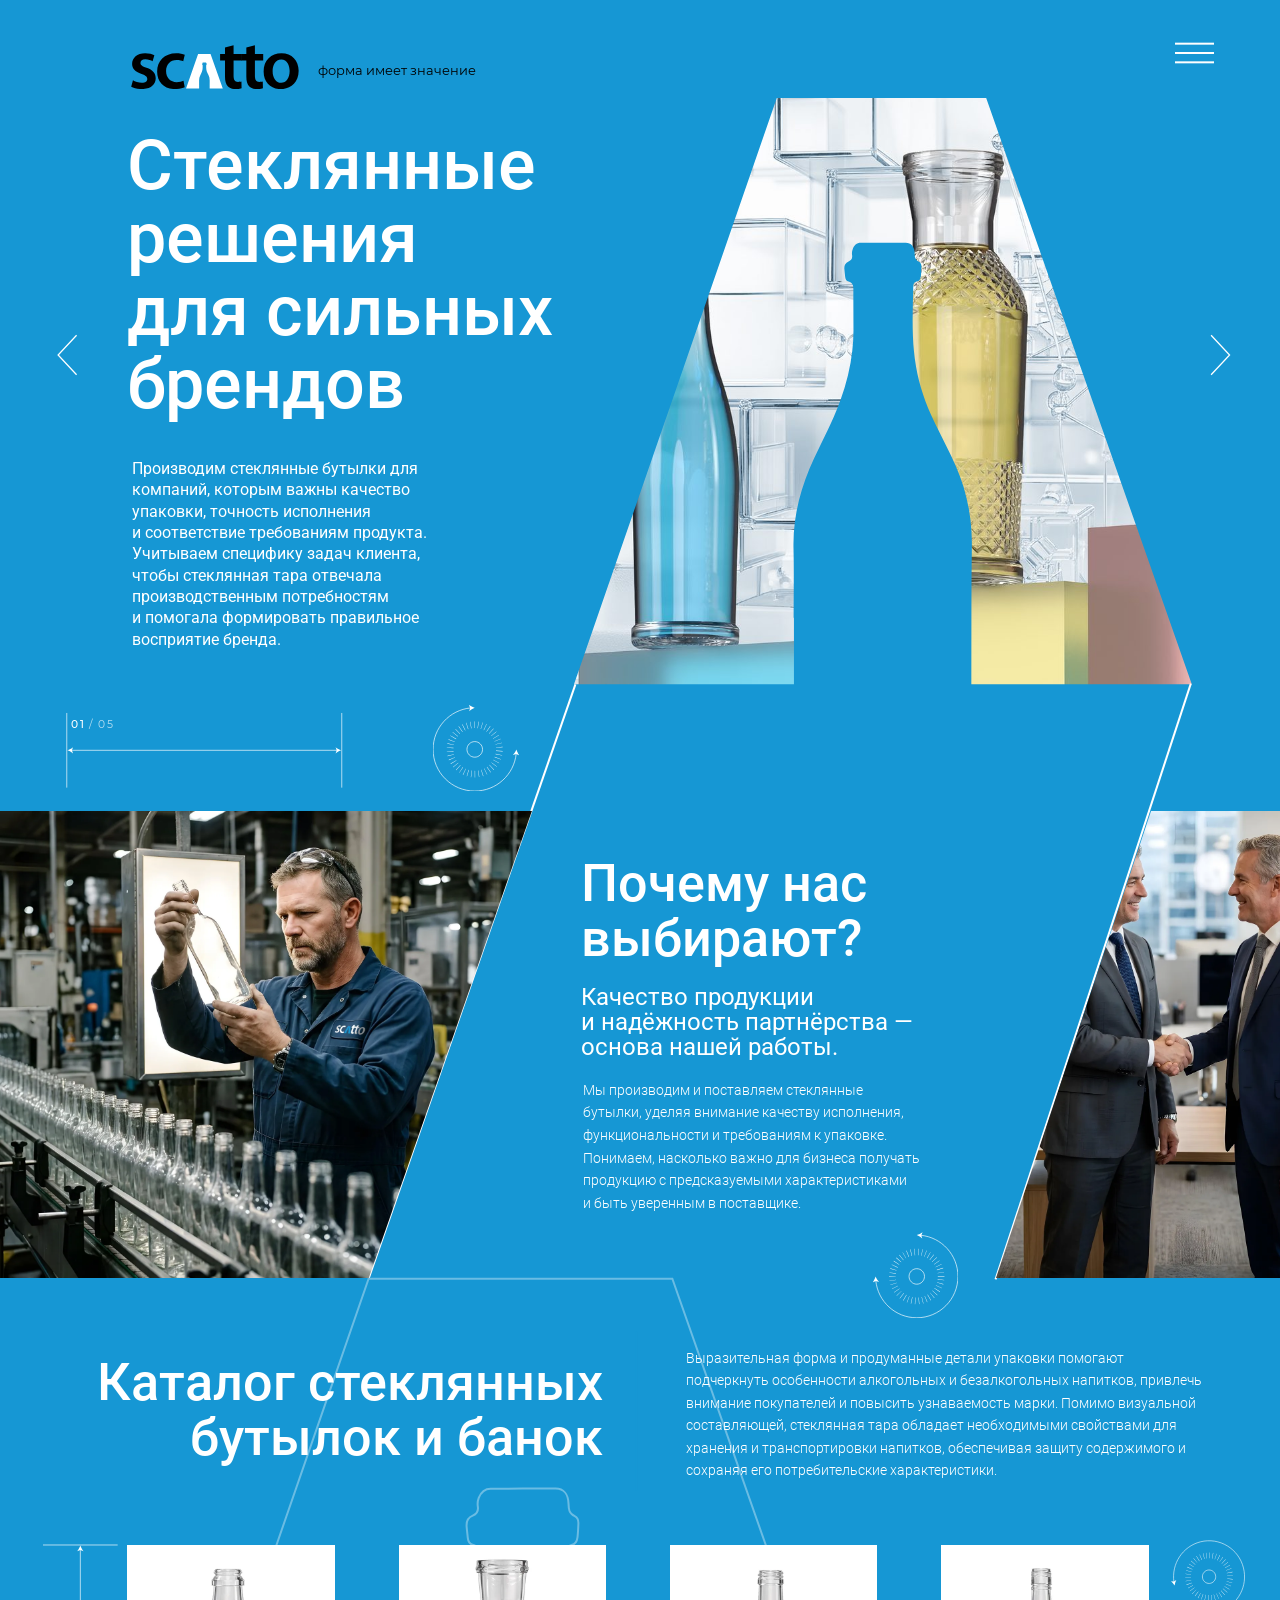
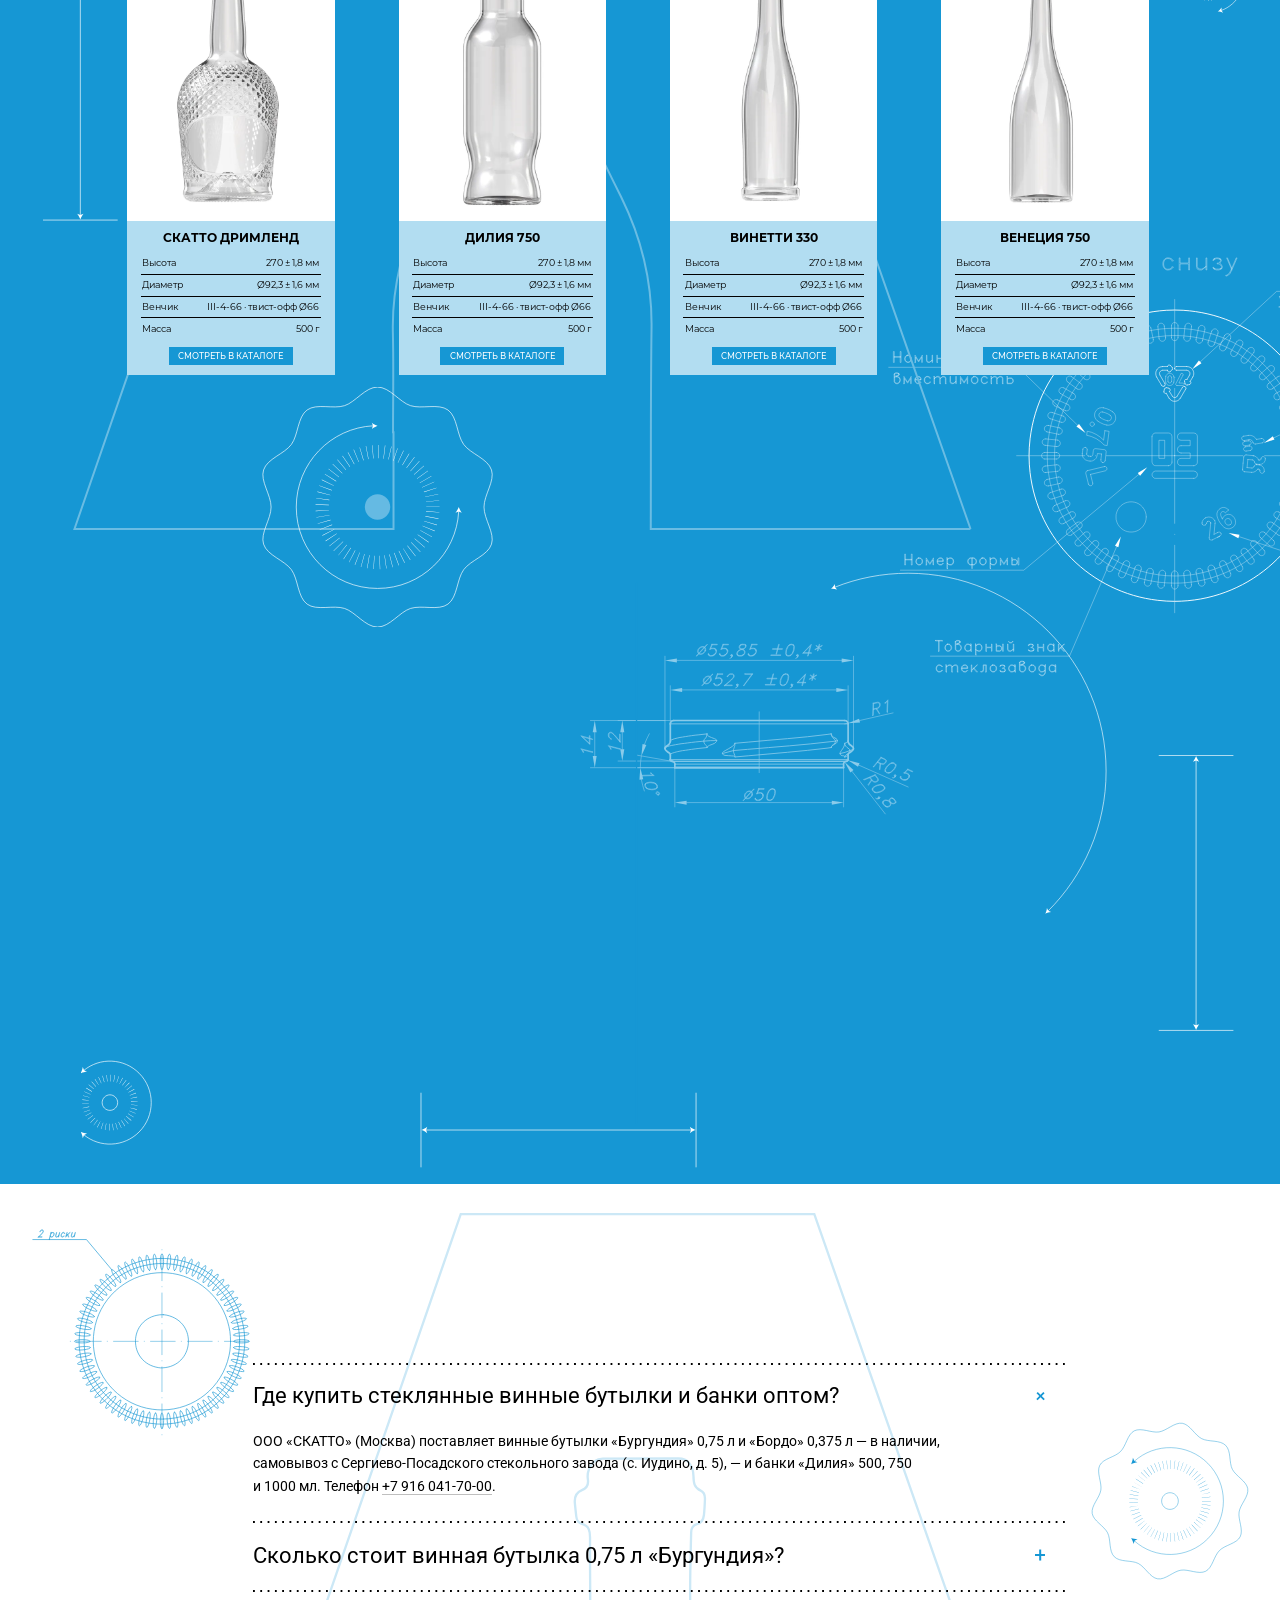
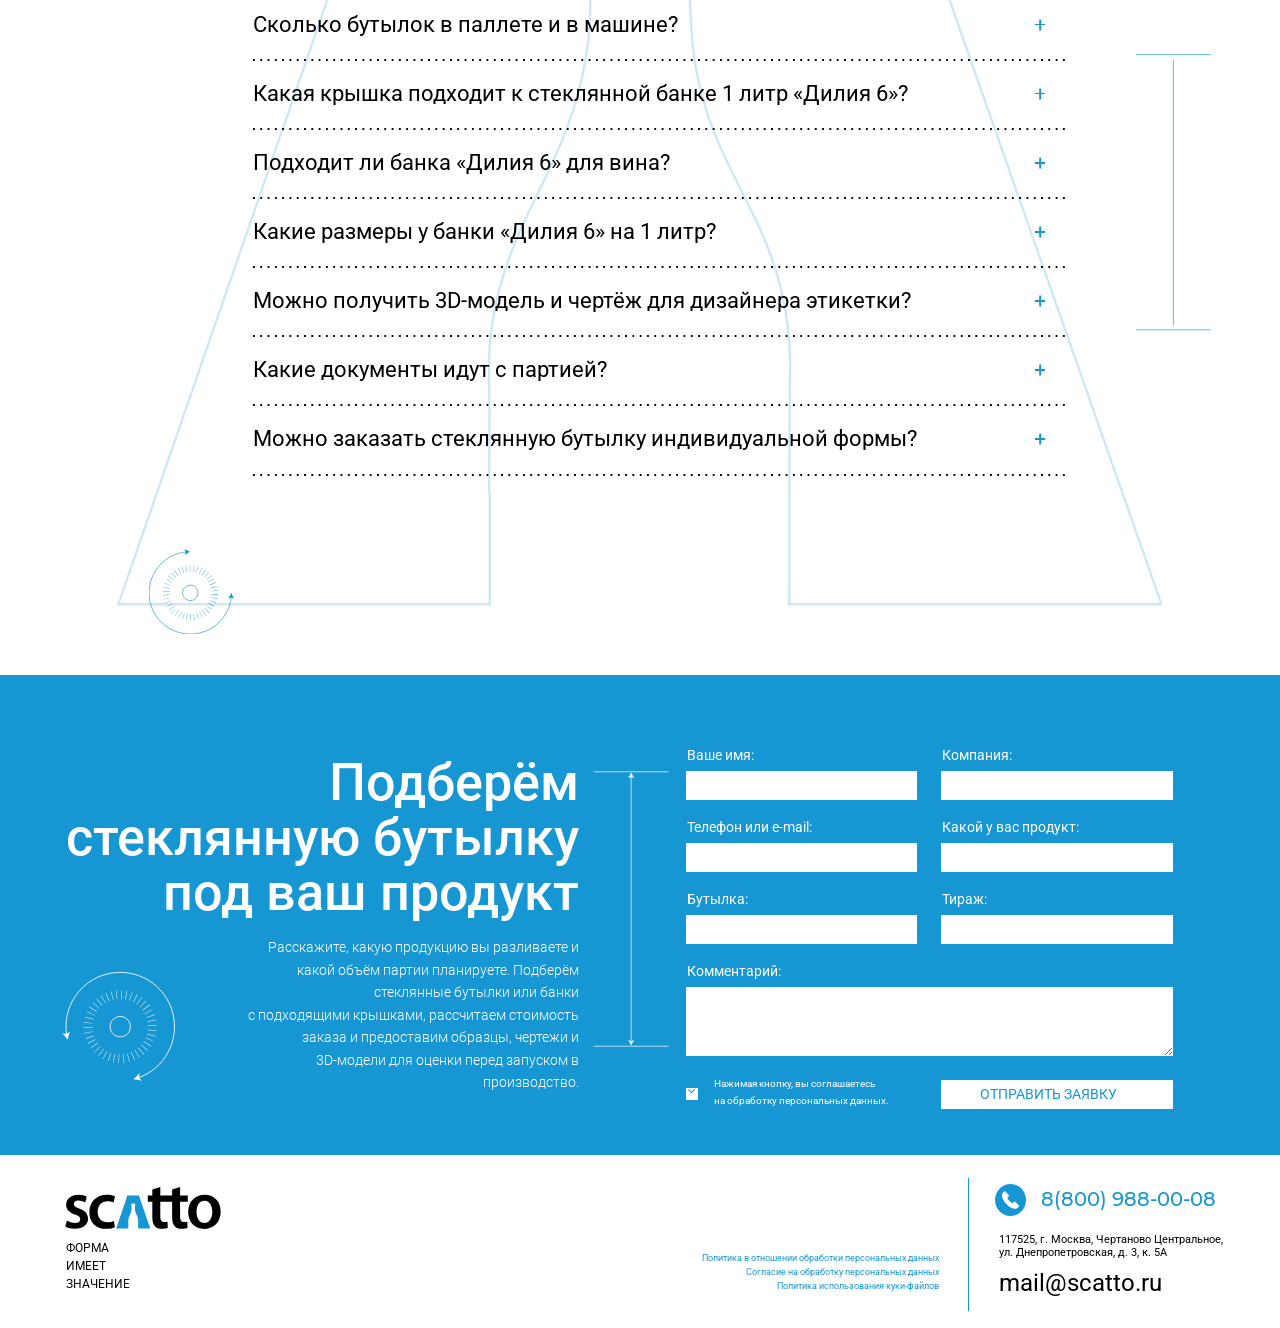
<file: index.html>
<!doctype html>
<html lang="ru">
<head>
<meta charset="utf-8">
<meta name="viewport" content="width=device-width, initial-scale=1, viewport-fit=cover">
<title>SCATTO — стеклянные бутылки для сильных брендов</title>
<meta name="description" content="Производим и поставляем стеклянные бутылки и банки для алкогольных и безалкогольных напитков. Разрабатываем форму, даём 3D-модели и чертежи, бережно доставляем во все регионы России.">
<meta name="theme-color" content="#1697d4">
<meta property="og:type" content="website">
<meta property="og:locale" content="ru_RU">
<meta property="og:site_name" content="SCATTO">
<meta property="og:title" content="SCATTO — стеклянные решения для сильных брендов">
<meta property="og:description" content="Форма имеет значение. Подберём стеклянную бутылку под ваш продукт.">
<meta property="og:image" content="assets/video/slide-1.jpg">
<link rel="icon" href="assets/img/favicon.svg" type="image/svg+xml">
<script>document.documentElement.classList.add("js");try{history.scrollRestoration="manual"}catch(e){}</script>
<link rel="stylesheet" href="styles.css?v=7">
<script type="application/ld+json">{"@context": "https://schema.org", "@type": "FAQPage", "mainEntity": [{"@type": "Question", "name": "Где купить стеклянные винные бутылки и банки оптом?", "acceptedAnswer": {"@type": "Answer", "text": "ООО «СКАТТО» (Москва) поставляет винные бутылки «Бургундия» 0,75 л и «Бордо» 0,375 л — в наличии, самовывоз с Сергиево-Посадского стекольного завода (с. Иудино, д. 5), — и банки «Дилия» 500, 750 и 1000 мл. Телефон +7 916 041-70-00."}}, {"@type": "Question", "name": "Сколько стоит винная бутылка 0,75 л «Бургундия»?", "acceptedAnswer": {"@type": "Answer", "text": "Цена зависит от объёма партии, укупорки и условий доставки и рассчитывается для каждого клиента. Оставьте заявку — менеджер пришлёт предложение в течение рабочего дня."}}, {"@type": "Question", "name": "Сколько бутылок в паллете и в машине?", "acceptedAnswer": {"@type": "Answer", "text": "«Бургундия» 0,75 л под пробку — 1183 шт. в паллете, 26 паллет = 30 758 шт. в машине. «Бургундия» под винт 30×60 — 1014 шт., 26 364 шт. в машине. «Бордо» 0,375 л — 2968 шт., 77 168 шт. в машине. Паллеты с межрядными прокладками в термоусадочной плёнке."}}, {"@type": "Question", "name": "Какая крышка подходит к стеклянной банке 1 литр «Дилия 6»?", "acceptedAnswer": {"@type": "Answer", "text": "Банка «Дилия 6» 1000 мл (артикул B394) имеет венчик III-4-66 под крышку твист-офф диаметром 66 мм. Банка «Дилия 6» 750 мл — венчик III-3-58 под крышку твист-офф 58 мм."}}, {"@type": "Question", "name": "Подходит ли банка «Дилия 6» для вина?", "acceptedAnswer": {"@type": "Answer", "text": "Да. Винзавод «Долина» (Краснодарский край) разливает в литровую «Дилию 6» полусладкое красное и белое вино «Винная долина» под серебристую крышку твист-офф Ø66."}}, {"@type": "Question", "name": "Какие размеры у банки «Дилия 6» на 1 литр?", "acceptedAnswer": {"@type": "Answer", "text": "Высота 270 ± 1,8 мм, наибольший диаметр 92,3 ± 1,6 мм, номинальная вместимость 1000 ± 20 мл, полная — 1102 мл, уровень налива 52 мм от торца, масса 500 г, 504 грани рифления."}}, {"@type": "Question", "name": "Можно получить 3D-модель и чертёж для дизайнера этикетки?", "acceptedAnswer": {"@type": "Answer", "text": "Да. По банкам «Дилия» есть 3D-модель (GLB, STL), чертёж с допусками и рендеры 1600 × 2000. Для винных бутылок 3D-модели готовятся. Оставьте заявку — пришлём файлы."}}, {"@type": "Question", "name": "Какие документы идут с партией?", "acceptedAnswer": {"@type": "Answer", "text": "Декларация соответствия и паспорт качества предоставляются с каждой партией."}}, {"@type": "Question", "name": "Можно заказать стеклянную бутылку индивидуальной формы?", "acceptedAnswer": {"@type": "Answer", "text": "Да. СКАТТО ведёт проект от брифа и эскизов до чертежа, 3D-модели, рендеров и согласования с заводом-изготовителем, затем организует поставку партии."}}]}</script>
</head>
<body>
<div class="pagewrap">
<!--decor-->
<img class="decor decor--1" src="assets/img/decor-1.svg" width="1920" height="901" alt="" aria-hidden="true" data-top="1021.7">
<img class="decor decor--3" src="assets/img/decor-3.svg" width="1920" height="1392" alt="" aria-hidden="true" data-top="1914.1">
<img class="decor decor--4" src="assets/img/decor-4.svg" width="1920" height="965" alt="" aria-hidden="true" data-top="3190.6">
<img class="decor decor--5" src="assets/img/decor-5-faq.svg" width="1920" height="1645" alt="" aria-hidden="true" data-top="4173.3">
<img class="decor decor--6" src="assets/img/decor-6.svg" width="1920" height="421" alt="" aria-hidden="true" data-top="5952.9">
<!--/decor-->
<img class="gauge gauge--1" src="assets/img/gauge-1.svg" width="128" height="128" alt="" aria-hidden="true">
<img class="gauge gauge--2" src="assets/img/gauge-2.svg" width="128" height="129" alt="" aria-hidden="true">
<img class="gauge gauge--3" src="assets/img/gauge-3.svg" width="116" height="113" alt="" aria-hidden="true">
<img class="gauge gauge--4" src="assets/img/gauge-4.svg" width="352" height="359" alt="" aria-hidden="true">
<img class="gauge gauge--5" src="assets/img/gauge-5.svg" width="111" height="136" alt="" aria-hidden="true">
<img class="gauge gauge--6" src="assets/img/gauge-6.svg?v=3" width="237" height="237" alt="" aria-hidden="true">
<img class="gauge gauge--7" src="assets/img/gauge-7.svg?v=3" width="128" height="128" alt="" aria-hidden="true">
<img class="gauge gauge--8" src="assets/img/gauge-8.svg" width="177" height="171" alt="" aria-hidden="true">

<header class="hdr" id="top">
  <a class="logo" href="#top" aria-label="SCATTO, на главную"><img src="assets/img/logo-hero.svg" width="251" height="66" alt="SCATTO"></a>
  <p class="hdr__tag">форма имеет значение</p>
  <button class="burger" type="button" aria-controls="menu" aria-expanded="false" aria-label="Открыть меню"><span></span><span></span><span></span></button>
</header>

<nav class="menu" id="menu" aria-label="Главное меню" hidden>
  <ul class="menu__list">
    <li><a href="#about">О нас</a></li>
    <li><a href="catalog.html">Каталог</a></li>
    <li><a href="stati.html">Статьи</a></li>
    <li><a href="#delivery">Доставка</a></li>
    <li><a href="#faq">Вопросы</a></li>
    <li><a href="#lead">Подобрать бутылку</a></li>
  </ul>
  <a class="menu__phone" href="tel:88009880008">8(800)&nbsp;988-00-08</a>
  <a class="menu__mail" href="mailto:mail@scatto.ru">mail@scatto.ru</a>
</nav>

<main>

<section class="hero" aria-roledescription="карусель" aria-label="Что мы делаем">

  <svg class="svg-defs" width="0" height="0" aria-hidden="true" focusable="false"><defs>
<clipPath id="a-clip" clipPathUnits="objectBoundingBox"><path d="M 1 1 L 0.6672 0 L 0.32825 0 L 0 1 L 0.19301 1 L 0.35604 1 C 0.35602 0.96212 0.35602 0.92423 0.35602 0.88634 L 0.3555 0.88634 C 0.3555 0.84724 0.35624 0.8081 0.35532 0.76901 C 0.35406 0.71459 0.36688 0.66382 0.38849 0.61504 C 0.40311 0.58206 0.41952 0.54992 0.43127 0.51556 C 0.44444 0.47704 0.45235 0.4375 0.45239 0.39642 C 0.4524 0.37325 0.45205 0.35009 0.45221 0.32694 C 0.45226 0.32025 0.45147 0.315 0.44434 0.31297 C 0.44088 0.312 0.43933 0.30889 0.43897 0.30517 C 0.43854 0.30064 0.43798 0.29612 0.43762 0.29159 C 0.43718 0.28575 0.43889 0.28111 0.44443 0.27875 C 0.44908 0.27677 0.45093 0.2733 0.45012 0.26794 C 0.44962 0.26459 0.44994 0.26117 0.45113 0.25786 C 0.45352 0.2513 0.4571 0.24699 0.46456 0.24702 C 0.4887 0.24711 0.51284 0.24667 0.53697 0.24685 C 0.54576 0.24691 0.5511 0.25335 0.55135 0.26457 C 0.55149 0.27106 0.5518 0.27625 0.5583 0.27927 C 0.56139 0.28071 0.5625 0.28441 0.56237 0.28803 C 0.56218 0.29332 0.56198 0.29865 0.56141 0.30391 C 0.56093 0.30826 0.55919 0.312 0.55465 0.31319 C 0.5504 0.31429 0.54923 0.31727 0.54914 0.32162 C 0.54817 0.36716 0.54611 0.41275 0.55359 0.45798 C 0.559 0.49072 0.56916 0.52187 0.58295 0.55171 C 0.59194 0.57115 0.60112 0.5905 0.61021 0.6099 C 0.63294 0.65835 0.64472 0.70923 0.64399 0.76363 C 0.64297 0.83881 0.64336 0.91401 0.64316 0.98919 C 0.64315 0.99279 0.64315 0.9964 0.64315 1 L 0.69903 1 L 1 1"/></clipPath>
  </defs></svg>
  <div class="hero__win" aria-hidden="true">
  <div class="hero__media">
      <video class="hero__video is-on" data-s="1" muted playsinline preload="auto" poster="assets/video/slide-1.jpg"></video>
      <video class="hero__video" muted playsinline preload="none"></video>
    </div>
    <div class="hero__cover"></div>
  </div>

  <div class="hero__slides">
    <article class="slide is-on" data-video="assets/video/slide-1.mp4" data-video-m="assets/video/slide-1-m.mp4" data-poster="assets/video/slide-1.jpg" aria-roledescription="слайд" aria-label="1 из 5">
      <h1 class="slide__title"><span class="ln"><span>Стеклянные</span></span> <span class="ln"><span>решения</span></span> <span class="ln"><span>для сильных</span></span> <span class="ln"><span>брендов</span></span></h1>
      <p class="slide__text">Производим стеклянные бутылки для <br class="d">компаний, которым важны качество <br class="d">упаковки, точность исполнения <br class="d">и&nbsp;соответствие требованиям продукта. <br class="d">Учитываем специфику задач клиента, <br class="d">чтобы стеклянная тара отвечала <br class="d">производственным потребностям <br class="d">и&nbsp;помогала формировать правильное <br class="d">восприятие бренда.</p>
    </article>
    <article class="slide slide--r" data-video="assets/video/slide-2.mp4" data-video-m="assets/video/slide-2-m.mp4" data-poster="assets/video/slide-2.jpg" aria-roledescription="слайд" aria-label="2 из 5" aria-hidden="true">
      <p class="slide__title"><span class="ln"><span>Знаем стекло.</span></span> <span class="ln"><span>Понимаем</span></span> <span class="ln"><span>ваш бизнес.</span></span></p>
      <p class="slide__text">Мы&nbsp;объединяем глубокое понимание <br class="d">свойств стекла и&nbsp;технологий производства <br class="d">с&nbsp;пониманием задач производителей <br class="d">и&nbsp;владельцев брендов. Помогаем подобрать <br class="d">упаковочное решение, которое отвечает <br class="d">требованиям продукта, поддерживает <br class="d">позиционирование бренда и&nbsp;соответствует <br class="d">ожиданиям рынка.</p>
    </article>
    <article class="slide" data-video="assets/video/slide-3.mp4" data-video-m="assets/video/slide-3-m.mp4" data-poster="assets/video/slide-3.jpg" aria-roledescription="слайд" aria-label="3 из 5" aria-hidden="true">
      <p class="slide__title"><span class="ln"><span>Бутылки,</span></span> <span class="ln"><span>в&nbsp;которых</span></span> <span class="ln"><span>качество&nbsp;—</span></span> <span class="ln"><span>стандарт.</span></span></p>
      <p class="slide__text">Мы&nbsp;выстраиваем производство стеклянных <br class="d">бутылок с&nbsp;акцентом на&nbsp;стабильность <br class="d">характеристик, точность исполнения <br class="d">и&nbsp;соблюдение требований к&nbsp;упаковке. <br class="d">Такой подход помогает нашим партнёрам <br class="d">планировать выпуск продукции <br class="d">и&nbsp;поддерживать единый уровень <br class="d">качества бренда.</p>
    </article>
    <article class="slide slide--r" data-video="assets/video/slide-4.mp4" data-video-m="assets/video/slide-4-m.mp4" data-poster="assets/video/slide-4.jpg" aria-roledescription="слайд" aria-label="4 из 5" aria-hidden="true">
      <p class="slide__title"><span class="ln"><span>Бережная</span></span> <span class="ln"><span>доставка</span></span> <span class="ln"><span>по&nbsp;всей</span></span> <span class="ln"><span>России.</span></span></p>
      <p class="slide__text">Организуем логистику с&nbsp;учётом <br class="d">особенностей стеклянной тары <br class="d">и&nbsp;требований к&nbsp;её&nbsp;транспортировке. <br class="d">Наша задача&nbsp;— обеспечить сохранность <br class="d">заказа в&nbsp;пути и&nbsp;удобство поставок <br class="d">для вашего бизнеса.</p>
    </article>
    <article class="slide" data-video="assets/video/slide-5.mp4" data-video-m="assets/video/slide-5-m.mp4" data-poster="assets/video/slide-5.jpg" aria-roledescription="слайд" aria-label="5 из 5" aria-hidden="true">
      <p class="slide__title"><span class="ln"><span>Уникальная</span></span> <span class="ln"><span>форма&nbsp;—</span></span> <span class="ln"><span>узнаваемый</span></span> <span class="ln"><span>бренд.</span></span></p>
      <p class="slide__text">Разрабатываем дизайн стеклянных бутылок <br class="d">с&nbsp;учётом особенностей продукта, <br class="d">позиционирования бренда и&nbsp;требований <br class="d">производства. Создаём выразительную <br class="d">форму, которая подчёркивает <br class="d">индивидуальность продукта, помогает <br class="d">выделиться на&nbsp;полке и&nbsp;формирует <br class="d">узнаваемый образ бренда.</p>
    </article>
  </div>

  <div class="hero__progress" aria-hidden="true"><i></i></div>
  <p class="hero__count" aria-hidden="true"><b>01</b><span>/ 05</span></p>
  <div class="hero__nav">
    <button class="hero__arr hero__arr--prev" type="button" aria-label="Предыдущий слайд"><svg viewBox="0 0 33 66" width="33" height="66" aria-hidden="true"><path d="M31 2L2 33l29 31" fill="none" stroke="currentColor" stroke-width="2"/></svg></button>
    <button class="hero__arr hero__arr--next" type="button" aria-label="Следующий слайд"><svg viewBox="0 0 33 66" width="33" height="66" aria-hidden="true"><path d="M2 2l29 31L2 64" fill="none" stroke="currentColor" stroke-width="2"/></svg></button>
  </div>
</section>

<section class="why" id="about" aria-labelledby="why-title">
  <div class="why__photo why__photo--l" data-anim="left"><img src="assets/img/worker.webp" width="1730" height="1730" alt="Мастер SCATTO проверяет стеклянную бутылку на просвет в цехе" loading="lazy"></div>
  <div class="why__photo why__photo--r" data-anim="right"><img src="assets/img/hands.webp" width="1270" height="1700" alt="Партнёры пожимают руки после подписания договора" loading="lazy"></div>
  <div class="why__in">
    <h2 class="h2 why__title" id="why-title" data-anim="up">Почему нас <br class="d">выбирают?</h2>
    <p class="why__lead" data-anim="up" data-d="150">Качество продукции <br class="d">и&nbsp;надёжность партнёрства&nbsp;— <br class="d">основа нашей работы.</p>
    <p class="txt why__txt" data-anim="up" data-d="300">Мы&nbsp;производим и&nbsp;поставляем стеклянные <br class="d">бутылки, уделяя внимание качеству исполнения, <br class="d">функциональности и&nbsp;требованиям к&nbsp;упаковке. <br class="d">Понимаем, насколько важно для бизнеса получать <br class="d">продукцию с&nbsp;предсказуемыми характеристиками <br class="d">и&nbsp;быть уверенным в&nbsp;поставщике.</p>
  </div>
</section>

<section class="cat" id="catalog" aria-labelledby="cat-title">
  <div class="cat__head">
    <h2 class="h2 cat__title" id="cat-title" data-anim="left">Каталог стеклянных <br class="d">бутылок и&nbsp;банок</h2>
    <p class="txt cat__txt" data-anim="right" data-d="150">Выразительная форма и&nbsp;продуманные детали упаковки помогают <br class="d">подчеркнуть особенности алкогольных и&nbsp;безалкогольных напитков, привлечь <br class="d">внимание покупателей и&nbsp;повысить узнаваемость марки. Помимо визуальной <br class="d">составляющей, стеклянная тара обладает необходимыми свойствами для <br class="d">хранения и&nbsp;транспортировки напитков, обеспечивая защиту содержимого и <br class="d">сохраняя его потребительские характеристики.</p>
  </div>
  <ul class="cards">
    <li class="card" data-anim="up">
      <img class="card__img" src="assets/img/dreamland.webp" width="620" height="827" alt="Стеклянная бутылка СКАТТО Дримленд с рельефным ромбовидным узором" loading="lazy">
      <div class="card__body">
        <h3 class="card__title">СКАТТО ДРИМЛЕНД</h3>
        <dl class="card__spec"><div><dt>Высота</dt><dd>270&nbsp;±&nbsp;1,8&nbsp;мм</dd></div><div><dt>Диаметр</dt><dd>Ø92,3&nbsp;±&nbsp;1,6&nbsp;мм</dd></div><div><dt>Венчик</dt><dd>III-4-66 · твист-офф&nbsp;Ø66</dd></div><div><dt>Масса</dt><dd>500&nbsp;г</dd></div></dl>
        <a class="btn btn--sm" href="catalog.html">Смотреть в&nbsp;каталоге</a>
      </div>
    </li>
    <li class="card" data-anim="up" data-d="120">
      <img class="card__img" src="assets/img/diliya-750.webp" width="620" height="827" alt="Стеклянная банка-бутылка Дилия 750 мл" loading="lazy">
      <div class="card__body">
        <h3 class="card__title">ДИЛИЯ 750</h3>
        <dl class="card__spec"><div><dt>Высота</dt><dd>270&nbsp;±&nbsp;1,8&nbsp;мм</dd></div><div><dt>Диаметр</dt><dd>Ø92,3&nbsp;±&nbsp;1,6&nbsp;мм</dd></div><div><dt>Венчик</dt><dd>III-4-66 · твист-офф&nbsp;Ø66</dd></div><div><dt>Масса</dt><dd>500&nbsp;г</dd></div></dl>
        <a class="btn btn--sm" href="catalog.html">Смотреть в&nbsp;каталоге</a>
      </div>
    </li>
    <li class="card" data-anim="up" data-d="240">
      <img class="card__img" src="assets/img/vinetti-330.webp" width="620" height="827" alt="Стеклянная бутылка Винетти 330 мл" loading="lazy">
      <div class="card__body">
        <h3 class="card__title">ВИНЕТТИ 330</h3>
        <dl class="card__spec"><div><dt>Высота</dt><dd>270&nbsp;±&nbsp;1,8&nbsp;мм</dd></div><div><dt>Диаметр</dt><dd>Ø92,3&nbsp;±&nbsp;1,6&nbsp;мм</dd></div><div><dt>Венчик</dt><dd>III-4-66 · твист-офф&nbsp;Ø66</dd></div><div><dt>Масса</dt><dd>500&nbsp;г</dd></div></dl>
        <a class="btn btn--sm" href="catalog.html">Смотреть в&nbsp;каталоге</a>
      </div>
    </li>
    <li class="card" data-anim="up" data-d="360">
      <img class="card__img" src="assets/img/venecia-750.webp" width="620" height="827" alt="Стеклянная бутылка Венеция 750 мл" loading="lazy">
      <div class="card__body">
        <h3 class="card__title">ВЕНЕЦИЯ 750</h3>
        <dl class="card__spec"><div><dt>Высота</dt><dd>270&nbsp;±&nbsp;1,8&nbsp;мм</dd></div><div><dt>Диаметр</dt><dd>Ø92,3&nbsp;±&nbsp;1,6&nbsp;мм</dd></div><div><dt>Венчик</dt><dd>III-4-66 · твист-офф&nbsp;Ø66</dd></div><div><dt>Масса</dt><dd>500&nbsp;г</dd></div></dl>
        <a class="btn btn--sm" href="catalog.html">Смотреть в&nbsp;каталоге</a>
      </div>
    </li>
  </ul>
  <div class="cards__nav">
    <button class="cards__arr cards__arr--prev" type="button" data-cards="-1" aria-label="Предыдущая бутылка" disabled><svg viewBox="0 0 33 66" width="33" height="66" aria-hidden="true"><path d="M31 2L2 33l29 31" fill="none" stroke="currentColor" stroke-width="2"/></svg></button>
    <button class="cards__arr cards__arr--next" type="button" data-cards="1" aria-label="Следующая бутылка"><svg viewBox="0 0 33 66" width="33" height="66" aria-hidden="true"><path d="M2 2l29 31L2 64" fill="none" stroke="currentColor" stroke-width="2"/></svg></button>
  </div>
  <a class="btn btn--lg cat__more" href="catalog.html" data-anim="up">Перейти в&nbsp;каталог</a>
</section>

<section class="logi" id="delivery" aria-labelledby="logi-title">
  <div class="logi__l">
    <h2 class="h2 logi__title" id="logi-title" data-anim="left">Надёжные поставки. <br class="d">Уверенность <br class="d">в&nbsp;каждой бутылке.</h2>
    <p class="txt logi__txt" data-anim="left" data-d="150">Мы&nbsp;понимаем, насколько важна сохранность стеклянной <br class="d">упаковки для бесперебойной работы производства и <br class="d">стабильности поставок. Поэтому уделяем особое внимание <br class="d">организации логистики, учитывая хрупкость стеклянных бутылок <br class="d">и&nbsp;необходимость их&nbsp;надёжной защиты при транспортировке. <br class="d">Организуем бережную доставку заказов во&nbsp;все регионы России, <br class="d">чтобы клиенты могли получать продукцию в&nbsp;надлежащем <br class="d">состоянии, планировать закупки и&nbsp;поддерживать необходимые <br class="d">запасы упаковки. Мы&nbsp;стремимся сделать поставки стеклянной <br class="d">тары предсказуемым и&nbsp;удобным процессом, чтобы наши <br class="d">партнёры могли сосредоточиться на&nbsp;производстве и&nbsp;развитии <br class="d">своего бизнеса.</p>
  </div>
  <div class="logi__globe" data-anim="zoom">
    <video class="logi__video" muted loop playsinline preload="none" poster="assets/video/globe-start.jpg" data-src="assets/video/globe-loop.mp4" disablepictureinpicture disableremoteplayback controlslist="nodownload noplaybackrate nofullscreen" x-webkit-airplay="deny" aria-label="Глобус с маршрутами поставок из Москвы по России"></video>
  </div>
  <p class="h2 logi__title2" data-anim="right" data-d="200">Каждая бутылка <br class="d">заслуживает <br class="d">бережной доставки.</p>
</section>

<section class="faq" id="faq" aria-labelledby="faq-title">
  <div class="faq__in">
    <h2 class="h2 faq__title" id="faq-title" data-anim="up">Часто задаваемые вопросы <br class="d">о&nbsp;стеклянных бутылках:</h2>
    <div class="faq__list">
      <div class="qa is-open">
        <h3 class="qa__h"><button class="qa__q" type="button" aria-expanded="true" aria-controls="qa1" id="qa1-q">Где купить стеклянные винные бутылки и&nbsp;банки оптом?<i class="qa__ico" aria-hidden="true"></i></button></h3>
        <div class="qa__a" id="qa1" role="region" aria-labelledby="qa1-q"><div><p>ООО «СКАТТО» (Москва) поставляет винные бутылки «Бургундия» 0,75&nbsp;л и&nbsp;«Бордо» 0,375&nbsp;л&nbsp;— в наличии, <br class="d"> самовывоз с&nbsp;Сергиево-Посадского стекольного завода (с.&nbsp;Иудино, д.&nbsp;5),&nbsp;— и&nbsp;банки «Дилия» 500, 750 <br class="d">и&nbsp;1000&nbsp;мл. Телефон <a href="tel:+79160417000">+7&nbsp;916&nbsp;041-70-00</a>.</p></div></div>
      </div>
      <div class="qa">
        <h3 class="qa__h"><button class="qa__q" type="button" aria-expanded="false" aria-controls="qa2" id="qa2-q">Сколько стоит винная бутылка 0,75&nbsp;л «Бургундия»?<i class="qa__ico" aria-hidden="true"></i></button></h3>
        <div class="qa__a" id="qa2" role="region" aria-labelledby="qa2-q"><div><p>Цена зависит от&nbsp;объёма партии, укупорки и&nbsp;условий доставки и&nbsp;рассчитывается для&nbsp;каждого клиента. Оставьте заявку&nbsp;— менеджер пришлёт предложение в&nbsp;течение рабочего дня.</p></div></div>
      </div>
      <div class="qa">
        <h3 class="qa__h"><button class="qa__q" type="button" aria-expanded="false" aria-controls="qa3" id="qa3-q">Сколько бутылок в&nbsp;паллете и&nbsp;в&nbsp;машине?<i class="qa__ico" aria-hidden="true"></i></button></h3>
        <div class="qa__a" id="qa3" role="region" aria-labelledby="qa3-q"><div><p>«Бургундия» 0,75&nbsp;л под&nbsp;пробку&nbsp;— 1183&nbsp;шт. в&nbsp;паллете, 26&nbsp;паллет&nbsp;= 30&nbsp;758&nbsp;шт. в&nbsp;машине. «Бургундия» под&nbsp;винт 30×60&nbsp;— 1014&nbsp;шт., 26&nbsp;364&nbsp;шт. в&nbsp;машине. «Бордо» 0,375&nbsp;л&nbsp;— 2968&nbsp;шт., 77&nbsp;168&nbsp;шт. в&nbsp;машине. Паллеты с&nbsp;межрядными прокладками в&nbsp;термоусадочной плёнке.</p></div></div>
      </div>
      <div class="qa">
        <h3 class="qa__h"><button class="qa__q" type="button" aria-expanded="false" aria-controls="qa4" id="qa4-q">Какая крышка подходит к&nbsp;стеклянной банке 1&nbsp;литр «Дилия&nbsp;6»?<i class="qa__ico" aria-hidden="true"></i></button></h3>
        <div class="qa__a" id="qa4" role="region" aria-labelledby="qa4-q"><div><p>Банка «Дилия&nbsp;6» 1000&nbsp;мл (артикул B394) имеет венчик III-4-66 под&nbsp;крышку твист-офф диаметром 66&nbsp;мм. Банка «Дилия&nbsp;6» 750&nbsp;мл&nbsp;— венчик III-3-58 под&nbsp;крышку твист-офф 58&nbsp;мм.</p></div></div>
      </div>
      <div class="qa">
        <h3 class="qa__h"><button class="qa__q" type="button" aria-expanded="false" aria-controls="qa5" id="qa5-q">Подходит ли банка «Дилия&nbsp;6» для&nbsp;вина?<i class="qa__ico" aria-hidden="true"></i></button></h3>
        <div class="qa__a" id="qa5" role="region" aria-labelledby="qa5-q"><div><p>Да. Винзавод «Долина» (Краснодарский край) разливает в&nbsp;литровую «Дилию&nbsp;6» полусладкое красное и&nbsp;белое вино «Винная долина» под&nbsp;серебристую крышку твист-офф Ø66.</p></div></div>
      </div>
      <div class="qa">
        <h3 class="qa__h"><button class="qa__q" type="button" aria-expanded="false" aria-controls="qa6" id="qa6-q">Какие размеры у&nbsp;банки «Дилия&nbsp;6» на&nbsp;1&nbsp;литр?<i class="qa__ico" aria-hidden="true"></i></button></h3>
        <div class="qa__a" id="qa6" role="region" aria-labelledby="qa6-q"><div><p>Высота 270&nbsp;± 1,8&nbsp;мм, наибольший диаметр 92,3&nbsp;± 1,6&nbsp;мм, номинальная вместимость 1000&nbsp;± 20&nbsp;мл, полная&nbsp;— 1102&nbsp;мл, уровень налива 52&nbsp;мм от&nbsp;торца, масса 500&nbsp;г, 504&nbsp;грани рифления.</p></div></div>
      </div>
      <div class="qa">
        <h3 class="qa__h"><button class="qa__q" type="button" aria-expanded="false" aria-controls="qa7" id="qa7-q">Можно получить 3D-модель и&nbsp;чертёж для&nbsp;дизайнера этикетки?<i class="qa__ico" aria-hidden="true"></i></button></h3>
        <div class="qa__a" id="qa7" role="region" aria-labelledby="qa7-q"><div><p>Да. По&nbsp;банкам «Дилия» есть 3D-модель (GLB, STL), чертёж с&nbsp;допусками и&nbsp;рендеры 1600&nbsp;× 2000. Для&nbsp;винных бутылок 3D-модели готовятся. Оставьте заявку&nbsp;— пришлём файлы.</p></div></div>
      </div>
      <div class="qa">
        <h3 class="qa__h"><button class="qa__q" type="button" aria-expanded="false" aria-controls="qa8" id="qa8-q">Какие документы идут с&nbsp;партией?<i class="qa__ico" aria-hidden="true"></i></button></h3>
        <div class="qa__a" id="qa8" role="region" aria-labelledby="qa8-q"><div><p>Декларация соответствия и&nbsp;паспорт качества предоставляются с&nbsp;каждой партией.</p></div></div>
      </div>
      <div class="qa">
        <h3 class="qa__h"><button class="qa__q" type="button" aria-expanded="false" aria-controls="qa9" id="qa9-q">Можно заказать стеклянную бутылку индивидуальной формы?<i class="qa__ico" aria-hidden="true"></i></button></h3>
        <div class="qa__a" id="qa9" role="region" aria-labelledby="qa9-q"><div><p>Да. СКАТТО ведёт проект от&nbsp;брифа и&nbsp;эскизов до&nbsp;чертежа, 3D-модели, рендеров и&nbsp;согласования с&nbsp;заводом-изготовителем, затем организует поставку партии.</p></div></div>
      </div>
    </div>
  </div>
</section>

<section class="lead" id="lead" aria-labelledby="lead-title">
  <div class="lead__l">
    <h2 class="h2 lead__title" id="lead-title" data-anim="left">Подберём <br class="d">стеклянную бутылку <br class="d">под ваш продукт</h2>
    <p class="txt lead__txt" data-anim="left" data-d="150">Расскажите, какую продукцию вы&nbsp;разливаете и <br class="d">какой объём партии планируете. Подберём <br class="d">стеклянные бутылки или банки <br class="d">с&nbsp;подходящими крышками, рассчитаем стоимость <br class="d">заказа и&nbsp;предоставим образцы, чертежи и <br class="d">3D-модели для оценки перед запуском в <br class="d">производство.</p>
  </div>
  <form class="form" action="#" method="post" novalidate data-anim="right" data-d="200">
    <label class="fld"><span class="fld__l">Ваше имя:</span><input class="fld__i" type="text" name="name" autocomplete="name" required></label>
    <label class="fld"><span class="fld__l">Компания:</span><input class="fld__i" type="text" name="company" autocomplete="organization"></label>
    <label class="fld"><span class="fld__l">Телефон или e-mail:</span><input class="fld__i" type="text" name="contact" autocomplete="tel" inputmode="email" required></label>
    <label class="fld"><span class="fld__l">Какой у&nbsp;вас продукт:</span><input class="fld__i" type="text" name="product"></label>
    <label class="fld"><span class="fld__l">Бутылка:</span><input class="fld__i" type="text" name="bottle"></label>
    <label class="fld"><span class="fld__l">Тираж:</span><input class="fld__i" type="text" name="volume" inputmode="numeric"></label>
    <label class="fld fld--wide"><span class="fld__l">Комментарий:</span><textarea class="fld__i fld__t" name="comment" rows="3"></textarea></label>
    <label class="agree"><input class="agree__i" type="checkbox" name="agree" checked required><span class="agree__box" aria-hidden="true"></span><span class="agree__t">Нажимая кнопку, вы&nbsp;соглашаетесь <br>на&nbsp;обработку персональных данных.</span></label>
    <button class="btn form__send" type="submit">Отправить заявку</button>
    <p class="form__msg" role="status" aria-live="polite"></p>
  </form>
</section>

</main>

<footer class="ftr" id="contacts">
  <div class="ftr__brand">
    <a class="ftr__logo" href="#top" aria-label="SCATTO, наверх"><img src="assets/img/logo-foot.svg" width="235" height="62" alt="SCATTO" loading="lazy"></a>
    <p class="ftr__tag">Форма <br>имеет <br>значение</p>
  </div>
  <ul class="ftr__docs">
    <li><a href="#">Политика в&nbsp;отношении обработки персональных данных</a></li>
    <li><a href="#">Согласие на&nbsp;обработку персональных данных</a></li>
    <li><a href="#">Политика использования куки-файлов</a></li>
  </ul>
  <address class="ftr__contacts">
    <a class="phone" href="tel:88009880008"><img class="phone__ico" src="assets/img/phone.svg" width="47" height="47" alt="" loading="lazy"><span class="phone__num">8(800)&nbsp;988-00-08</span></a>
    <p class="ftr__addr">117525, г.&nbsp;Москва, Чертаново Центральное, <br>ул.&nbsp;Днепропетровская, д.&nbsp;3, к.&nbsp;5А</p>
    <a class="ftr__mail" href="mailto:mail@scatto.ru">mail@scatto.ru</a>
  </address>
</footer>
</div>

<script src="script.js?v=9" defer></script>
</body>
</html>
</file>
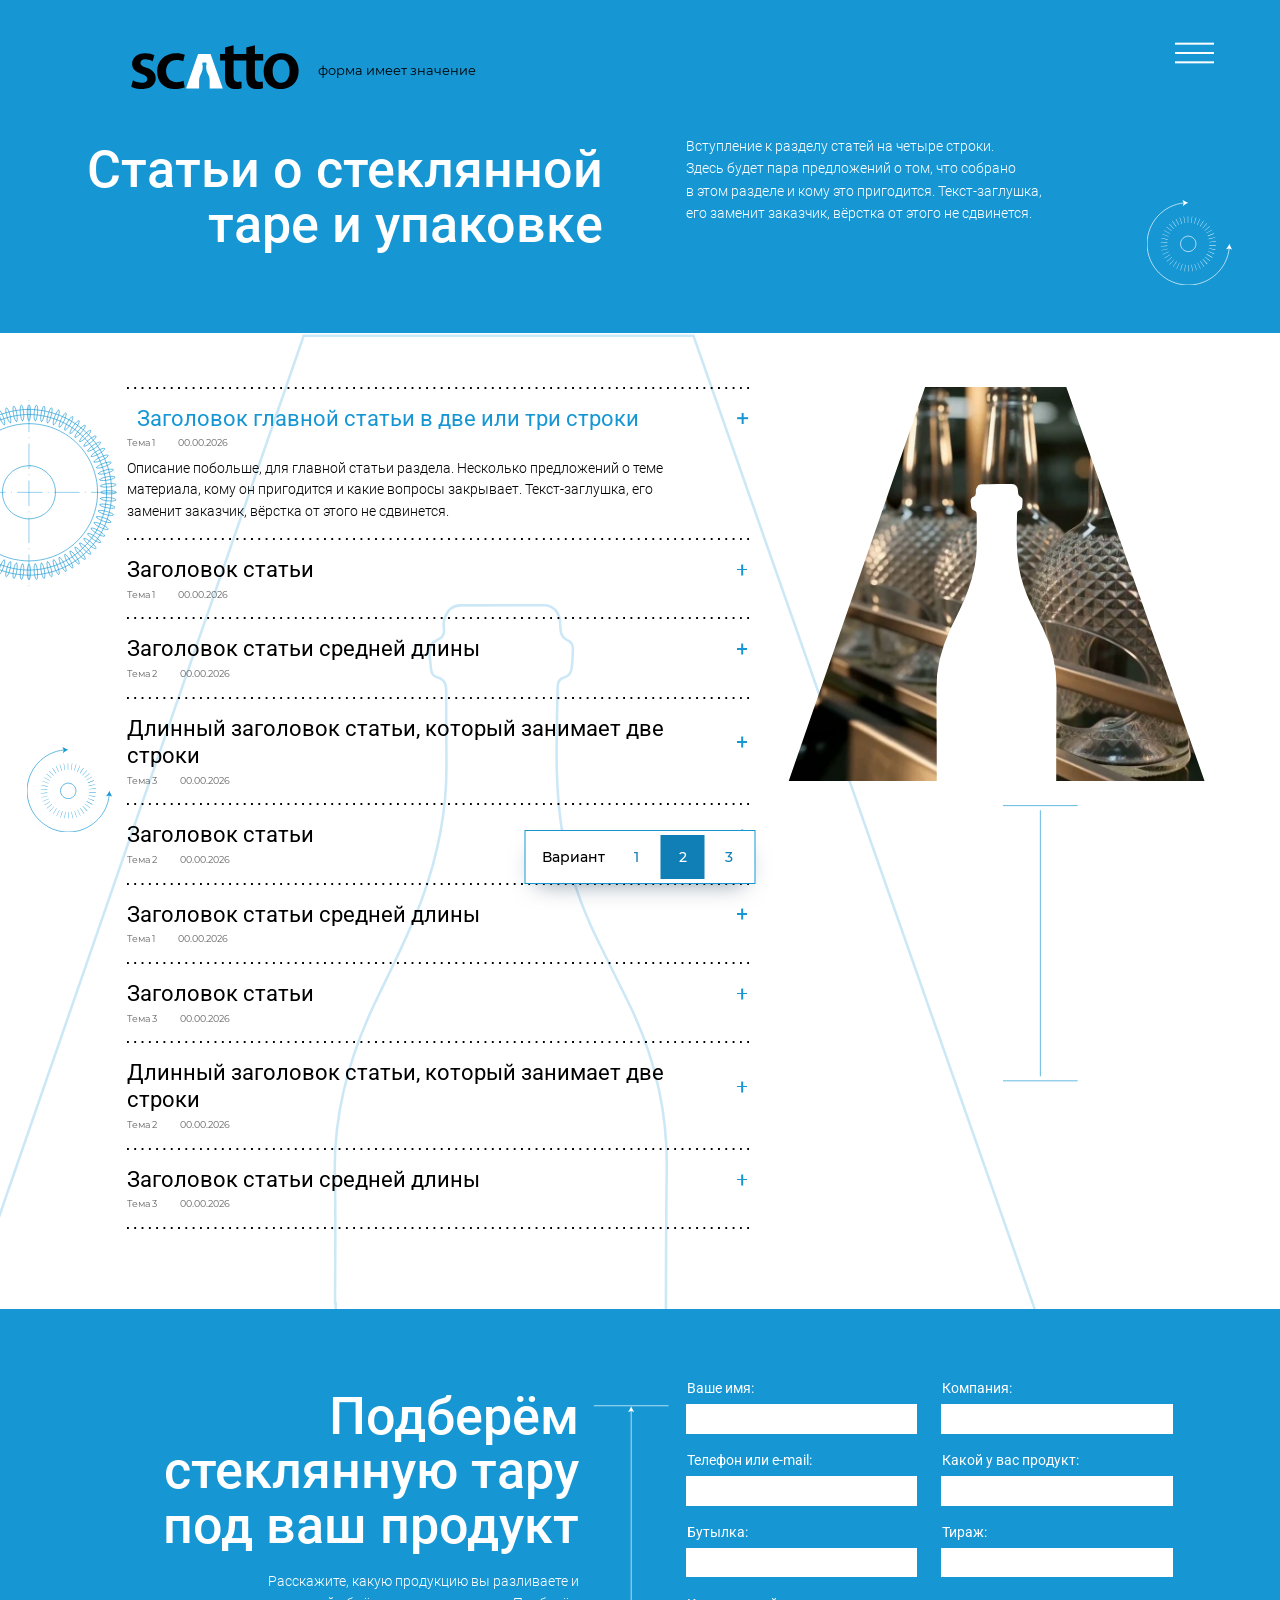
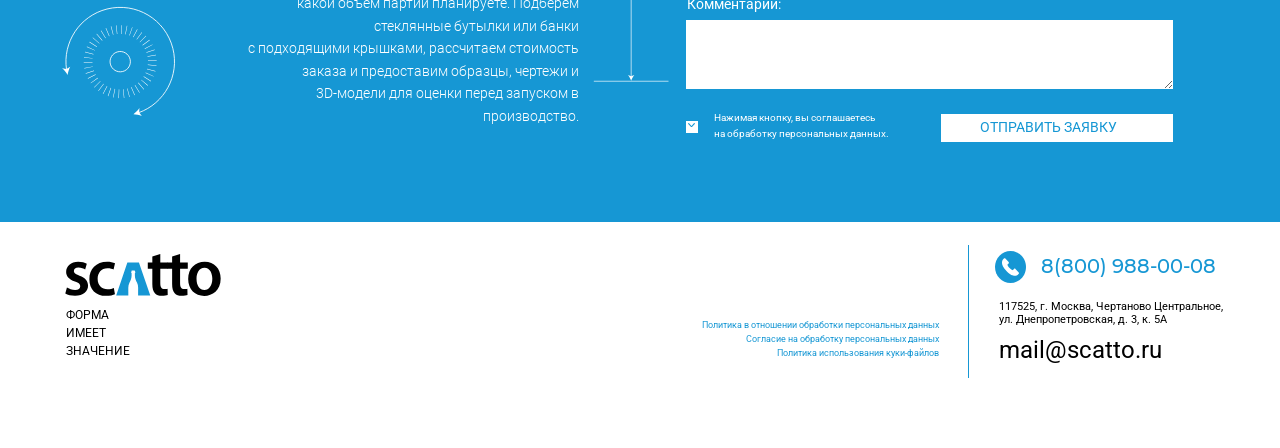
<file: stati-2.html>
<!doctype html>
<html lang="ru">
<head>
<meta charset="utf-8">
<meta name="viewport" content="width=device-width, initial-scale=1, viewport-fit=cover">
<title>Статьи о стеклянной таре, вариант 2 | SCATTO</title>
<meta name="description" content="Статьи о стеклянных бутылках, банках и упаковке для производителей напитков.">
<meta name="robots" content="noindex">
<meta name="theme-color" content="#1697d4">
<meta property="og:type" content="website">
<meta property="og:locale" content="ru_RU">
<meta property="og:site_name" content="SCATTO">
<meta property="og:title" content="Статьи о стеклянной таре, вариант 2 | SCATTO">
<meta property="og:description" content="Статьи о стеклянных бутылках, банках и упаковке для производителей напитков.">
<meta property="og:image" content="assets/img/art-prod.jpg">
<link rel="icon" href="assets/img/favicon.svg" type="image/svg+xml">
<script>document.documentElement.className+=" js";try{history.scrollRestoration="manual"}catch(e){}</script>
<link rel="stylesheet" href="styles.css?v=7">
<link rel="stylesheet" href="stati.css">
</head>
<body class="is-stati has-vsw">
<div class="pagewrap pagewrap--free">
<header class="hdr" id="top">
  <a class="logo" href="index.html" aria-label="SCATTO, на главную"><img src="assets/img/logo-hero.svg" width="251" height="66" alt="SCATTO"></a>
  <p class="hdr__tag">форма имеет значение</p>
  <button class="burger" type="button" aria-controls="menu" aria-expanded="false" aria-label="Открыть меню"><span></span><span></span><span></span></button>
</header>

<nav class="menu" id="menu" aria-label="Главное меню" hidden>
  <ul class="menu__list">
    <li><a href="index.html#about">О нас</a></li>
    <li><a href="catalog.html">Каталог</a></li>
    <li><a href="stati.html">Статьи</a></li>
    <li><a href="index.html#delivery">Доставка</a></li>
    <li><a href="index.html#faq">Вопросы</a></li>
    <li><a href="#lead">Подобрать бутылку</a></li>
  </ul>
  <a class="menu__phone" href="tel:88009880008">8(800)&nbsp;988-00-08</a>
  <a class="menu__mail" href="mailto:mail@scatto.ru">mail@scatto.ru</a>
</nav>

<main>
<section class="ah a2" id="articles" aria-labelledby="ah-title">
  <img class="gauge gauge--1" src="assets/img/gauge-1.svg" width="128" height="128" alt="" aria-hidden="true">
  <h1 class="h2 ah__title" id="ah-title" data-anim="left">Статьи о&nbsp;стеклянной <br class="d">таре и&nbsp;упаковке</h1>
  <p class="txt ah__txt" data-anim="right" data-d="150">Вступление к разделу статей на четыре строки. <br class="d">Здесь будет пара предложений о том, что собрано <br class="d">в&nbsp;этом разделе и&nbsp;кому это пригодится. Текст-заглушка, <br class="d">его заменит заказчик, вёрстка от этого не сдвинется.</p>
</section>

<section class="ax" aria-label="Список статей">
  <img class="decor decor--5" src="assets/img/decor-5.svg" width="1920" height="1645" alt="" aria-hidden="true">
  <img class="gauge gauge--7" src="assets/img/gauge-7.svg" width="128" height="128" alt="" aria-hidden="true">
  <ul class="ax__l">
      <li class="ar is-act" data-pic="assets/img/art-prod.jpg" data-b="0" data-anim="up" data-d="0">
        <a class="ar__a" href="statya.html?v=2">
          <span class="ar__th"><img src="assets/img/art-prod.jpg" width="1500" height="844" alt="Стеклянные бутылки на линии производства" loading="lazy"></span>
          <span class="ar__c">
            <span class="ar__top"><span class="ar__t">Заголовок главной статьи в две или три строки</span><span class="ar__ico" aria-hidden="true"></span></span>
            <span class="ar__m"><span>Тема&nbsp;1</span><span>00.00.2026</span></span>
            <span class="ar__xw"><span class="ar__xi"><span class="ar__x">Описание побольше, для главной статьи раздела. Несколько предложений о теме материала, кому он пригодится и какие вопросы закрывает. Текст-заглушка, его заменит заказчик, вёрстка от этого не сдвинется.</span></span></span>
          </span>
        </a>
      </li>
      <li class="ar" data-pic="assets/img/art-venecia.jpg" data-b="1" data-anim="up" data-d="80">
        <a class="ar__a" href="statya.html?v=2">
          <span class="ar__th ar__th--b"><img src="assets/img/art-venecia.jpg" width="700" height="933" alt="Стеклянная бутылка Венеция 750 мл" loading="lazy"></span>
          <span class="ar__c">
            <span class="ar__top"><span class="ar__t">Заголовок статьи</span><span class="ar__ico" aria-hidden="true"></span></span>
            <span class="ar__m"><span>Тема&nbsp;1</span><span>00.00.2026</span></span>
            <span class="ar__xw"><span class="ar__xi"><span class="ar__x">Описание статьи на три строки. О чём материал и что читатель из него узнает. Текст-заглушка, его заменит заказчик.</span></span></span>
          </span>
        </a>
      </li>
      <li class="ar" data-pic="assets/img/art-truck.jpg" data-b="0" data-anim="up" data-d="160">
        <a class="ar__a" href="statya.html?v=2">
          <span class="ar__th"><img src="assets/img/art-truck.jpg" width="1500" height="844" alt="Фура SCATTO выезжает со склада" loading="lazy"></span>
          <span class="ar__c">
            <span class="ar__top"><span class="ar__t">Заголовок статьи средней длины</span><span class="ar__ico" aria-hidden="true"></span></span>
            <span class="ar__m"><span>Тема&nbsp;2</span><span>00.00.2026</span></span>
            <span class="ar__xw"><span class="ar__xi"><span class="ar__x">Короткое описание статьи на две строки. Здесь будет текст заказчика.</span></span></span>
          </span>
        </a>
      </li>
      <li class="ar" data-pic="assets/img/art-3d.jpg" data-b="0" data-anim="up" data-d="240">
        <a class="ar__a" href="statya.html?v=2">
          <span class="ar__th"><img src="assets/img/art-3d.jpg" width="1500" height="844" alt="Чертёж бутылки на экране компьютера" loading="lazy"></span>
          <span class="ar__c">
            <span class="ar__top"><span class="ar__t">Длинный заголовок статьи, который занимает две строки</span><span class="ar__ico" aria-hidden="true"></span></span>
            <span class="ar__m"><span>Тема&nbsp;3</span><span>00.00.2026</span></span>
            <span class="ar__xw"><span class="ar__xi"><span class="ar__x">Описание статьи на три строки. О чём материал и что читатель из него узнает. Текст-заглушка, его заменит заказчик.</span></span></span>
          </span>
        </a>
      </li>
      <li class="ar" data-pic="assets/img/art-worker.jpg" data-b="0" data-anim="up" data-d="320">
        <a class="ar__a" href="statya.html?v=2">
          <span class="ar__th"><img src="assets/img/art-worker.jpg" width="1300" height="1300" alt="Мастер проверяет бутылку на просвет в цехе" loading="lazy"></span>
          <span class="ar__c">
            <span class="ar__top"><span class="ar__t">Заголовок статьи</span><span class="ar__ico" aria-hidden="true"></span></span>
            <span class="ar__m"><span>Тема&nbsp;2</span><span>00.00.2026</span></span>
            <span class="ar__xw"><span class="ar__xi"><span class="ar__x">Короткое описание статьи на две строки. Здесь будет текст заказчика.</span></span></span>
          </span>
        </a>
      </li>
      <li class="ar" data-pic="assets/img/art-colors.jpg" data-b="0" data-anim="up" data-d="320">
        <a class="ar__a" href="statya.html?v=2">
          <span class="ar__th"><img src="assets/img/art-colors.jpg" width="1500" height="772" alt="Три бутылки с цветными напитками на подставках" loading="lazy"></span>
          <span class="ar__c">
            <span class="ar__top"><span class="ar__t">Заголовок статьи средней длины</span><span class="ar__ico" aria-hidden="true"></span></span>
            <span class="ar__m"><span>Тема&nbsp;1</span><span>00.00.2026</span></span>
            <span class="ar__xw"><span class="ar__xi"><span class="ar__x">Описание статьи на три строки. О чём материал и что читатель из него узнает. Текст-заглушка, его заменит заказчик.</span></span></span>
          </span>
        </a>
      </li>
      <li class="ar" data-pic="assets/img/art-dreamland.jpg" data-b="1" data-anim="up" data-d="320">
        <a class="ar__a" href="statya.html?v=2">
          <span class="ar__th ar__th--b"><img src="assets/img/art-dreamland.jpg" width="700" height="933" alt="Стеклянная бутылка с ромбовидным узором" loading="lazy"></span>
          <span class="ar__c">
            <span class="ar__top"><span class="ar__t">Заголовок статьи</span><span class="ar__ico" aria-hidden="true"></span></span>
            <span class="ar__m"><span>Тема&nbsp;3</span><span>00.00.2026</span></span>
            <span class="ar__xw"><span class="ar__xi"><span class="ar__x">Короткое описание статьи на две строки. Здесь будет текст заказчика.</span></span></span>
          </span>
        </a>
      </li>
      <li class="ar" data-pic="assets/img/art-hands.jpg" data-b="0" data-anim="up" data-d="320">
        <a class="ar__a" href="statya.html?v=2">
          <span class="ar__th"><img src="assets/img/art-hands.jpg" width="1000" height="1339" alt="Партнёры пожимают руки в офисе" loading="lazy"></span>
          <span class="ar__c">
            <span class="ar__top"><span class="ar__t">Длинный заголовок статьи, который занимает две строки</span><span class="ar__ico" aria-hidden="true"></span></span>
            <span class="ar__m"><span>Тема&nbsp;2</span><span>00.00.2026</span></span>
            <span class="ar__xw"><span class="ar__xi"><span class="ar__x">Описание статьи на три строки. О чём материал и что читатель из него узнает. Текст-заглушка, его заменит заказчик.</span></span></span>
          </span>
        </a>
      </li>
      <li class="ar" data-pic="assets/img/art-spheres.jpg" data-b="0" data-anim="up" data-d="320">
        <a class="ar__a" href="statya.html?v=2">
          <span class="ar__th"><img src="assets/img/art-spheres.jpg" width="1500" height="771" alt="Три бутылки разной формы с напитками" loading="lazy"></span>
          <span class="ar__c">
            <span class="ar__top"><span class="ar__t">Заголовок статьи средней длины</span><span class="ar__ico" aria-hidden="true"></span></span>
            <span class="ar__m"><span>Тема&nbsp;3</span><span>00.00.2026</span></span>
            <span class="ar__xw"><span class="ar__xi"><span class="ar__x">Короткое описание статьи на две строки. Здесь будет текст заказчика.</span></span></span>
          </span>
        </a>
      </li>
  </ul>
  <div class="awrap" data-anim="up" aria-hidden="true">
    <div class="awin">
      <div class="awin__m" id="awin-m"><img class="awin__i is-on" src="assets/img/art-prod.jpg" alt=""></div>
      <div class="awin__c"></div>
    </div>
  </div>
</section>

<section class="lead" id="lead" aria-labelledby="lead-title">
  <img class="decor decor--6" src="assets/img/decor-6.svg" width="1920" height="421" alt="" aria-hidden="true">
  <img class="gauge gauge--8" src="assets/img/gauge-8.svg" width="177" height="171" alt="" aria-hidden="true">
  <div class="lead__l">
    <h2 class="h2 lead__title" id="lead-title" data-anim="left">Подберём <br class="d">стеклянную тару <br class="d">под ваш продукт</h2>
    <p class="txt lead__txt" data-anim="left" data-d="150">Расскажите, какую продукцию вы&nbsp;разливаете и <br class="d">какой объём партии планируете. Подберём <br class="d">стеклянные бутылки или банки <br class="d">с&nbsp;подходящими крышками, рассчитаем стоимость <br class="d">заказа и&nbsp;предоставим образцы, чертежи и <br class="d">3D-модели для оценки перед запуском в <br class="d">производство.</p>
  </div>
  <form class="form" action="#" method="post" novalidate data-anim="right" data-d="200">
    <label class="fld"><span class="fld__l">Ваше имя:</span><input class="fld__i" type="text" name="name" autocomplete="name" required></label>
    <label class="fld"><span class="fld__l">Компания:</span><input class="fld__i" type="text" name="company" autocomplete="organization"></label>
    <label class="fld"><span class="fld__l">Телефон или e-mail:</span><input class="fld__i" type="text" name="contact" autocomplete="tel" inputmode="email" required></label>
    <label class="fld"><span class="fld__l">Какой у&nbsp;вас продукт:</span><input class="fld__i" type="text" name="product"></label>
    <label class="fld"><span class="fld__l">Бутылка:</span><input class="fld__i" type="text" name="bottle"></label>
    <label class="fld"><span class="fld__l">Тираж:</span><input class="fld__i" type="text" name="volume" inputmode="numeric"></label>
    <label class="fld fld--wide"><span class="fld__l">Комментарий:</span><textarea class="fld__i fld__t" name="comment" rows="3"></textarea></label>
    <label class="agree"><input class="agree__i" type="checkbox" name="agree" checked required><span class="agree__box" aria-hidden="true"></span><span class="agree__t">Нажимая кнопку, вы&nbsp;соглашаетесь <br>на&nbsp;обработку персональных данных.</span></label>
    <button class="btn form__send" type="submit">Отправить заявку</button>
    <p class="form__msg" role="status" aria-live="polite"></p>
  </form>
</section>
</main>

<footer class="ftr" id="contacts">
  <div class="ftr__brand">
    <a class="ftr__logo" href="index.html" aria-label="SCATTO, наверх"><img src="assets/img/logo-foot.svg" width="235" height="62" alt="SCATTO" loading="lazy"></a>
    <p class="ftr__tag">Форма <br>имеет <br>значение</p>
  </div>
  <ul class="ftr__docs">
    <li><a href="#">Политика в&nbsp;отношении обработки персональных данных</a></li>
    <li><a href="#">Согласие на&nbsp;обработку персональных данных</a></li>
    <li><a href="#">Политика использования куки-файлов</a></li>
  </ul>
  <address class="ftr__contacts">
    <a class="phone" href="tel:88009880008"><img class="phone__ico" src="assets/img/phone.svg" width="47" height="47" alt="" loading="lazy"><span class="phone__num">8(800)&nbsp;988-00-08</span></a>
    <p class="ftr__addr">117525, г.&nbsp;Москва, Чертаново Центральное, <br>ул.&nbsp;Днепропетровская, д.&nbsp;3, к.&nbsp;5А</p>
    <a class="ftr__mail" href="mailto:mail@scatto.ru">mail@scatto.ru</a>
  </address>
</footer>
</div>
<nav class="vsw" aria-label="Выбор варианта страницы"><span class="vsw__l">Вариант</span><a class="vsw__a" href="stati.html" aria-label="Вариант 1">1</a><a class="vsw__a is-on" href="stati-2.html" aria-current="page" aria-label="Вариант 2">2</a><a class="vsw__a" href="stati-3.html" aria-label="Вариант 3">3</a></nav>

<script src="stati.js" defer></script>
</body>
</html>
</file>
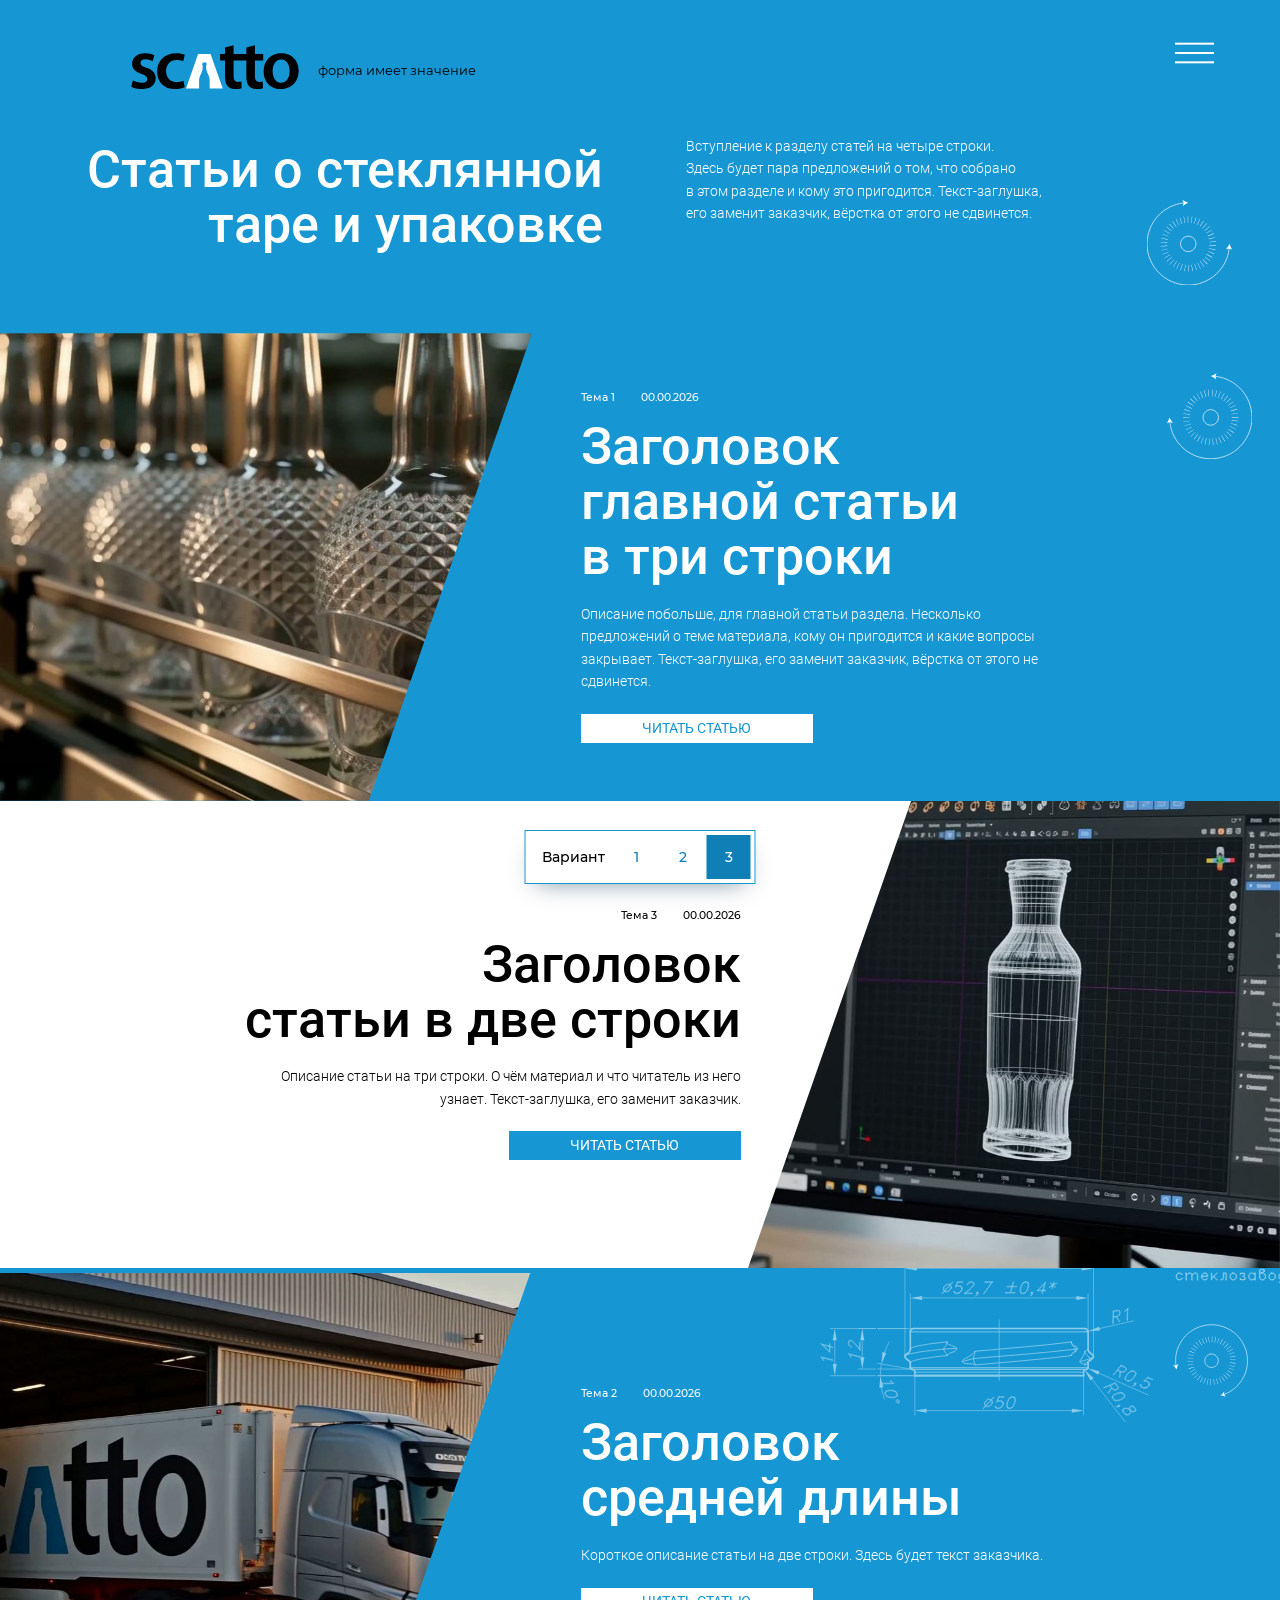
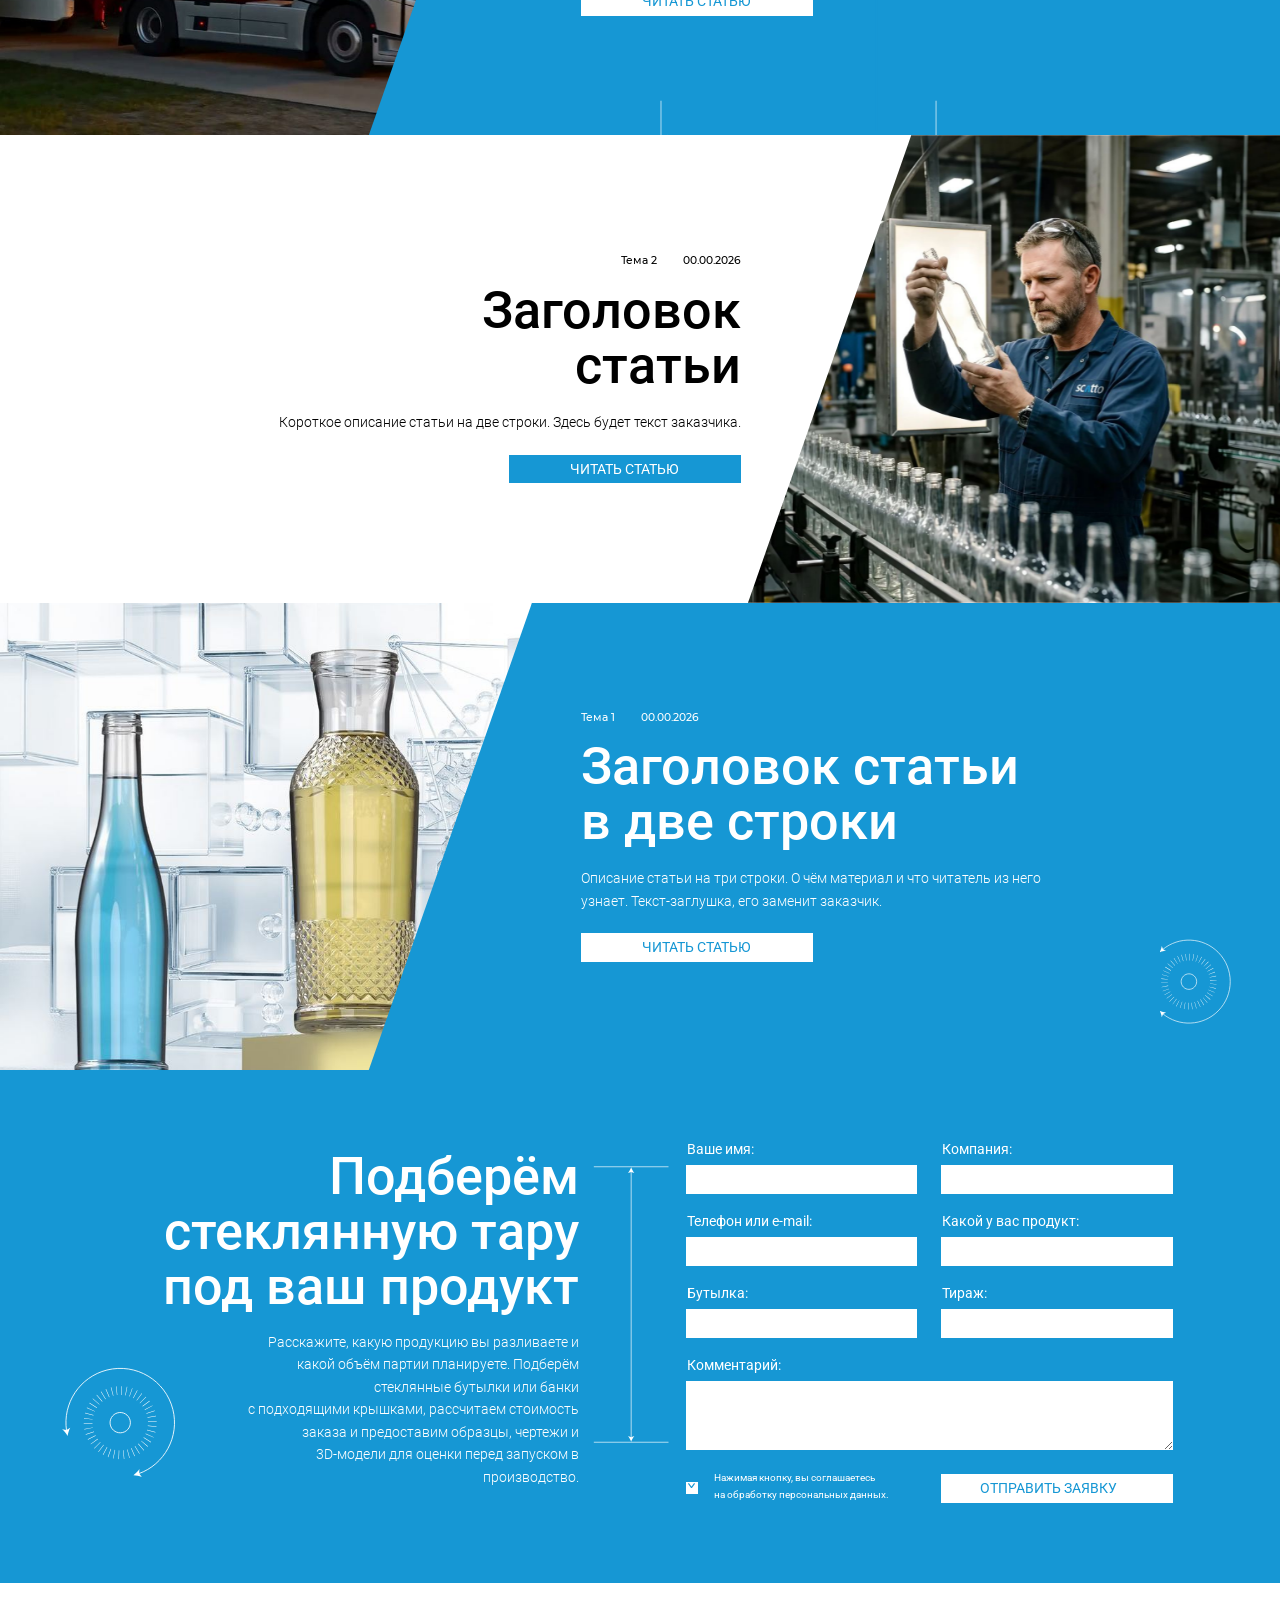
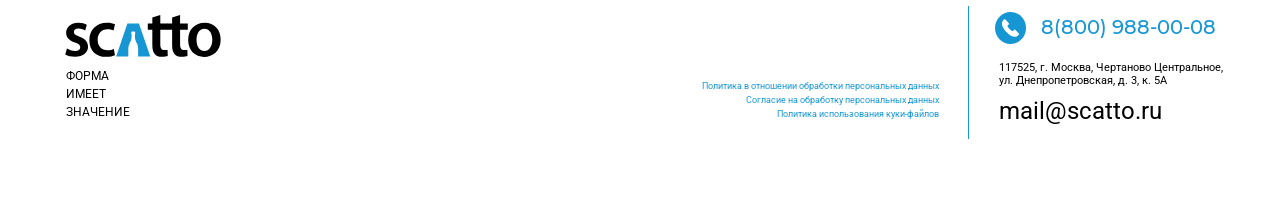
<file: stati-3.html>
<!doctype html>
<html lang="ru">
<head>
<meta charset="utf-8">
<meta name="viewport" content="width=device-width, initial-scale=1, viewport-fit=cover">
<title>Статьи о стеклянной таре, вариант 3 | SCATTO</title>
<meta name="description" content="Статьи о стеклянных бутылках, банках и упаковке для производителей напитков.">
<meta name="robots" content="noindex">
<meta name="theme-color" content="#1697d4">
<meta property="og:type" content="website">
<meta property="og:locale" content="ru_RU">
<meta property="og:site_name" content="SCATTO">
<meta property="og:title" content="Статьи о стеклянной таре, вариант 3 | SCATTO">
<meta property="og:description" content="Статьи о стеклянных бутылках, банках и упаковке для производителей напитков.">
<meta property="og:image" content="assets/img/art-prod.jpg">
<link rel="icon" href="assets/img/favicon.svg" type="image/svg+xml">
<script>document.documentElement.className+=" js";try{history.scrollRestoration="manual"}catch(e){}</script>
<link rel="stylesheet" href="styles.css?v=7">
<link rel="stylesheet" href="stati.css">
</head>
<body class="is-stati has-vsw">
<div class="pagewrap">
<header class="hdr" id="top">
  <a class="logo" href="index.html" aria-label="SCATTO, на главную"><img src="assets/img/logo-hero.svg" width="251" height="66" alt="SCATTO"></a>
  <p class="hdr__tag">форма имеет значение</p>
  <button class="burger" type="button" aria-controls="menu" aria-expanded="false" aria-label="Открыть меню"><span></span><span></span><span></span></button>
</header>

<nav class="menu" id="menu" aria-label="Главное меню" hidden>
  <ul class="menu__list">
    <li><a href="index.html#about">О нас</a></li>
    <li><a href="catalog.html">Каталог</a></li>
    <li><a href="stati.html">Статьи</a></li>
    <li><a href="index.html#delivery">Доставка</a></li>
    <li><a href="index.html#faq">Вопросы</a></li>
    <li><a href="#lead">Подобрать бутылку</a></li>
  </ul>
  <a class="menu__phone" href="tel:88009880008">8(800)&nbsp;988-00-08</a>
  <a class="menu__mail" href="mailto:mail@scatto.ru">mail@scatto.ru</a>
</nav>

<main>
<section class="ah a3" id="articles" aria-labelledby="ah-title">
  <img class="gauge gauge--1" src="assets/img/gauge-1.svg" width="128" height="128" alt="" aria-hidden="true">
  <h1 class="h2 ah__title" id="ah-title" data-anim="left">Статьи о&nbsp;стеклянной <br class="d">таре и&nbsp;упаковке</h1>
  <p class="txt ah__txt" data-anim="right" data-d="150">Вступление к разделу статей на четыре строки. <br class="d">Здесь будет пара предложений о том, что собрано <br class="d">в&nbsp;этом разделе и&nbsp;кому это пригодится. Текст-заглушка, <br class="d">его заменит заказчик, вёрстка от этого не сдвинется.</p>
</section>

<section class="zz" aria-labelledby="zz-0">
  <img class="gauge gauge--2" src="assets/img/gauge-2.svg" width="128" height="129" alt="" aria-hidden="true">
  <a class="zz__ph pxl" href="statya.html?v=3" data-anim="left" tabindex="-1" aria-hidden="true"><img src="assets/img/art-prod.jpg" width="1500" height="844" alt="Стеклянные бутылки на линии производства"></a>
  <div class="zz__in">
    <p class="zz__m" data-anim="up"><span>Тема&nbsp;1</span><span>00.00.2026</span></p>
    <h2 class="h2 zz__t" id="zz-0" data-lines><a href="statya.html?v=3"><span class="ln"><span>Заголовок</span></span><span class="ln"><span>главной статьи</span></span><span class="ln"><span>в&nbsp;три строки</span></span></a></h2>
    <p class="txt zz__x" data-anim="up" data-d="200">Описание побольше, для главной статьи раздела. Несколько предложений о теме материала, кому он пригодится и какие вопросы закрывает. Текст-заглушка, его заменит заказчик, вёрстка от этого не сдвинется.</p>
    <a class="btn zz__btn" href="statya.html?v=3" data-anim="up" data-d="320" aria-label="Читать статью 1">Читать статью</a>
  </div>
</section>
<section class="zz zz--r zz--w" aria-labelledby="zz-1">
  <a class="zz__ph pxl" href="statya.html?v=3" data-anim="right" tabindex="-1" aria-hidden="true"><img src="assets/img/art-3d.jpg" width="1500" height="844" alt="Чертёж бутылки на экране компьютера" loading="lazy"></a>
  <div class="zz__in">
    <p class="zz__m" data-anim="up"><span>Тема&nbsp;3</span><span>00.00.2026</span></p>
    <h2 class="h2 zz__t" id="zz-1" data-lines><a href="statya.html?v=3"><span class="ln"><span>Заголовок</span></span><span class="ln"><span>статьи в&nbsp;две строки</span></span></a></h2>
    <p class="txt zz__x" data-anim="up" data-d="200">Описание статьи на три строки. О чём материал и что читатель из него узнает. Текст-заглушка, его заменит заказчик.</p>
    <a class="btn zz__btn" href="statya.html?v=3" data-anim="up" data-d="320" aria-label="Читать статью 2">Читать статью</a>
  </div>
</section>
<section class="zz" aria-labelledby="zz-2">
  <img class="decor decor--4" src="assets/img/decor-4.svg" width="1920" height="965" alt="" aria-hidden="true">
  <img class="gauge gauge--3" src="assets/img/gauge-3.svg" width="116" height="113" alt="" aria-hidden="true">
  <a class="zz__ph pxl" href="statya.html?v=3" data-anim="left" tabindex="-1" aria-hidden="true"><img src="assets/img/art-truck.jpg" width="1500" height="844" alt="Фура SCATTO выезжает со склада" loading="lazy"></a>
  <div class="zz__in">
    <p class="zz__m" data-anim="up"><span>Тема&nbsp;2</span><span>00.00.2026</span></p>
    <h2 class="h2 zz__t" id="zz-2" data-lines><a href="statya.html?v=3"><span class="ln"><span>Заголовок</span></span><span class="ln"><span>средней длины</span></span></a></h2>
    <p class="txt zz__x" data-anim="up" data-d="200">Короткое описание статьи на две строки. Здесь будет текст заказчика.</p>
    <a class="btn zz__btn" href="statya.html?v=3" data-anim="up" data-d="320" aria-label="Читать статью 3">Читать статью</a>
  </div>
</section>
<section class="zz zz--r zz--w" aria-labelledby="zz-3">
  <a class="zz__ph pxl" href="statya.html?v=3" data-anim="right" tabindex="-1" aria-hidden="true"><img src="assets/img/art-worker.jpg" width="1300" height="1300" alt="Мастер проверяет бутылку на просвет в цехе" loading="lazy"></a>
  <div class="zz__in">
    <p class="zz__m" data-anim="up"><span>Тема&nbsp;2</span><span>00.00.2026</span></p>
    <h2 class="h2 zz__t" id="zz-3" data-lines><a href="statya.html?v=3"><span class="ln"><span>Заголовок</span></span><span class="ln"><span>статьи</span></span></a></h2>
    <p class="txt zz__x" data-anim="up" data-d="200">Короткое описание статьи на две строки. Здесь будет текст заказчика.</p>
    <a class="btn zz__btn" href="statya.html?v=3" data-anim="up" data-d="320" aria-label="Читать статью 4">Читать статью</a>
  </div>
</section>
<section class="zz" aria-labelledby="zz-4">
  <img class="gauge gauge--5" src="assets/img/gauge-5.svg" width="111" height="136" alt="" aria-hidden="true">
  <a class="zz__ph pxl" href="statya.html?v=3" data-anim="left" tabindex="-1" aria-hidden="true"><img src="assets/img/art-colors.jpg" width="1500" height="772" alt="Три бутылки с цветными напитками на подставках" loading="lazy"></a>
  <div class="zz__in">
    <p class="zz__m" data-anim="up"><span>Тема&nbsp;1</span><span>00.00.2026</span></p>
    <h2 class="h2 zz__t" id="zz-4" data-lines><a href="statya.html?v=3"><span class="ln"><span>Заголовок статьи</span></span><span class="ln"><span>в&nbsp;две строки</span></span></a></h2>
    <p class="txt zz__x" data-anim="up" data-d="200">Описание статьи на три строки. О чём материал и что читатель из него узнает. Текст-заглушка, его заменит заказчик.</p>
    <a class="btn zz__btn" href="statya.html?v=3" data-anim="up" data-d="320" aria-label="Читать статью 5">Читать статью</a>
  </div>
</section>

<section class="lead" id="lead" aria-labelledby="lead-title">
  <img class="decor decor--6" src="assets/img/decor-6.svg" width="1920" height="421" alt="" aria-hidden="true">
  <img class="gauge gauge--8" src="assets/img/gauge-8.svg" width="177" height="171" alt="" aria-hidden="true">
  <div class="lead__l">
    <h2 class="h2 lead__title" id="lead-title" data-anim="left">Подберём <br class="d">стеклянную тару <br class="d">под ваш продукт</h2>
    <p class="txt lead__txt" data-anim="left" data-d="150">Расскажите, какую продукцию вы&nbsp;разливаете и <br class="d">какой объём партии планируете. Подберём <br class="d">стеклянные бутылки или банки <br class="d">с&nbsp;подходящими крышками, рассчитаем стоимость <br class="d">заказа и&nbsp;предоставим образцы, чертежи и <br class="d">3D-модели для оценки перед запуском в <br class="d">производство.</p>
  </div>
  <form class="form" action="#" method="post" novalidate data-anim="right" data-d="200">
    <label class="fld"><span class="fld__l">Ваше имя:</span><input class="fld__i" type="text" name="name" autocomplete="name" required></label>
    <label class="fld"><span class="fld__l">Компания:</span><input class="fld__i" type="text" name="company" autocomplete="organization"></label>
    <label class="fld"><span class="fld__l">Телефон или e-mail:</span><input class="fld__i" type="text" name="contact" autocomplete="tel" inputmode="email" required></label>
    <label class="fld"><span class="fld__l">Какой у&nbsp;вас продукт:</span><input class="fld__i" type="text" name="product"></label>
    <label class="fld"><span class="fld__l">Бутылка:</span><input class="fld__i" type="text" name="bottle"></label>
    <label class="fld"><span class="fld__l">Тираж:</span><input class="fld__i" type="text" name="volume" inputmode="numeric"></label>
    <label class="fld fld--wide"><span class="fld__l">Комментарий:</span><textarea class="fld__i fld__t" name="comment" rows="3"></textarea></label>
    <label class="agree"><input class="agree__i" type="checkbox" name="agree" checked required><span class="agree__box" aria-hidden="true"></span><span class="agree__t">Нажимая кнопку, вы&nbsp;соглашаетесь <br>на&nbsp;обработку персональных данных.</span></label>
    <button class="btn form__send" type="submit">Отправить заявку</button>
    <p class="form__msg" role="status" aria-live="polite"></p>
  </form>
</section>
</main>

<footer class="ftr" id="contacts">
  <div class="ftr__brand">
    <a class="ftr__logo" href="index.html" aria-label="SCATTO, наверх"><img src="assets/img/logo-foot.svg" width="235" height="62" alt="SCATTO" loading="lazy"></a>
    <p class="ftr__tag">Форма <br>имеет <br>значение</p>
  </div>
  <ul class="ftr__docs">
    <li><a href="#">Политика в&nbsp;отношении обработки персональных данных</a></li>
    <li><a href="#">Согласие на&nbsp;обработку персональных данных</a></li>
    <li><a href="#">Политика использования куки-файлов</a></li>
  </ul>
  <address class="ftr__contacts">
    <a class="phone" href="tel:88009880008"><img class="phone__ico" src="assets/img/phone.svg" width="47" height="47" alt="" loading="lazy"><span class="phone__num">8(800)&nbsp;988-00-08</span></a>
    <p class="ftr__addr">117525, г.&nbsp;Москва, Чертаново Центральное, <br>ул.&nbsp;Днепропетровская, д.&nbsp;3, к.&nbsp;5А</p>
    <a class="ftr__mail" href="mailto:mail@scatto.ru">mail@scatto.ru</a>
  </address>
</footer>
</div>
<nav class="vsw" aria-label="Выбор варианта страницы"><span class="vsw__l">Вариант</span><a class="vsw__a" href="stati.html" aria-label="Вариант 1">1</a><a class="vsw__a" href="stati-2.html" aria-label="Вариант 2">2</a><a class="vsw__a is-on" href="stati-3.html" aria-current="page" aria-label="Вариант 3">3</a></nav>

<script src="stati.js" defer></script>
</body>
</html>
</file>
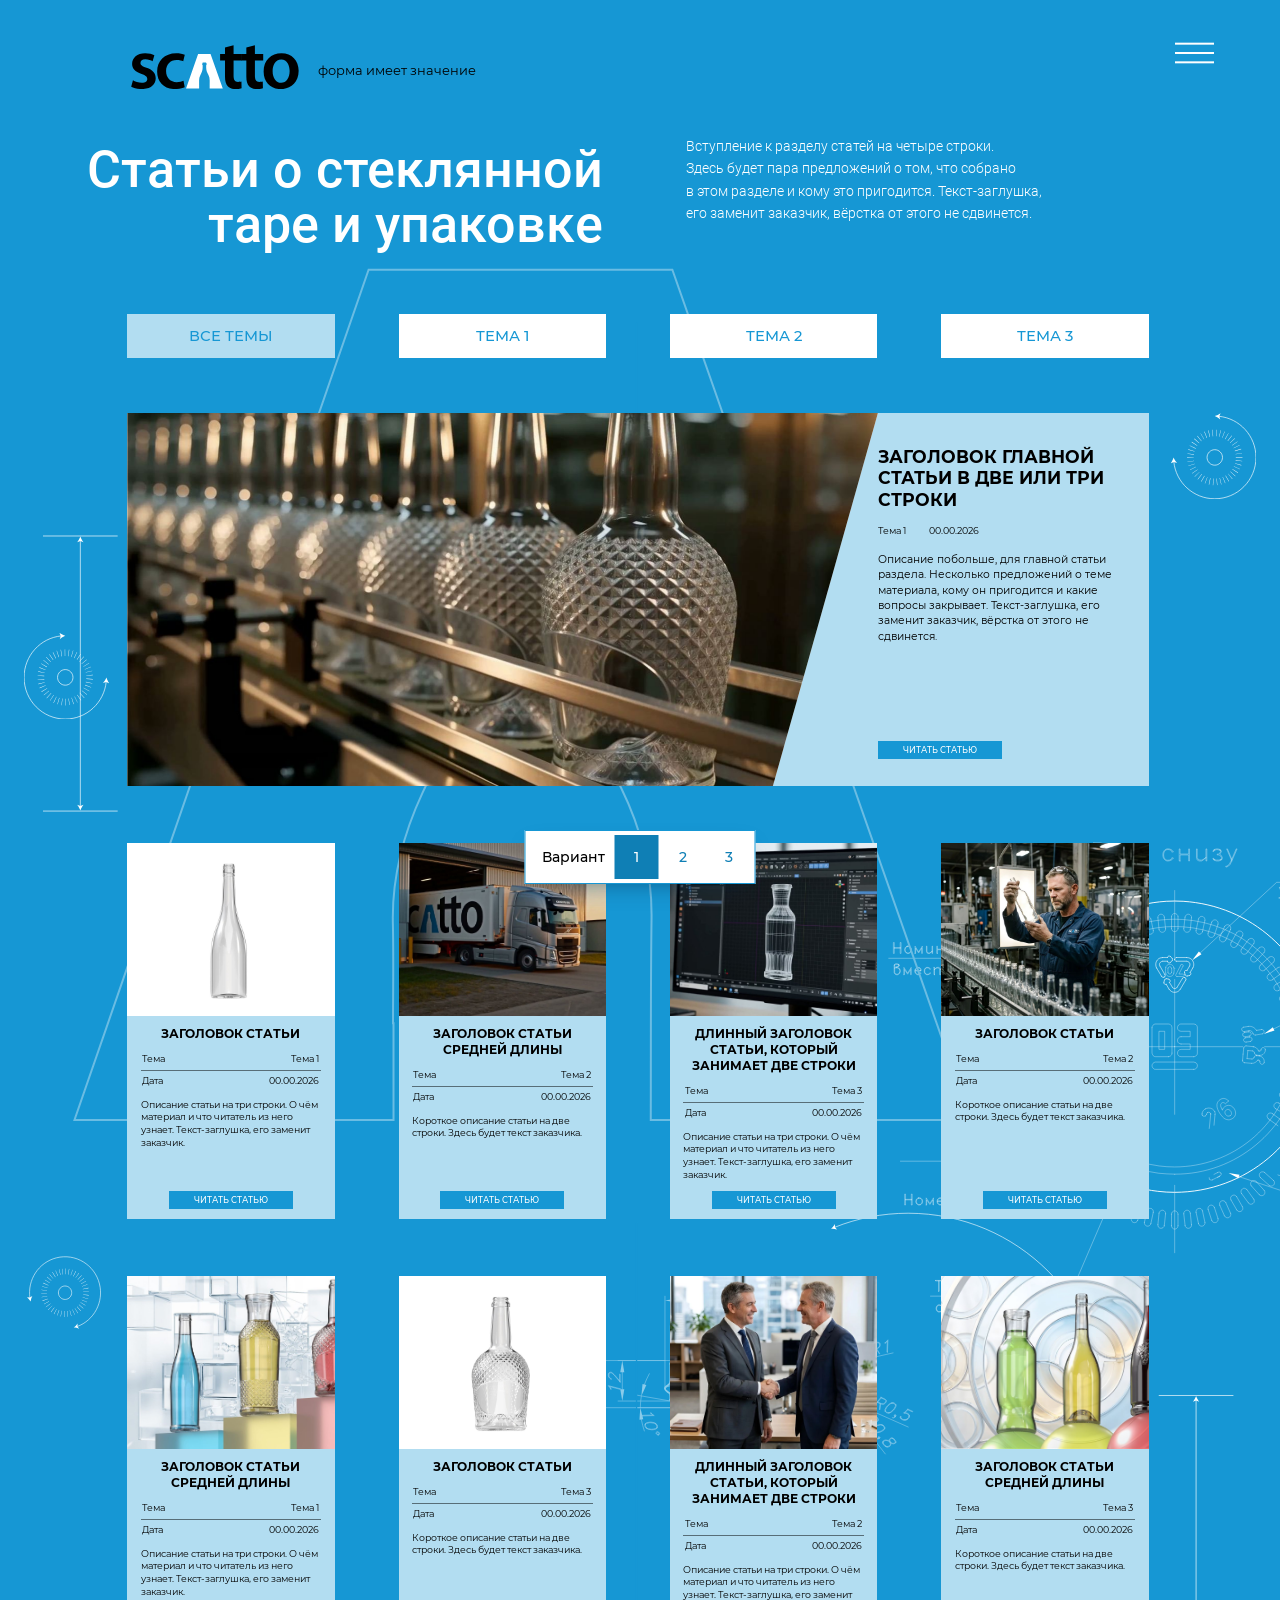
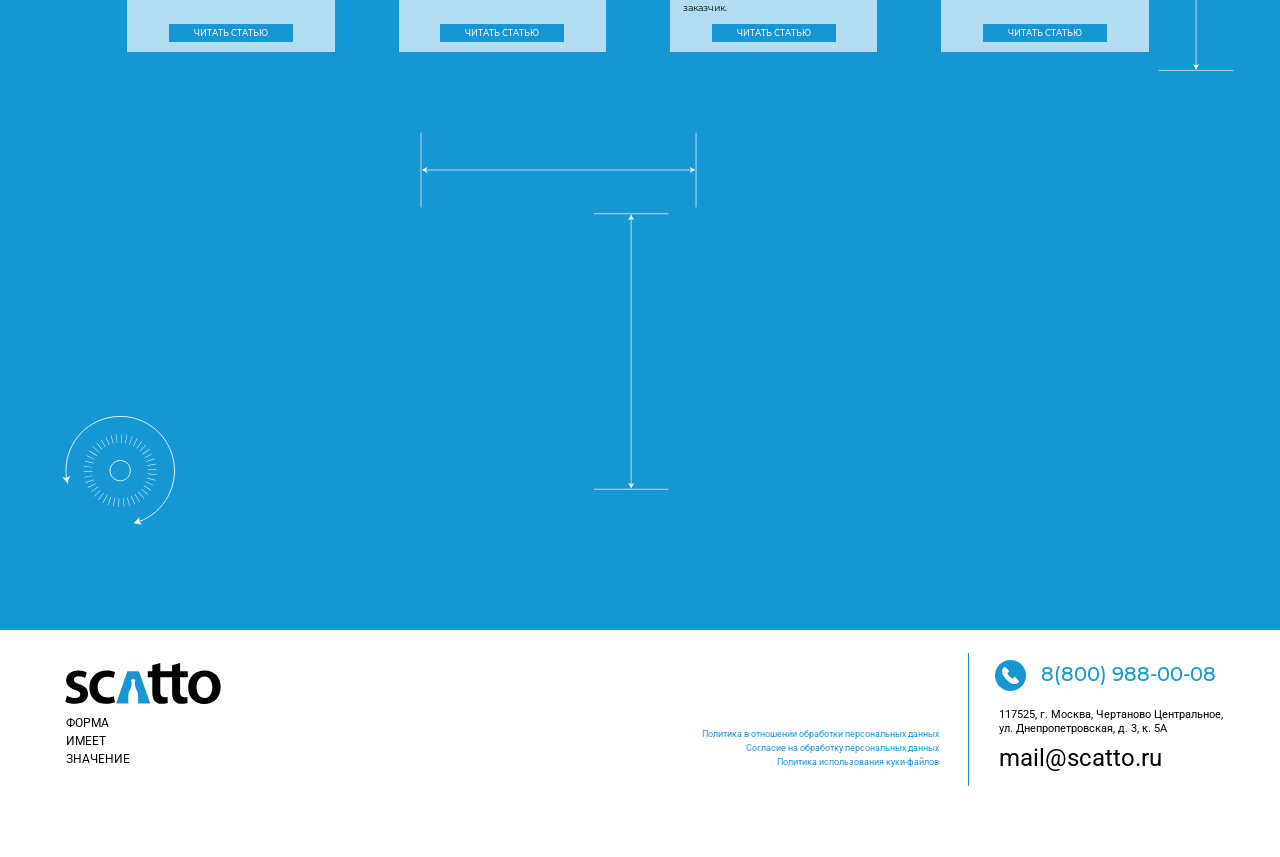
<file: stati.html>
<!doctype html>
<html lang="ru">
<head>
<meta charset="utf-8">
<meta name="viewport" content="width=device-width, initial-scale=1, viewport-fit=cover">
<title>Статьи о стеклянной таре, вариант 1 | SCATTO</title>
<meta name="description" content="Статьи о стеклянных бутылках, банках и упаковке для производителей напитков.">
<meta name="robots" content="noindex">
<meta name="theme-color" content="#1697d4">
<meta property="og:type" content="website">
<meta property="og:locale" content="ru_RU">
<meta property="og:site_name" content="SCATTO">
<meta property="og:title" content="Статьи о стеклянной таре, вариант 1 | SCATTO">
<meta property="og:description" content="Статьи о стеклянных бутылках, банках и упаковке для производителей напитков.">
<meta property="og:image" content="assets/img/art-prod.jpg">
<link rel="icon" href="assets/img/favicon.svg" type="image/svg+xml">
<script>document.documentElement.className+=" js";try{history.scrollRestoration="manual"}catch(e){}</script>
<link rel="stylesheet" href="styles.css?v=7">
<link rel="stylesheet" href="stati.css">
</head>
<body class="is-stati has-vsw">
<div class="pagewrap">
<header class="hdr" id="top">
  <a class="logo" href="index.html" aria-label="SCATTO, на главную"><img src="assets/img/logo-hero.svg" width="251" height="66" alt="SCATTO"></a>
  <p class="hdr__tag">форма имеет значение</p>
  <button class="burger" type="button" aria-controls="menu" aria-expanded="false" aria-label="Открыть меню"><span></span><span></span><span></span></button>
</header>

<nav class="menu" id="menu" aria-label="Главное меню" hidden>
  <ul class="menu__list">
    <li><a href="index.html#about">О нас</a></li>
    <li><a href="catalog.html">Каталог</a></li>
    <li><a href="stati.html">Статьи</a></li>
    <li><a href="index.html#delivery">Доставка</a></li>
    <li><a href="index.html#faq">Вопросы</a></li>
    <li><a href="#lead">Подобрать бутылку</a></li>
  </ul>
  <a class="menu__phone" href="tel:88009880008">8(800)&nbsp;988-00-08</a>
  <a class="menu__mail" href="mailto:mail@scatto.ru">mail@scatto.ru</a>
</nav>

<main>
<section class="ah a1" id="articles" aria-labelledby="ah-title">
  <img class="decor decor--3" src="assets/img/decor-3.svg" width="1920" height="1392" alt="" aria-hidden="true">
  <img class="decor decor--4" src="assets/img/decor-4.svg" width="1920" height="965" alt="" aria-hidden="true">
  <img class="gauge gauge--1" src="assets/img/gauge-1.svg" width="128" height="128" alt="" aria-hidden="true">
  <img class="gauge gauge--2" src="assets/img/gauge-2.svg" width="128" height="129" alt="" aria-hidden="true">
  <img class="gauge gauge--3" src="assets/img/gauge-3.svg" width="116" height="113" alt="" aria-hidden="true">
  <h1 class="h2 ah__title" id="ah-title" data-anim="left">Статьи о&nbsp;стеклянной <br class="d">таре и&nbsp;упаковке</h1>
  <p class="txt ah__txt" data-anim="right" data-d="150">Вступление к разделу статей на четыре строки. <br class="d">Здесь будет пара предложений о том, что собрано <br class="d">в&nbsp;этом разделе и&nbsp;кому это пригодится. Текст-заглушка, <br class="d">его заменит заказчик, вёрстка от этого не сдвинется.</p>
  <div class="tabs" role="group" aria-label="Темы статей">
    <button class="tabs__b is-on" type="button" data-th="" aria-pressed="true">Все темы</button>
    <button class="tabs__b" type="button" data-th="1" aria-pressed="false">Тема 1</button>
    <button class="tabs__b" type="button" data-th="2" aria-pressed="false">Тема 2</button>
    <button class="tabs__b" type="button" data-th="3" aria-pressed="false">Тема 3</button>
  </div>
  <ul class="ag" id="ag">
    <li class="al" data-anim="up" data-th="1">
      <a class="al__a" href="statya.html?v=1">
        <span class="al__ph pxl"><img src="assets/img/art-prod.jpg" width="1500" height="844" alt="Стеклянные бутылки на линии производства"></span>
        <span class="al__b">
          <span class="card__title al__t">Заголовок главной статьи в две или три строки</span>
          <span class="al__m"><span>Тема&nbsp;1</span><span>00.00.2026</span></span>
          <span class="al__x">Описание побольше, для главной статьи раздела. Несколько предложений о теме материала, кому он пригодится и какие вопросы закрывает. Текст-заглушка, его заменит заказчик, вёрстка от этого не сдвинется.</span>
          <span class="btn btn--sm al__btn">Читать статью</span>
        </span>
      </a>
    </li>
    <li class="card ac" data-anim="up" data-d="0" data-th="1">
      <a class="ac__a" href="statya.html?v=1">
        <span class="pic pic--b"><img src="assets/img/art-venecia.jpg" width="700" height="933" alt="Стеклянная бутылка Венеция 750 мл" loading="lazy"></span>
        <span class="card__body ac__b">
          <span class="card__title ac__t">Заголовок статьи</span>
          <span class="ac__s"><span class="ac__r"><span>Тема</span><span>Тема&nbsp;1</span></span><span class="ac__r"><span>Дата</span><span>00.00.2026</span></span></span>
          <span class="ac__x">Описание статьи на три строки. О чём материал и что читатель из него узнает. Текст-заглушка, его заменит заказчик.</span>
          <span class="btn btn--sm ac__btn">Читать статью</span>
        </span>
      </a>
    </li>
    <li class="card ac" data-anim="up" data-d="110" data-th="2">
      <a class="ac__a" href="statya.html?v=1">
        <span class="pic"><img src="assets/img/art-truck.jpg" width="1500" height="844" alt="Фура SCATTO выезжает со склада" loading="lazy"></span>
        <span class="card__body ac__b">
          <span class="card__title ac__t">Заголовок статьи средней длины</span>
          <span class="ac__s"><span class="ac__r"><span>Тема</span><span>Тема&nbsp;2</span></span><span class="ac__r"><span>Дата</span><span>00.00.2026</span></span></span>
          <span class="ac__x">Короткое описание статьи на две строки. Здесь будет текст заказчика.</span>
          <span class="btn btn--sm ac__btn">Читать статью</span>
        </span>
      </a>
    </li>
    <li class="card ac" data-anim="up" data-d="220" data-th="3">
      <a class="ac__a" href="statya.html?v=1">
        <span class="pic"><img src="assets/img/art-3d.jpg" width="1500" height="844" alt="Чертёж бутылки на экране компьютера" loading="lazy"></span>
        <span class="card__body ac__b">
          <span class="card__title ac__t">Длинный заголовок статьи, который занимает две строки</span>
          <span class="ac__s"><span class="ac__r"><span>Тема</span><span>Тема&nbsp;3</span></span><span class="ac__r"><span>Дата</span><span>00.00.2026</span></span></span>
          <span class="ac__x">Описание статьи на три строки. О чём материал и что читатель из него узнает. Текст-заглушка, его заменит заказчик.</span>
          <span class="btn btn--sm ac__btn">Читать статью</span>
        </span>
      </a>
    </li>
    <li class="card ac" data-anim="up" data-d="330" data-th="2">
      <a class="ac__a" href="statya.html?v=1">
        <span class="pic"><img src="assets/img/art-worker.jpg" width="1300" height="1300" alt="Мастер проверяет бутылку на просвет в цехе" loading="lazy"></span>
        <span class="card__body ac__b">
          <span class="card__title ac__t">Заголовок статьи</span>
          <span class="ac__s"><span class="ac__r"><span>Тема</span><span>Тема&nbsp;2</span></span><span class="ac__r"><span>Дата</span><span>00.00.2026</span></span></span>
          <span class="ac__x">Короткое описание статьи на две строки. Здесь будет текст заказчика.</span>
          <span class="btn btn--sm ac__btn">Читать статью</span>
        </span>
      </a>
    </li>
    <li class="card ac" data-anim="up" data-d="0" data-th="1">
      <a class="ac__a" href="statya.html?v=1">
        <span class="pic"><img src="assets/img/art-colors.jpg" width="1500" height="772" alt="Три бутылки с цветными напитками на подставках" loading="lazy"></span>
        <span class="card__body ac__b">
          <span class="card__title ac__t">Заголовок статьи средней длины</span>
          <span class="ac__s"><span class="ac__r"><span>Тема</span><span>Тема&nbsp;1</span></span><span class="ac__r"><span>Дата</span><span>00.00.2026</span></span></span>
          <span class="ac__x">Описание статьи на три строки. О чём материал и что читатель из него узнает. Текст-заглушка, его заменит заказчик.</span>
          <span class="btn btn--sm ac__btn">Читать статью</span>
        </span>
      </a>
    </li>
    <li class="card ac" data-anim="up" data-d="110" data-th="3">
      <a class="ac__a" href="statya.html?v=1">
        <span class="pic pic--b"><img src="assets/img/art-dreamland.jpg" width="700" height="933" alt="Стеклянная бутылка с ромбовидным узором" loading="lazy"></span>
        <span class="card__body ac__b">
          <span class="card__title ac__t">Заголовок статьи</span>
          <span class="ac__s"><span class="ac__r"><span>Тема</span><span>Тема&nbsp;3</span></span><span class="ac__r"><span>Дата</span><span>00.00.2026</span></span></span>
          <span class="ac__x">Короткое описание статьи на две строки. Здесь будет текст заказчика.</span>
          <span class="btn btn--sm ac__btn">Читать статью</span>
        </span>
      </a>
    </li>
    <li class="card ac" data-anim="up" data-d="220" data-th="2">
      <a class="ac__a" href="statya.html?v=1">
        <span class="pic"><img src="assets/img/art-hands.jpg" width="1000" height="1339" alt="Партнёры пожимают руки в офисе" loading="lazy"></span>
        <span class="card__body ac__b">
          <span class="card__title ac__t">Длинный заголовок статьи, который занимает две строки</span>
          <span class="ac__s"><span class="ac__r"><span>Тема</span><span>Тема&nbsp;2</span></span><span class="ac__r"><span>Дата</span><span>00.00.2026</span></span></span>
          <span class="ac__x">Описание статьи на три строки. О чём материал и что читатель из него узнает. Текст-заглушка, его заменит заказчик.</span>
          <span class="btn btn--sm ac__btn">Читать статью</span>
        </span>
      </a>
    </li>
    <li class="card ac" data-anim="up" data-d="330" data-th="3">
      <a class="ac__a" href="statya.html?v=1">
        <span class="pic"><img src="assets/img/art-spheres.jpg" width="1500" height="771" alt="Три бутылки разной формы с напитками" loading="lazy"></span>
        <span class="card__body ac__b">
          <span class="card__title ac__t">Заголовок статьи средней длины</span>
          <span class="ac__s"><span class="ac__r"><span>Тема</span><span>Тема&nbsp;3</span></span><span class="ac__r"><span>Дата</span><span>00.00.2026</span></span></span>
          <span class="ac__x">Короткое описание статьи на две строки. Здесь будет текст заказчика.</span>
          <span class="btn btn--sm ac__btn">Читать статью</span>
        </span>
      </a>
    </li>
  </ul>
  <p class="ag__none" id="ag-none" hidden>В&nbsp;этой теме пока нет статей.</p>
</section>

<section class="lead" id="lead" aria-labelledby="lead-title">
  <img class="decor decor--6" src="assets/img/decor-6.svg" width="1920" height="421" alt="" aria-hidden="true">
  <img class="gauge gauge--8" src="assets/img/gauge-8.svg" width="177" height="171" alt="" aria-hidden="true">
  <div class="lead__l">
    <h2 class="h2 lead__title" id="lead-title" data-anim="left">Подберём <br class="d">стеклянную тару <br class="d">под ваш продукт</h2>
    <p class="txt lead__txt" data-anim="left" data-d="150">Расскажите, какую продукцию вы&nbsp;разливаете и <br class="d">какой объём партии планируете. Подберём <br class="d">стеклянные бутылки или банки <br class="d">с&nbsp;подходящими крышками, рассчитаем стоимость <br class="d">заказа и&nbsp;предоставим образцы, чертежи и <br class="d">3D-модели для оценки перед запуском в <br class="d">производство.</p>
  </div>
  <form class="form" action="#" method="post" novalidate data-anim="right" data-d="200">
    <label class="fld"><span class="fld__l">Ваше имя:</span><input class="fld__i" type="text" name="name" autocomplete="name" required></label>
    <label class="fld"><span class="fld__l">Компания:</span><input class="fld__i" type="text" name="company" autocomplete="organization"></label>
    <label class="fld"><span class="fld__l">Телефон или e-mail:</span><input class="fld__i" type="text" name="contact" autocomplete="tel" inputmode="email" required></label>
    <label class="fld"><span class="fld__l">Какой у&nbsp;вас продукт:</span><input class="fld__i" type="text" name="product"></label>
    <label class="fld"><span class="fld__l">Бутылка:</span><input class="fld__i" type="text" name="bottle"></label>
    <label class="fld"><span class="fld__l">Тираж:</span><input class="fld__i" type="text" name="volume" inputmode="numeric"></label>
    <label class="fld fld--wide"><span class="fld__l">Комментарий:</span><textarea class="fld__i fld__t" name="comment" rows="3"></textarea></label>
    <label class="agree"><input class="agree__i" type="checkbox" name="agree" checked required><span class="agree__box" aria-hidden="true"></span><span class="agree__t">Нажимая кнопку, вы&nbsp;соглашаетесь <br>на&nbsp;обработку персональных данных.</span></label>
    <button class="btn form__send" type="submit">Отправить заявку</button>
    <p class="form__msg" role="status" aria-live="polite"></p>
  </form>
</section>
</main>

<footer class="ftr" id="contacts">
  <div class="ftr__brand">
    <a class="ftr__logo" href="index.html" aria-label="SCATTO, наверх"><img src="assets/img/logo-foot.svg" width="235" height="62" alt="SCATTO" loading="lazy"></a>
    <p class="ftr__tag">Форма <br>имеет <br>значение</p>
  </div>
  <ul class="ftr__docs">
    <li><a href="#">Политика в&nbsp;отношении обработки персональных данных</a></li>
    <li><a href="#">Согласие на&nbsp;обработку персональных данных</a></li>
    <li><a href="#">Политика использования куки-файлов</a></li>
  </ul>
  <address class="ftr__contacts">
    <a class="phone" href="tel:88009880008"><img class="phone__ico" src="assets/img/phone.svg" width="47" height="47" alt="" loading="lazy"><span class="phone__num">8(800)&nbsp;988-00-08</span></a>
    <p class="ftr__addr">117525, г.&nbsp;Москва, Чертаново Центральное, <br>ул.&nbsp;Днепропетровская, д.&nbsp;3, к.&nbsp;5А</p>
    <a class="ftr__mail" href="mailto:mail@scatto.ru">mail@scatto.ru</a>
  </address>
</footer>
</div>
<nav class="vsw" aria-label="Выбор варианта страницы"><span class="vsw__l">Вариант</span><a class="vsw__a is-on" href="stati.html" aria-current="page" aria-label="Вариант 1">1</a><a class="vsw__a" href="stati-2.html" aria-label="Вариант 2">2</a><a class="vsw__a" href="stati-3.html" aria-label="Вариант 3">3</a></nav>

<script src="stati.js" defer></script>
</body>
</html>
</file>
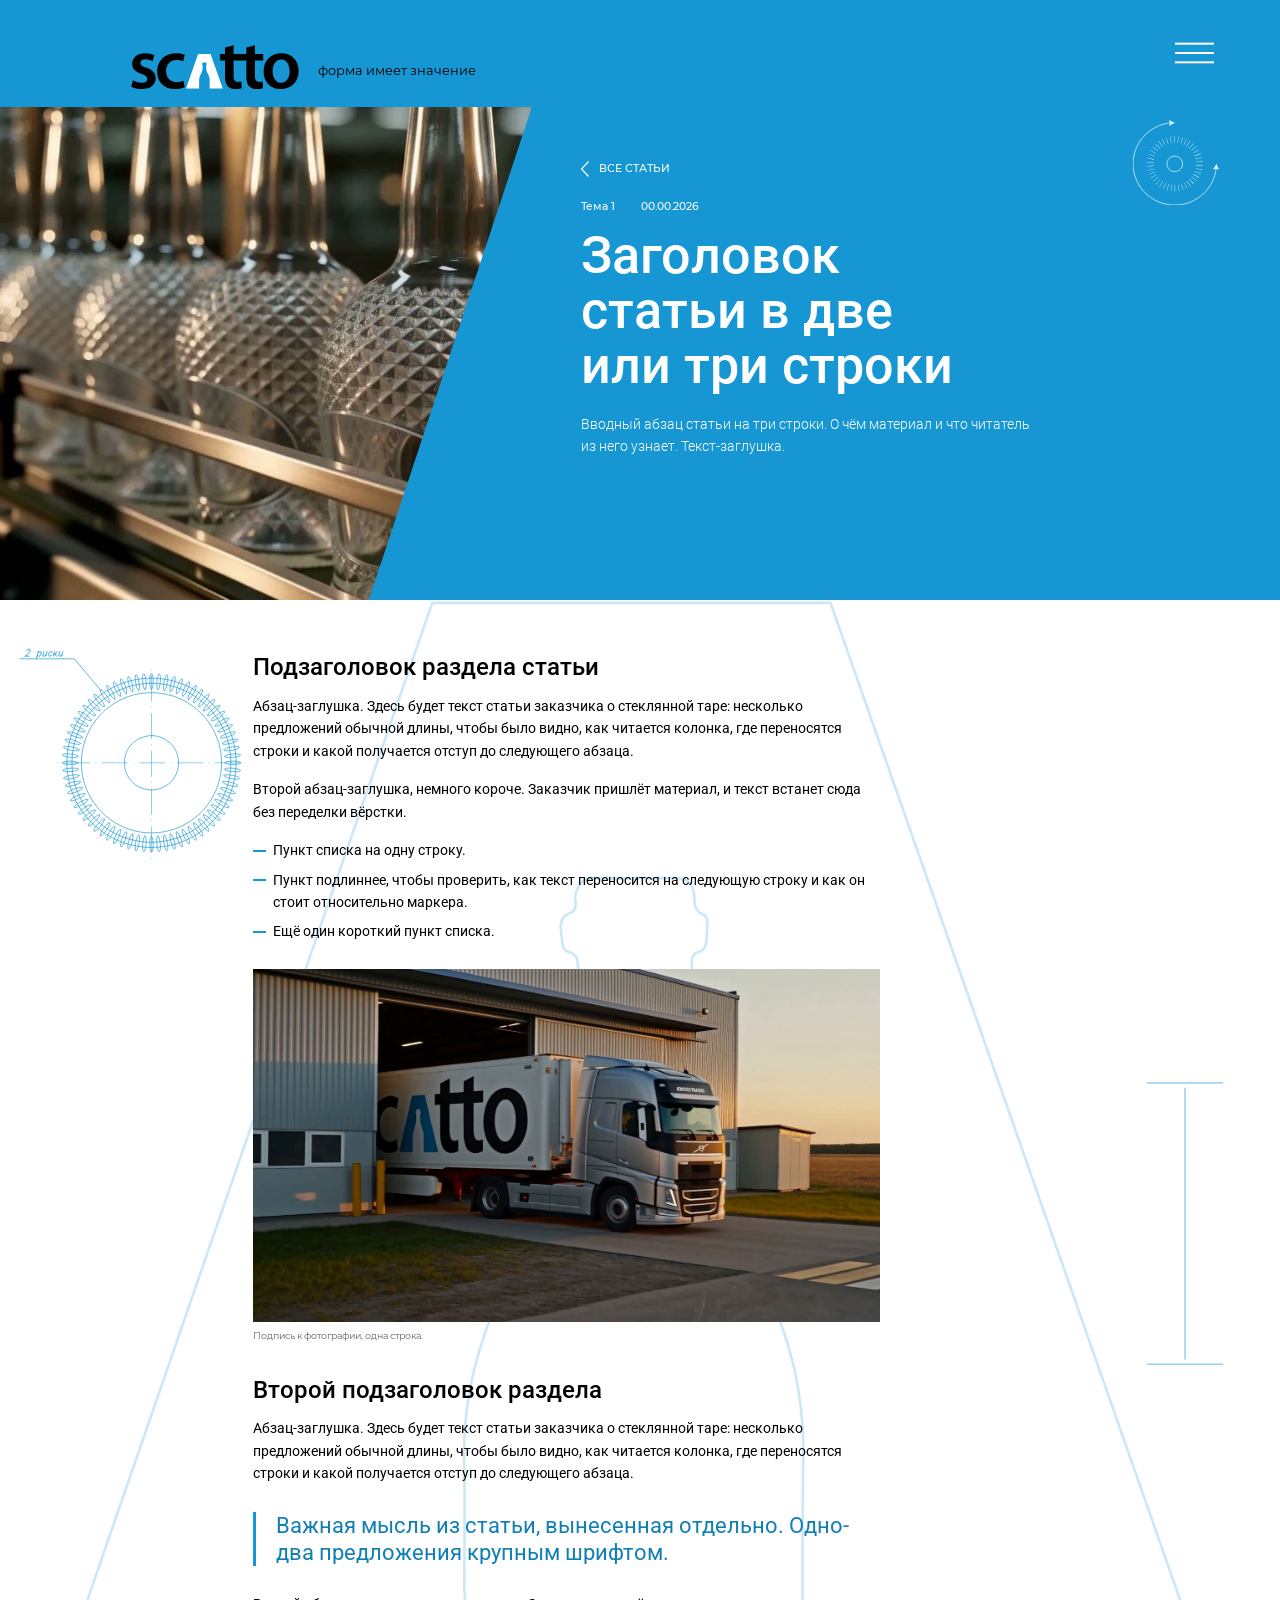
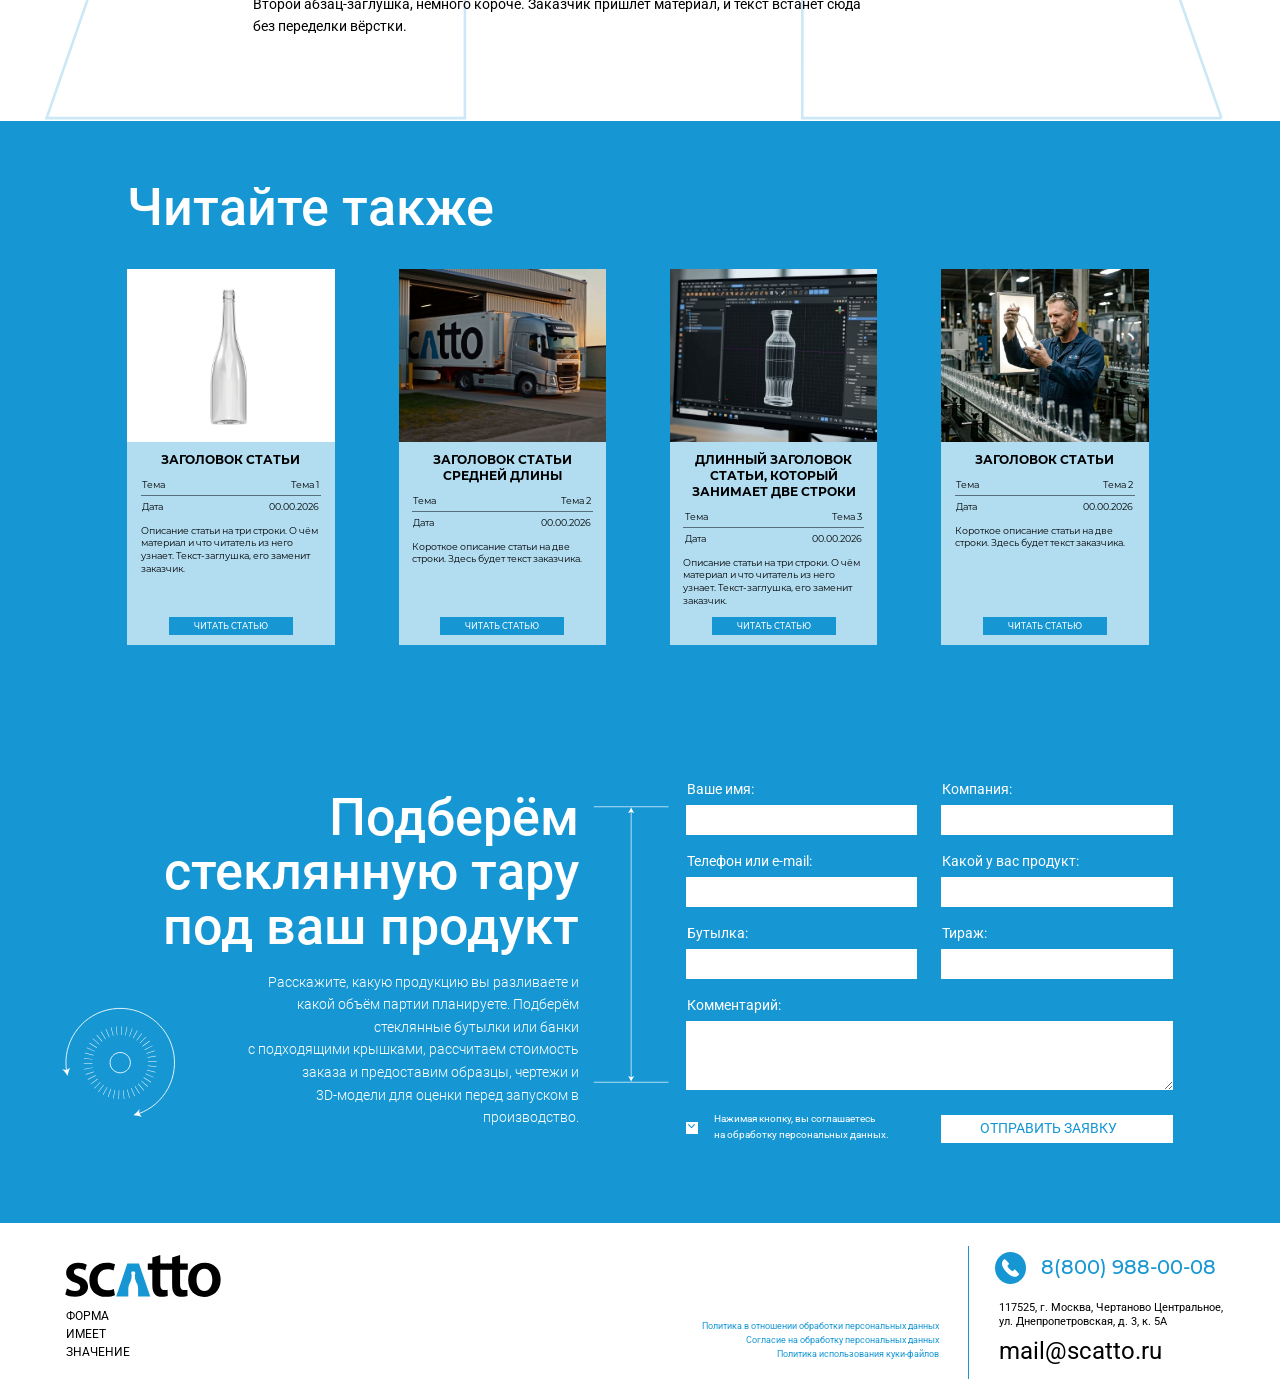
<file: statya.html>
<!doctype html>
<html lang="ru">
<head>
<meta charset="utf-8">
<meta name="viewport" content="width=device-width, initial-scale=1, viewport-fit=cover">
<title>Заголовок статьи | SCATTO</title>
<meta name="description" content="Шаблон страницы статьи о стеклянной таре.">
<meta name="robots" content="noindex">
<meta name="theme-color" content="#1697d4">
<meta property="og:type" content="website">
<meta property="og:locale" content="ru_RU">
<meta property="og:site_name" content="SCATTO">
<meta property="og:title" content="Заголовок статьи | SCATTO">
<meta property="og:description" content="Шаблон страницы статьи о стеклянной таре.">
<meta property="og:image" content="assets/img/art-prod.jpg">
<link rel="icon" href="assets/img/favicon.svg" type="image/svg+xml">
<script>document.documentElement.className+=" js";try{history.scrollRestoration="manual"}catch(e){}</script>
<link rel="stylesheet" href="styles.css?v=7">
<link rel="stylesheet" href="stati.css">
</head>
<body class="is-stati">
<div class="pagewrap">
<header class="hdr" id="top">
  <a class="logo" href="index.html" aria-label="SCATTO, на главную"><img src="assets/img/logo-hero.svg" width="251" height="66" alt="SCATTO"></a>
  <p class="hdr__tag">форма имеет значение</p>
  <button class="burger" type="button" aria-controls="menu" aria-expanded="false" aria-label="Открыть меню"><span></span><span></span><span></span></button>
</header>

<nav class="menu" id="menu" aria-label="Главное меню" hidden>
  <ul class="menu__list">
    <li><a href="index.html#about">О нас</a></li>
    <li><a href="catalog.html">Каталог</a></li>
    <li><a href="stati.html">Статьи</a></li>
    <li><a href="index.html#delivery">Доставка</a></li>
    <li><a href="index.html#faq">Вопросы</a></li>
    <li><a href="#lead">Подобрать бутылку</a></li>
  </ul>
  <a class="menu__phone" href="tel:88009880008">8(800)&nbsp;988-00-08</a>
  <a class="menu__mail" href="mailto:mail@scatto.ru">mail@scatto.ru</a>
</nav>

<main>
<section class="sh" aria-labelledby="st-title">
  <img class="gauge gauge--1" src="assets/img/gauge-1.svg" width="128" height="128" alt="" aria-hidden="true">
  <div class="sh__ph pxl" data-anim="left"><img src="assets/img/art-prod.jpg" width="1500" height="844" alt="Стеклянные бутылки на линии производства"></div>
  <div class="sh__in">
    <a class="sh__back" id="st-back" href="stati.html" data-anim="up"><svg viewBox="0 0 33 66" width="10" height="20" aria-hidden="true"><path d="M31 2L2 33l29 31" fill="none" stroke="currentColor" stroke-width="5"/></svg>Все статьи</a>
    <p class="zz__m" data-anim="up" data-d="80"><span>Тема&nbsp;1</span><span>00.00.2026</span></p>
    <h1 class="h2 sh__t" id="st-title" data-lines><span class="ln"><span>Заголовок</span></span><span class="ln"><span>статьи в&nbsp;две</span></span><span class="ln"><span>или три строки</span></span></h1>
    <p class="txt sh__x" data-anim="up" data-d="240">Вводный абзац статьи на&nbsp;три строки. О&nbsp;чём материал и&nbsp;что читатель из&nbsp;него узнает. Текст-заглушка.</p>
  </div>
</section>

<section class="sb" aria-label="Текст статьи">
  <img class="decor decor--5" src="assets/img/decor-5.svg" width="1920" height="1645" alt="" aria-hidden="true">
  <img class="gauge gauge--6" src="assets/img/gauge-6.svg" width="237" height="237" alt="" aria-hidden="true">
  <article class="sb__in" data-anim="up">
    <h2>Подзаголовок раздела статьи</h2>
    <p>Абзац-заглушка. Здесь будет текст статьи заказчика о&nbsp;стеклянной таре: несколько предложений обычной длины, чтобы было видно, как читается колонка, где переносятся строки и&nbsp;какой получается отступ до следующего абзаца.</p>
    <p>Второй абзац-заглушка, немного короче. Заказчик пришлёт материал, и&nbsp;текст встанет сюда без переделки вёрстки.</p>
    <ul>
      <li>Пункт списка на&nbsp;одну строку.</li>
      <li>Пункт подлиннее, чтобы проверить, как текст переносится на&nbsp;следующую строку и&nbsp;как он стоит относительно маркера.</li>
      <li>Ещё один короткий пункт списка.</li>
    </ul>
    <figure><img src="assets/img/art-truck.jpg" width="1500" height="844" alt="Фура SCATTO выезжает со склада" loading="lazy"><figcaption>Подпись к&nbsp;фотографии, одна строка.</figcaption></figure>
    <h2>Второй подзаголовок раздела</h2>
    <p>Абзац-заглушка. Здесь будет текст статьи заказчика о&nbsp;стеклянной таре: несколько предложений обычной длины, чтобы было видно, как читается колонка, где переносятся строки и&nbsp;какой получается отступ до следующего абзаца.</p>
    <blockquote>Важная мысль из&nbsp;статьи, вынесенная отдельно. Одно-два предложения крупным шрифтом.</blockquote>
    <p>Второй абзац-заглушка, немного короче. Заказчик пришлёт материал, и&nbsp;текст встанет сюда без переделки вёрстки.</p>
  </article>
</section>

<section class="rel" aria-labelledby="rel-title">
  <h2 class="h2 rel__t" id="rel-title" data-anim="left">Читайте также</h2>
  <ul class="ag ag--rel">
    <li class="card ac" data-anim="up" data-d="0" data-th="1">
      <a class="ac__a" href="statya.html?v=1">
        <span class="pic pic--b"><img src="assets/img/art-venecia.jpg" width="700" height="933" alt="Стеклянная бутылка Венеция 750 мл" loading="lazy"></span>
        <span class="card__body ac__b">
          <span class="card__title ac__t">Заголовок статьи</span>
          <span class="ac__s"><span class="ac__r"><span>Тема</span><span>Тема&nbsp;1</span></span><span class="ac__r"><span>Дата</span><span>00.00.2026</span></span></span>
          <span class="ac__x">Описание статьи на три строки. О чём материал и что читатель из него узнает. Текст-заглушка, его заменит заказчик.</span>
          <span class="btn btn--sm ac__btn">Читать статью</span>
        </span>
      </a>
    </li>
    <li class="card ac" data-anim="up" data-d="110" data-th="2">
      <a class="ac__a" href="statya.html?v=1">
        <span class="pic"><img src="assets/img/art-truck.jpg" width="1500" height="844" alt="Фура SCATTO выезжает со склада" loading="lazy"></span>
        <span class="card__body ac__b">
          <span class="card__title ac__t">Заголовок статьи средней длины</span>
          <span class="ac__s"><span class="ac__r"><span>Тема</span><span>Тема&nbsp;2</span></span><span class="ac__r"><span>Дата</span><span>00.00.2026</span></span></span>
          <span class="ac__x">Короткое описание статьи на две строки. Здесь будет текст заказчика.</span>
          <span class="btn btn--sm ac__btn">Читать статью</span>
        </span>
      </a>
    </li>
    <li class="card ac" data-anim="up" data-d="220" data-th="3">
      <a class="ac__a" href="statya.html?v=1">
        <span class="pic"><img src="assets/img/art-3d.jpg" width="1500" height="844" alt="Чертёж бутылки на экране компьютера" loading="lazy"></span>
        <span class="card__body ac__b">
          <span class="card__title ac__t">Длинный заголовок статьи, который занимает две строки</span>
          <span class="ac__s"><span class="ac__r"><span>Тема</span><span>Тема&nbsp;3</span></span><span class="ac__r"><span>Дата</span><span>00.00.2026</span></span></span>
          <span class="ac__x">Описание статьи на три строки. О чём материал и что читатель из него узнает. Текст-заглушка, его заменит заказчик.</span>
          <span class="btn btn--sm ac__btn">Читать статью</span>
        </span>
      </a>
    </li>
    <li class="card ac" data-anim="up" data-d="330" data-th="2">
      <a class="ac__a" href="statya.html?v=1">
        <span class="pic"><img src="assets/img/art-worker.jpg" width="1300" height="1300" alt="Мастер проверяет бутылку на просвет в цехе" loading="lazy"></span>
        <span class="card__body ac__b">
          <span class="card__title ac__t">Заголовок статьи</span>
          <span class="ac__s"><span class="ac__r"><span>Тема</span><span>Тема&nbsp;2</span></span><span class="ac__r"><span>Дата</span><span>00.00.2026</span></span></span>
          <span class="ac__x">Короткое описание статьи на две строки. Здесь будет текст заказчика.</span>
          <span class="btn btn--sm ac__btn">Читать статью</span>
        </span>
      </a>
    </li>
  </ul>
</section>

<section class="lead" id="lead" aria-labelledby="lead-title">
  <img class="decor decor--6" src="assets/img/decor-6.svg" width="1920" height="421" alt="" aria-hidden="true">
  <img class="gauge gauge--8" src="assets/img/gauge-8.svg" width="177" height="171" alt="" aria-hidden="true">
  <div class="lead__l">
    <h2 class="h2 lead__title" id="lead-title" data-anim="left">Подберём <br class="d">стеклянную тару <br class="d">под ваш продукт</h2>
    <p class="txt lead__txt" data-anim="left" data-d="150">Расскажите, какую продукцию вы&nbsp;разливаете и <br class="d">какой объём партии планируете. Подберём <br class="d">стеклянные бутылки или банки <br class="d">с&nbsp;подходящими крышками, рассчитаем стоимость <br class="d">заказа и&nbsp;предоставим образцы, чертежи и <br class="d">3D-модели для оценки перед запуском в <br class="d">производство.</p>
  </div>
  <form class="form" action="#" method="post" novalidate data-anim="right" data-d="200">
    <label class="fld"><span class="fld__l">Ваше имя:</span><input class="fld__i" type="text" name="name" autocomplete="name" required></label>
    <label class="fld"><span class="fld__l">Компания:</span><input class="fld__i" type="text" name="company" autocomplete="organization"></label>
    <label class="fld"><span class="fld__l">Телефон или e-mail:</span><input class="fld__i" type="text" name="contact" autocomplete="tel" inputmode="email" required></label>
    <label class="fld"><span class="fld__l">Какой у&nbsp;вас продукт:</span><input class="fld__i" type="text" name="product"></label>
    <label class="fld"><span class="fld__l">Бутылка:</span><input class="fld__i" type="text" name="bottle"></label>
    <label class="fld"><span class="fld__l">Тираж:</span><input class="fld__i" type="text" name="volume" inputmode="numeric"></label>
    <label class="fld fld--wide"><span class="fld__l">Комментарий:</span><textarea class="fld__i fld__t" name="comment" rows="3"></textarea></label>
    <label class="agree"><input class="agree__i" type="checkbox" name="agree" checked required><span class="agree__box" aria-hidden="true"></span><span class="agree__t">Нажимая кнопку, вы&nbsp;соглашаетесь <br>на&nbsp;обработку персональных данных.</span></label>
    <button class="btn form__send" type="submit">Отправить заявку</button>
    <p class="form__msg" role="status" aria-live="polite"></p>
  </form>
</section>
</main>

<footer class="ftr" id="contacts">
  <div class="ftr__brand">
    <a class="ftr__logo" href="index.html" aria-label="SCATTO, наверх"><img src="assets/img/logo-foot.svg" width="235" height="62" alt="SCATTO" loading="lazy"></a>
    <p class="ftr__tag">Форма <br>имеет <br>значение</p>
  </div>
  <ul class="ftr__docs">
    <li><a href="#">Политика в&nbsp;отношении обработки персональных данных</a></li>
    <li><a href="#">Согласие на&nbsp;обработку персональных данных</a></li>
    <li><a href="#">Политика использования куки-файлов</a></li>
  </ul>
  <address class="ftr__contacts">
    <a class="phone" href="tel:88009880008"><img class="phone__ico" src="assets/img/phone.svg" width="47" height="47" alt="" loading="lazy"><span class="phone__num">8(800)&nbsp;988-00-08</span></a>
    <p class="ftr__addr">117525, г.&nbsp;Москва, Чертаново Центральное, <br>ул.&nbsp;Днепропетровская, д.&nbsp;3, к.&nbsp;5А</p>
    <a class="ftr__mail" href="mailto:mail@scatto.ru">mail@scatto.ru</a>
  </address>
</footer>
</div>

<script src="stati.js" defer></script>
</body>
</html>
</file>
<file: styles.css>
/* SCATTO, вариант 3 — вёрстка по макету site_3_1 (1920 px), «чертёжный» стиль.
   Десктоп ≥1100: 1rem = 10 px макета, блоки стоят по координатам макета, страница масштабируется от ширины окна.
   Ниже 1100 — обычный поток, декор чертежа скрыт. */

@font-face { font-family: "Roboto"; src: url("assets/fonts/Roboto-Light.woff") format("woff"); font-weight: 300; font-display: swap; }
@font-face { font-family: "Roboto"; src: url("assets/fonts/Roboto-Regular.woff") format("woff"); font-weight: 400; font-display: swap; }
@font-face { font-family: "Roboto"; src: url("assets/fonts/Roboto-Medium.woff") format("woff"); font-weight: 500; font-display: swap; }
@font-face { font-family: "Montserrat"; src: url("assets/fonts/Montserrat-Regular.woff") format("woff"); font-weight: 400; font-display: swap; }
@font-face { font-family: "Montserrat"; src: url("assets/fonts/Montserrat-Medium.woff") format("woff"); font-weight: 500; font-display: swap; }
@font-face { font-family: "Montserrat"; src: url("assets/fonts/Montserrat-Bold.woff") format("woff"); font-weight: 700; font-display: swap; }

:root {
  --blue: #1697d4;
  --blue-d: #0f7fb5;
  --sky: #b2ddf1;
  --ink: #000;
  --white: #fff;
  --ease: cubic-bezier(.22, 1, .36, 1);
  --rob: "Roboto", Arial, sans-serif;
  --mont: "Montserrat", Arial, sans-serif;
}

*, *::before, *::after { box-sizing: border-box; }
html { font-size: 10px; -webkit-text-size-adjust: 100%; }
@media (min-width: 1100px) { html { font-size: min(calc(100vw / 192), 13.34px); } }
body { margin: 0; background: var(--blue); color: var(--white); font-family: var(--rob); font-weight: 400; line-height: 1.5; }
img, video, svg { display: block; max-width: 100%; }
a { color: inherit; text-decoration: none; }
button, input, textarea { font: inherit; color: inherit; }
h1, h2, h3, p, ul, dl, dd { margin: 0; padding: 0; }
ul { list-style: none; }
address { font-style: normal; }
:focus-visible { outline: 2px solid var(--white); outline-offset: 3px; }
.d { display: inline; }

.pagewrap { position: relative; max-width: 256rem; margin: 0 auto; overflow: hidden; }
.decor { position: absolute; left: 0; width: 100%; max-width: none; z-index: 1; pointer-events: none; }
.decor--1 { top: 102.17rem; height: 90.1rem; }
.decor--3 { top: 191.41rem; height: 139.2rem; }
.decor--4 { top: 319.06rem; height: 96.5rem; }
.decor--5 { top: 417.33rem; height: 164.5rem; }
.decor--6 { top: 595.29rem; height: 42.1rem; }
.gauge { position: absolute; z-index: 1; height: auto; max-width: none; pointer-events: none; -webkit-animation: spin 26s linear infinite; animation: spin 26s linear infinite; }
.gauge:nth-of-type(even) { -webkit-animation-duration: 34s; animation-duration: 34s; -webkit-animation-direction: reverse; animation-direction: reverse; }
.gauge--4, .gauge--6 { -webkit-animation-duration: 60s; animation-duration: 60s; }
@-webkit-keyframes spin { to { -webkit-transform: rotate(360deg); transform: rotate(360deg); } }
@keyframes spin { to { -webkit-transform: rotate(360deg); transform: rotate(360deg); } }
.gauge--1 { left: 65rem; top: 105.8rem; width: 12.8rem; -webkit-transform-origin: 48.52% 51.64%; transform-origin: 48.52% 51.64%; }
.gauge--2 { left: 130.9rem; top: 184.8rem; width: 12.8rem; -webkit-transform-origin: 51.48% 51.71%; transform-origin: 51.48% 51.71%; }
.gauge--3 { left: 175.6rem; top: 230.6rem; width: 11.6rem; -webkit-transform-origin: 49.40% 52.30%; transform-origin: 49.40% 52.30%; }
.gauge--4 { left: 39rem; top: 298.1rem; width: 35.2rem; -webkit-transform-origin: 50.03% 50.03%; transform-origin: 50.03% 50.03%; }
.gauge--5 { left: 12.1rem; top: 398.6rem; width: 11.1rem; -webkit-transform-origin: 39.10% 50.15%; transform-origin: 39.10% 50.15%; }
.gauge--6 { left: 163.7rem; top: 453.3rem; width: 23.7rem; -webkit-transform-origin: 50.00% 50.04%; transform-origin: 50.00% 50.04%; }
.gauge--7 { left: 22.3rem; top: 562.35rem; width: 12.8rem; -webkit-transform-origin: 48.52% 51.64%; transform-origin: 48.52% 51.64%; }
.gauge--8 { left: 9.3rem; top: 625.1rem; width: 17.7rem; -webkit-transform-origin: 49.32% 52.34%; transform-origin: 49.32% 52.34%; }

/* прогресс слайда — заполняется размерная линия чертежа, над ней номер слайда */
.hero__progress { position: absolute; left: 10.7rem; top: 112.45rem; width: 39.9rem; height: .3rem; z-index: 4; pointer-events: none; }
.hero__progress i { display: block; height: 100%; background: var(--white); transform: scaleX(0); transform-origin: 0 50%; will-change: transform; }
.hero__progress i.is-run { animation: grow var(--dur, 6s) linear forwards; }
.hero__progress.is-paused i { animation-play-state: paused; }
@keyframes grow { to { transform: scaleX(1); } }
.svg-defs { position: absolute; width: 0; height: 0; overflow: hidden; }
.hero__count { position: absolute; left: 10.7rem; top: 107.6rem; z-index: 4; font-family: var(--mont); font-size: 1.6rem; letter-spacing: .12em; color: rgba(255, 255, 255, .7); white-space: nowrap; }
.hero__count b { font-weight: 500; color: var(--white); margin-right: .6rem; }

/* чертёж проявляется шторкой сверху вниз, по одному блоку */
.js .decor { -webkit-clip-path: inset(0 0 100% 0); clip-path: inset(0 0 100% 0); -webkit-transition: -webkit-clip-path 2.2s cubic-bezier(.65, 0, .35, 1); transition: clip-path 2.2s cubic-bezier(.65, 0, .35, 1), -webkit-clip-path 2.2s cubic-bezier(.65, 0, .35, 1); }
.js .decor.is-drawn { -webkit-clip-path: inset(0 0 0 0); clip-path: inset(0 0 0 0); }
.js .gauge { opacity: 0; transition: opacity 1.4s var(--ease); }
.js .gauge.is-drawn { opacity: 1; }
.gauge { -webkit-backface-visibility: hidden; backface-visibility: hidden; }

/* фото в диагональных рамках чуть едут при прокрутке */
.why__photo img { will-change: transform; transition: none; }

main > section, .hdr, .ftr { position: relative; }
main > section > *, .ftr > * { position: relative; z-index: 2; }

/* общие */
.h2 { font-family: var(--rob); font-size: 7.83rem; font-weight: 500; line-height: 8.24rem; hyphens: none; }
.txt { font-size: 2.1rem; font-weight: 300; line-height: 3.385rem; }
.btn { display: inline-flex; align-items: center; justify-content: center; font-family: var(--mont); font-weight: 500; text-transform: uppercase; white-space: nowrap; transition: background-color .35s var(--ease), color .35s var(--ease); }
.btn--sm { width: 18.6rem; height: 2.8rem; font-size: 1.24rem; background: var(--blue); color: var(--white); }
.btn--sm:hover { background: var(--blue-d); }
.btn--lg { width: 43rem; height: 4.7rem; font-size: 2.6rem; background: var(--white); color: var(--blue); padding-left: .9rem; }
.btn--lg:hover { background: #e6f4fb; }

/* ---------- шапка ---------- */
.hdr { position: absolute; left: 0; top: 0; width: 100%; height: 14rem; z-index: 30; pointer-events: none; }
.hdr > * { pointer-events: auto; }
.logo { position: absolute; left: 19.7rem; top: 6.7rem; width: 25.1rem; }
.logo img { width: 100%; height: auto; }
.hdr__tag { position: absolute; left: 47.7rem; top: 9.33rem; font-family: var(--mont); font-size: 1.94rem; line-height: 2.4rem; color: var(--ink); white-space: nowrap; }
.burger { position: absolute; left: 175.2rem; top: 4.6rem; display: block; width: 7.9rem; height: 5.4rem; min-width: 44px; min-height: 44px; margin: 0; padding: 0; border: 0; border-radius: 0; background: transparent; -webkit-appearance: none; appearance: none; cursor: pointer; -webkit-tap-highlight-color: transparent; }
.burger span { position: absolute; left: 1rem; right: 1rem; top: 50%; display: block; height: 2px; margin-top: -1px; background: var(--white); -webkit-transition: -webkit-transform .5s var(--ease), opacity .3s; transition: transform .5s var(--ease), opacity .3s; }
.burger span:nth-child(1) { -webkit-transform: translateY(-1.4rem); transform: translateY(-1.4rem); }
.burger span:nth-child(3) { -webkit-transform: translateY(1.4rem); transform: translateY(1.4rem); }
.burger[aria-expanded="true"] span:nth-child(1) { -webkit-transform: rotate(45deg); transform: rotate(45deg); }
.burger[aria-expanded="true"] span:nth-child(2) { opacity: 0; }
.burger[aria-expanded="true"] span:nth-child(3) { -webkit-transform: rotate(-45deg); transform: rotate(-45deg); }

/* глобус в блоке логистики: ролик декоративный, мышь на него не реагирует —
   иначе Chrome рисует поверх всплывающие кнопки «картинка в картинке» и «скачать».
   Нативные контролы гасим на случай, если браузер их всё-таки нарисует. */
.logi__video { pointer-events: none; -webkit-user-select: none; user-select: none; }
.logi__video::-webkit-media-controls,
.logi__video::-webkit-media-controls-enclosure,
.logi__video::-webkit-media-controls-panel,
.logi__video::-webkit-media-controls-overlay-play-button,
.logi__video::-webkit-media-controls-start-playback-button { display: none !important; -webkit-appearance: none; }
@media (min-width: 1100px) {
  .hdr { position: fixed; transition: height .4s var(--ease), background-color .4s; }
  .logo, .burger { transition: top .4s var(--ease), width .4s var(--ease), opacity 1s var(--ease), transform 1.2s var(--ease); }
  .hdr.is-stuck { height: 10rem; background: var(--blue); }
  .hdr.is-stuck .logo { top: 1.9rem; width: 20rem; }
  .hdr.is-stuck .hdr__tag { display: none; }
  .hdr.is-stuck .burger { top: 2.3rem; }
  .js .hdr.is-stuck .logo, .js .hdr.is-stuck .hdr__tag { opacity: 1; -webkit-transform: none; transform: none; }
}

.menu { position: fixed; inset: 0; z-index: 25; display: flex; flex-direction: column; justify-content: center; padding: 14rem 19.7rem 8rem; background: var(--blue); -webkit-clip-path: circle(0 at calc(100% - 13rem) 7.4rem); clip-path: circle(0 at calc(100% - 13rem) 7.4rem); transition: clip-path .8s var(--ease); }
.menu[hidden] { display: flex; visibility: hidden; }
.menu.is-open { visibility: visible; -webkit-clip-path: circle(150% at calc(100% - 13rem) 7.4rem); clip-path: circle(150% at calc(100% - 13rem) 7.4rem); }
.menu__list a { display: inline-block; font-size: clamp(32px, 6rem, 72px); font-weight: 500; line-height: 1.25; opacity: 0; transform: translateX(-6rem); transition: opacity .7s var(--ease), transform .9s var(--ease), color .3s; }
.menu.is-open .menu__list a { opacity: 1; transform: none; }
.menu.is-open .menu__list li:nth-child(2) a { transition-delay: .08s; }
.menu.is-open .menu__list li:nth-child(3) a { transition-delay: .16s; }
.menu.is-open .menu__list li:nth-child(4) a { transition-delay: .24s; }
.menu.is-open .menu__list li:nth-child(5) a { transition-delay: .32s; }
.menu.is-open .menu__list li:nth-child(6) a { transition-delay: .4s; }
.menu__list a:hover { color: var(--ink); }
.menu__phone, .menu__mail { margin-top: 4rem; font-family: var(--mont); font-size: clamp(20px, 2.9rem, 32px); font-weight: 500; }
.menu__mail { margin-top: 1rem; }

/* ---------- первый экран ---------- */
.hero { height: 121.6rem; }
/* видео стоит, сверху синяя плашка с вырезом-буквой (как у nikoland: плашка ездит за мышью) */
.hero { overflow: hidden; }
/* окно-буква: контейнер обрезан по форме А (встроенный clipPath), двигается за мышью,
   видео внутри сдвигается обратно — картинка стоит на месте. Видео ничем не накрыто,
   иначе браузер считает его невидимым и останавливает декодирование. */
.hero > .hero__win { z-index: 0; }
.hero__win { --side: 0rem; --mx: 0; --off: calc(var(--side) + var(--mx) * 10rem); position: absolute; left: 86.16rem; top: 14.72rem; width: 92.67rem; height: 87.94rem;
  -webkit-clip-path: url(#a-clip); clip-path: url(#a-clip); transform: translate3d(var(--off), 0, 0); transition: transform 1.2s var(--ease); will-change: transform; }
.hero.is-left .hero__win { --side: -71.92rem; }
.hero__media { position: absolute; left: -86.16rem; top: -14.72rem; width: 192rem; height: 121.6rem; transform: translate3d(calc(-1 * var(--off)), 0, 0); transition: transform 1.2s var(--ease); will-change: transform; }
.hero__video { position: absolute; max-width: none; object-fit: cover; opacity: 0; transform: scale(1.12); transition: opacity 1.1s var(--ease), transform 2.4s var(--ease); }
.hero__video.is-on { opacity: 1; transform: none; }
.hero__video[data-s="1"] { left: 36.9rem; top: 12.9rem; width: 181.6rem; height: 93.5rem; }
.hero__video[data-s="2"] { left: -40.7rem; top: 12.9rem; width: 181.6rem; height: 93.5rem; }
.hero__video[data-s="3"] { left: 44.4rem; top: 11.6rem; width: 166.6rem; height: 93.7rem; }
.hero__video[data-s="4"] { left: -38.9rem; top: 9.6rem; width: 178rem; height: 100.1rem; }
.hero__video[data-s="5"] { left: 65.4rem; top: 11.7rem; width: 166.7rem; height: 93.6rem; }
.hero__cover { position: absolute; inset: 0; background: var(--blue); transform: scaleY(0); transform-origin: 50% 0; }

.hero__slides { position: absolute; inset: 0; z-index: 4; pointer-events: none; }
.slide { position: absolute; left: 19rem; top: 19.29rem; visibility: hidden; }
.slide--r { left: 107.6rem; }
.slide.is-on, .slide.is-out { visibility: visible; }
.slide__title { font-size: 10.43rem; font-weight: 500; line-height: 10.97rem; white-space: nowrap; }
.ln { display: block; overflow: hidden; padding-bottom: .12em; margin-bottom: -.12em; }
.ln > span { display: inline-block; transform: translateY(110%); transition: transform 1.1s var(--ease); }
.slide.is-on .ln > span { transform: none; }
.slide.is-on .ln:nth-child(2) > span { transition-delay: .08s; }
.slide.is-on .ln:nth-child(3) > span { transition-delay: .16s; }
.slide.is-on .ln:nth-child(4) > span { transition-delay: .24s; }
.slide.is-out .ln > span { transform: translateY(-110%); transition-duration: .6s; }
.slide__text { margin: 5.55rem 0 0 .8rem; font-size: 2.4rem; line-height: 3.2rem; white-space: nowrap; opacity: 0; transform: translateX(-10rem); transition: opacity 1.1s var(--ease) .3s, transform 1.3s var(--ease) .3s; }
.slide--r .slide__text { margin-top: 4.21rem; transform: translateX(10rem); }
.slide.is-on .slide__text { opacity: 1; transform: none; }
.slide.is-out .slide__text { opacity: 0; transition-delay: 0s; transition-duration: .5s; }
.slide:nth-child(4) .slide__text { margin-top: 5.27rem; }

.hero__nav { display: contents; }
.hero__arr { position: absolute; top: 49.1rem; z-index: 5; width: 5.1rem; min-width: 44px; height: 8.3rem; padding: 1rem; border: 0; background: none; color: var(--white); cursor: pointer; transition: transform .45s var(--ease), opacity .3s; }
.hero__arr svg { width: 100%; height: 100%; }
.hero__arr--prev { left: 6.8rem; }
.hero__arr--next { left: 179.8rem; }
.hero__arr--prev:hover { transform: translateX(-.8rem); }
.hero__arr--next:hover { transform: translateX(.8rem); }

/* появление первого экрана при загрузке: буква вырастает от основания, видео приближается */
.js .hero__cover { transform: none; }
.js .hero.is-ready .hero__cover { transform: scaleY(0); transition: transform 1.5s cubic-bezier(.76, 0, .24, 1) .15s; }
.js .hero .hero__video.is-on { transform: scale(1.2); }
.js .hero.is-ready .hero__video.is-on { transform: none; }
.js .hdr .logo, .js .hdr__tag, .js .hero__arr { opacity: 0; transform: translateY(-3rem); transition: opacity 1s var(--ease), transform 1.2s var(--ease); }
.js .hero__arr { transform: none; }
.js body.is-ready .hdr .logo, .js body.is-ready .hdr__tag { opacity: 1; transform: none; }
.js body.is-ready .hdr__tag { transition-delay: .15s; }
.js body.is-ready .hero__arr { opacity: 1; transition-delay: .9s; }

/* ---------- почему нас выбирают ---------- */
.why { height: 70.1rem; }
.why__photo { position: absolute; top: 0; overflow: hidden; height: 70.1rem; }
.why__photo img { position: absolute; max-width: none; transition: transform .2s linear; }
.why__photo--l { left: 0; width: 79.8rem; -webkit-clip-path: polygon(0 0, 100% 0, 69.32% 100%, 0 100%); clip-path: polygon(0 0, 100% 0, 69.32% 100%, 0 100%); }
.why__photo--l img { left: -2.9rem; top: -4.2rem; width: 86.5rem; height: 86.5rem; }
.why__photo--r { left: 149.4rem; width: 42.6rem; -webkit-clip-path: polygon(54.62% 0, 100% 0, 100% 100%, 0 100%); clip-path: polygon(54.62% 0, 100% 0, 100% 100%, 0 100%); }
.why__photo--r img { left: -4rem; top: -7.1rem; width: 63.5rem; height: 85rem; }
.why__in { position: absolute; left: 87.2rem; top: 6.95rem; }
.why__title, .why__lead, .why__txt { white-space: nowrap; }
.why__lead { margin-top: 2.79rem; font-size: 3.56rem; line-height: 3.74rem; }
.why__txt { margin: 2.8rem 0 0 .3rem; }

/* ---------- каталог ---------- */
.cat { height: 127.7rem; }
.cat__title { position: absolute; right: 101.5rem; top: 11.65rem; text-align: right; white-space: nowrap; }
.cat__txt { position: absolute; left: 102.9rem; top: 10.3rem; white-space: nowrap; }
.cards { position: absolute; left: 19.1rem; top: 40rem; display: grid; grid-template-columns: repeat(4, 31.1rem); column-gap: 9.6rem; }
/* стрелки мобильной карусели: на десктопе карточки стоят сеткой, кнопки не нужны */
.cards__nav { display: none; }
.card { background: var(--sky); color: var(--ink); display: flex; flex-direction: column; }
.card__img { width: 100%; height: auto; aspect-ratio: 311 / 414; object-fit: cover; background: #fff; }
.card__body { padding: 1.41rem 2rem 1.45rem; text-align: center; font-family: var(--mont); }
.card__title { font-size: 1.82rem; font-weight: 700; line-height: 2.4rem; }
.card__spec { margin: 1.07rem 0 1.1rem; font-size: 1.41rem; font-weight: 400; line-height: 1.9rem; text-align: left; }
.card__spec div { display: flex; justify-content: space-between; gap: 1rem; padding: .61rem .3rem .61rem .2rem; }
.card__spec div + div { border-top: max(.04rem, .5px) solid #000; }
.card__spec dt, .card__spec dd { margin: 0; }
.card__spec dd { white-space: nowrap; }
.cat__more { position: absolute; left: 74.5rem; top: 113.2rem; }
.card { transition: transform .6s var(--ease), box-shadow .6s var(--ease); }
.card:hover { transform: translateY(-1rem); box-shadow: 0 2.4rem 4rem -2rem rgba(0, 40, 70, .45); }

/* ---------- логистика ---------- */
.logi { height: 98.2rem; }
.logi__l { position: absolute; right: 108.1rem; top: 14.51rem; text-align: right; }
.logi__title, .logi__txt { white-space: nowrap; }
.logi__txt { margin-top: 4.33rem; }
.logi__globe { position: absolute; left: 111.2rem; top: 11.1rem; width: 50rem; height: 50rem; border-radius: 50%; overflow: hidden; z-index: 2; background: #f2f2f2; }
.logi__video { width: 100%; height: 100%; object-fit: cover; transform: scale(1.012); }
.logi__title2 { position: absolute; left: 106.3rem; top: 64.44rem; white-space: nowrap; }

/* ---------- вопросы ---------- */
.faq { height: 163.6rem; background: var(--white); color: var(--ink); }
.faq__in { position: absolute; left: 38rem; top: 7.82rem; width: 122rem; }
.faq__title { text-align: center; white-space: nowrap; margin-left: -2.88rem; }
.faq__list { margin-top: 2.5rem; }
.qa::before, .faq__list::after { content: ""; display: block; height: 2px; background: radial-gradient(circle at 1px 1px, #000 1px, transparent 1.2px) 0 0 / 1.0956rem 2px repeat-x; }
.qa__h { font: inherit; }
.qa__q { display: flex; align-items: center; justify-content: space-between; gap: 3rem; width: 100%; min-height: 10.07rem; padding: 0 0 .9rem; border: 0; background: none; text-align: left; cursor: pointer; font-size: 3.32rem; font-weight: 400; line-height: 4.1rem; }
.qa__q { padding-bottom: .24rem; }
.qa__ico { position: relative; width: 1.6rem; height: 1.6rem; flex: none; margin-right: 3.2rem; transition: transform .5s var(--ease); }
.qa__ico::before, .qa__ico::after { content: ""; position: absolute; left: 0; right: 0; top: 50%; height: .26rem; margin-top: -.13rem; background: var(--blue); }
.qa__ico::after { transform: rotate(90deg); }
.qa.is-open .qa__ico { transform: rotate(45deg) scale(.9); }
.qa__q:hover .qa__ico { transform: rotate(90deg); }
.qa.is-open .qa__q:hover .qa__ico { transform: rotate(135deg) scale(.9); }
.qa__a { display: grid; grid-template-rows: 0fr; transition: grid-template-rows .55s var(--ease); }
.qa__a > div { overflow: hidden; }
.qa.is-open .qa__a { grid-template-rows: 1fr; }
.qa__a p { padding: 0 3rem 3.445rem 0; margin-top: .26rem; font-size: 2.1rem; line-height: 3.38rem; }
.qa.is-open .qa__q { min-height: 0; padding: 2.68rem 0 2.77rem; }
.qa__a a { border-bottom: 1px solid rgba(0, 0, 0, .25); white-space: nowrap; }

/* ---------- заявка ---------- */
.lead { height: 72rem; }
.lead__l { position: absolute; right: 105.2rem; top: 12.18rem; text-align: right; }
.lead__title, .lead__txt { white-space: nowrap; }
.lead__txt { margin-top: 2.31rem; }
.form { position: absolute; left: 102.9rem; top: 10.65rem; display: grid; grid-template-columns: 34.7rem 34.7rem; column-gap: 3.6rem; row-gap: 2.63rem; }
.fld { display: flex; flex-direction: column; gap: 1rem; }
.fld--wide { grid-column: 1 / -1; }
.fld__l { font-size: 2.1rem; line-height: 2.8rem; padding-left: .1rem; }
.fld__i { width: 100%; height: 4.37rem; padding: 0 1.4rem; border: 0; border-radius: 0; background: var(--white); color: var(--ink); font-size: 1.8rem; outline: none; transition: box-shadow .3s var(--ease); -webkit-appearance: none; appearance: none; }
.fld__i:focus { box-shadow: 0 0 0 .3rem rgba(255, 255, 255, .45); }
.fld__t { height: 10.3rem; padding: 1rem 1.4rem; resize: vertical; }
.fld.is-bad .fld__i { box-shadow: 0 0 0 .3rem #ffd2c4; }
.agree { position: relative; display: flex; align-items: flex-start; gap: 2.4rem; margin-top: 1.08rem; cursor: pointer; }
.agree__i { position: absolute; opacity: 0; width: 1.8rem; height: 1.8rem; margin: 0; }
.agree__box { position: relative; width: 1.8rem; height: 1.8rem; flex: none; margin-top: 1.1rem; background: var(--white); }
.agree__i:checked + .agree__box::after { content: ""; position: absolute; left: .27rem; top: .23rem; width: 1.02rem; height: .66rem; background: no-repeat center / 100% 100% url("data:image/svg+xml,%3Csvg xmlns='http://www.w3.org/2000/svg' viewBox='0 0 10.2 6.6'%3E%3Cpath d='M.6.5l4.5 5.6L9.6.5' fill='none' stroke='%231697d4' stroke-width='1.66'/%3E%3C/svg%3E"); }
.agree__i:focus-visible + .agree__box { outline: 2px solid var(--white); outline-offset: 3px; }
.agree.is-bad .agree__box { box-shadow: 0 0 0 .3rem #ffd2c4; }
.agree__t { margin-top: -.63rem; font-size: 1.54rem; line-height: 2.48rem; }
.form__send { margin-top: 1.05rem; width: 34.7rem; height: 4.3rem; border: 0; background: var(--white); color: var(--blue); font-family: var(--rob); font-size: 2.1rem; font-weight: 400; cursor: pointer; padding-right: 3.48rem; }
.form__send:hover { background: #e6f4fb; }
.form__msg { grid-column: 1 / -1; font-size: 1.6rem; }
.form__msg:empty { display: none; }

/* ---------- подвал ---------- */
.ftr { z-index: 3; display: flex; align-items: flex-start; height: 26rem; padding: 4.9rem 9.8rem 0 9.7rem; background: var(--white); color: var(--ink); }
.ftr__logo { display: block; width: 23.5rem; }
.ftr__logo img { width: 100%; height: auto; }
.ftr__tag { margin-top: 1.55rem; padding-left: .2rem; font-size: 1.81rem; line-height: 2.7rem; text-transform: uppercase; }
.ftr__docs { position: absolute; right: 51.2rem; top: 14.49rem; text-align: right; font-size: 1.4rem; line-height: 2.1rem; }
.ftr__docs a { color: var(--blue); transition: color .3s var(--ease); }
.ftr__docs a:hover { color: var(--ink); }
.ftr__contacts { position: absolute; left: 145.15rem; top: 3.5rem; padding-left: 4.05rem; }
.ftr__contacts::before { content: ""; position: absolute; left: 0; top: 0; width: 1px; height: 19.9rem; background: var(--blue); }
.phone { display: flex; align-items: center; gap: 2.3rem; margin-top: .94rem; color: var(--blue); }
.phone__ico { width: 4.7rem; height: 4.7rem; flex: none; transition: transform .5s var(--ease); }
.phone:hover .phone__ico { transform: rotate(-12deg); }
.phone__num { font-family: var(--mont); font-size: 2.93rem; font-weight: 500; line-height: 1; white-space: nowrap; }
.ftr__addr { margin-top: 2.62rem; padding-left: .7rem; font-size: 1.61rem; line-height: 2rem; white-space: nowrap; }
.ftr__mail { display: inline-block; margin-top: 1.4rem; padding-left: .6rem; font-size: 3.59rem; line-height: 4.4rem; transition: color .3s var(--ease); }
.ftr__mail:hover { color: var(--blue); }
a[href^="tel:"] { white-space: nowrap; }

/* ---------- появление при прокрутке (как у nikoland: въезд на 100 px за 1,3 с, лесенкой) ---------- */
.js [data-anim] { opacity: 0; transition: opacity 1.3s var(--ease), transform 1.3s var(--ease); transition-delay: var(--d, 0ms); }
.js [data-anim="left"] { transform: translateX(-10rem); }
.js [data-anim="right"] { transform: translateX(10rem); }
.js [data-anim="up"] { transform: translateY(10rem); }
.js [data-anim="zoom"] { transform: scale(.8) rotate(-12deg); }
.js [data-anim].is-in { opacity: 1; transform: none; }
.js .card.is-in:hover { transform: translateY(-1rem); transition-delay: 0s; }

/* ================= ПЛАНШЕТ И ТЕЛЕФОН <1100 ================= */
@media (max-width: 1099px) {
  :root { --pad: 32px; }
  .d { display: none; }
  .decor, .gauge { display: none; }
  .pagewrap { overflow: visible; overflow-x: clip; }
  .h2 { font-size: 44px; line-height: 1.06; text-wrap: balance; }
  .txt { font-size: 17px; line-height: 1.6; text-wrap: pretty; }

  .hdr { position: sticky; top: 0; height: 72px; background: var(--blue); }
  .logo { left: var(--pad); top: 50%; width: 140px; transform: translateY(-50%); }
  .js body.is-ready .hdr .logo { transform: translateY(-50%); }
  .js .hdr.is-stuck .logo { opacity: 1; -webkit-transform: translateY(-50%); transform: translateY(-50%); }
  .js .hdr.is-stuck .hdr__tag { opacity: 1; -webkit-transform: none; transform: none; }
  .hdr__tag { left: calc(var(--pad) + 156px); top: 0; bottom: 0; display: flex; align-items: center; font-size: 13px; line-height: 1.3; margin: 0; }
  .burger { left: auto; right: calc(var(--pad) - 10px); top: 50%; width: 52px; height: 48px; margin-top: -24px; }
  .burger span:nth-child(1) { -webkit-transform: translateY(-9px); transform: translateY(-9px); }
  .burger span:nth-child(3) { -webkit-transform: translateY(9px); transform: translateY(9px); }
  .menu { padding: 96px var(--pad) 48px; -webkit-clip-path: circle(0 at calc(100% - 48px) 36px); clip-path: circle(0 at calc(100% - 48px) 36px); }
  .menu.is-open { -webkit-clip-path: circle(150% at calc(100% - 48px) 36px); clip-path: circle(150% at calc(100% - 48px) 36px); }

  .hero { height: auto; padding: 16px var(--pad) 40px; display: flex; flex-direction: column; }
  .hero__win { position: relative; left: auto; top: auto; width: min(100%, 560px); height: auto; aspect-ratio: 926.7 / 879.4; margin: 0 auto; transform: none; }
  .hero__media { left: 0; top: 0; width: 100%; height: 100%; transform: none; }
  .hero__video { left: 0 !important; top: 0 !important; width: 100% !important; height: 100% !important; }
  .hero__slides { position: relative; inset: auto; display: grid; margin-top: 28px; pointer-events: auto; }
  .slide, .slide--r { position: relative; left: 0; top: 0; grid-area: 1 / 1; }
  .slide__title { font-size: clamp(36px, 7vw, 56px); line-height: 1.05; white-space: normal; }
  .slide__text, .slide--r .slide__text, .slide:nth-child(4) .slide__text { margin: 18px 0 0; font-size: 16px; line-height: 1.55; white-space: normal; max-width: 560px; }
  .hero__nav { display: flex; gap: 8px; margin-top: 20px; }
  .hero__progress { position: relative; left: auto; top: auto; order: 9; width: 100%; height: 2px; margin-top: 18px; background: rgba(255, 255, 255, .3); }
  .hero__count { display: none; }
  .hero__arr { position: relative; top: auto; left: auto !important; width: 48px; height: 48px; padding: 11px 15px; border: 1px solid rgba(255, 255, 255, .45); border-radius: 50%; }

  .why { height: auto; padding: 56px var(--pad) 0; display: grid; grid-template-columns: 1fr 1fr; gap: 0 8px; }
  .why__in { position: relative; left: auto; top: auto; grid-column: 1 / -1; order: -1; }
  .why__title, .why__lead, .why__txt { white-space: normal; }
  .why__lead { margin-top: 18px; font-size: 24px; line-height: 1.25; }
  .why__txt { margin: 16px 0 0; }
  .why__photo { position: relative; left: auto !important; width: auto !important; height: 260px; margin-top: 36px; }
  .why__photo--l img { left: -6%; top: -8%; width: 112%; height: auto; }
  .why__photo--r img { left: -8%; top: -10%; width: 116%; height: auto; }
  .why__photo--l { -webkit-clip-path: polygon(0 0, 100% 0, 82% 100%, 0 100%); clip-path: polygon(0 0, 100% 0, 82% 100%, 0 100%); }
  .why__photo--r { -webkit-clip-path: polygon(18% 0, 100% 0, 100% 100%, 0 100%); clip-path: polygon(18% 0, 100% 0, 100% 100%, 0 100%); }

  .cat { height: auto; padding: 64px 0 72px; }
  .cat__title, .cat__txt { position: relative; right: auto; left: auto; top: auto; text-align: left; white-space: normal; padding: 0 var(--pad); }
  .cat__txt { margin-top: 20px; }
  .cards { position: relative; left: auto; top: auto; grid-template-columns: repeat(2, minmax(0, 1fr)); gap: 24px; margin-top: 40px; padding: 0 var(--pad); }
  .card__body { padding: 14px 20px 20px; }
  .card__title { font-size: 18px; line-height: 24px; }
  .card__spec { margin: 8px 0 18px; font-size: 14px; line-height: 19px; }
  .card__spec div { padding: 7px 2px; }
  .card__spec div + div { border-top-width: 1px; border-top-color: rgba(0, 0, 0, .5); }
  .btn--sm { width: auto; min-width: 186px; height: 44px; padding: 0 20px; font-size: 13px; }
  .btn--lg { position: relative; left: auto; top: auto; display: flex; width: min(430px, calc(100% - 2 * var(--pad))); height: 56px; margin: 40px auto 0; font-size: 20px; padding-left: 0; }

  .logi { height: auto; padding: 56px var(--pad) 64px; display: flex; flex-direction: column; }
  .logi__l { position: relative; right: auto; top: auto; text-align: left; }
  .logi__title, .logi__txt, .logi__title2 { white-space: normal; }
  .logi__txt { margin: 20px 0 0; }
  .logi__globe { position: relative; left: auto; top: auto; width: min(100%, 420px); height: auto; aspect-ratio: 1; margin: 40px auto 0; }
  .logi__title2 { position: relative; left: auto; top: auto; margin-top: 36px; }

  .faq { height: auto; padding: 64px 0 72px; }
  .faq__in { position: relative; left: auto; top: auto; width: auto; padding: 0 var(--pad); }
  .faq__title { white-space: normal; margin: 0; }
  .faq__list { margin-top: 32px; }
  .qa::before, .faq__list::after { background-size: 11px 2px; }
  .qa__q { min-height: 80px; padding: 18px 0; gap: 20px; font-size: 20px; line-height: 1.3; }
  .qa.is-open .qa__q { padding: 22px 0 16px; }
  .qa__ico { width: 16px; height: 16px; margin-right: 6px; }
  .qa__ico::before, .qa__ico::after { height: 2px; margin-top: -1px; }
  .qa__a p { margin: 0; padding: 0 24px 24px 0; font-size: 16px; line-height: 1.6; }

  .lead { height: auto; padding: 64px var(--pad) 72px; }
  .lead__l { position: relative; right: auto; top: auto; text-align: left; }
  .lead__title, .lead__txt { white-space: normal; }
  .lead__txt { margin: 20px 0 0; }
  .form { position: relative; left: auto; top: auto; grid-template-columns: 1fr 1fr; column-gap: 20px; row-gap: 18px; margin-top: 36px; }
  .fld { gap: 8px; }
  .fld__l { font-size: 16px; line-height: 1.4; }
  .fld__i { height: 52px; font-size: 16px; }
  .fld__t { height: 120px; }
  .agree { gap: 14px; margin-top: 4px; align-items: center; }
  .agree__i, .agree__box { width: 22px; height: 22px; }
  .agree__box { margin-top: 0; }
  .agree__i:checked + .agree__box::after { left: 5px; top: 7px; width: 12px; height: 8px; }
  .agree__t { font-size: 14px; line-height: 1.45; }
  .agree__t br { display: none; }
  .form__send { width: 100%; height: 56px; font-size: 18px; margin-top: 4px; }
  .form__msg { font-size: 15px; }

  .ftr { height: auto; flex-wrap: wrap; gap: 32px 40px; padding: 48px var(--pad); }
  .ftr__logo { width: 170px; }
  .ftr__tag { font-size: 15px; line-height: 1.5; margin-top: 12px; padding: 0; }
  .ftr__docs { position: static; order: 3; flex-basis: 100%; margin: 0; text-align: left; font-size: 14px; line-height: 1.5; display: flex; flex-wrap: wrap; gap: 8px 28px; }
  .ftr__docs a { display: inline-block; padding: 6px 0; }
  .ftr__contacts { position: relative; left: auto; top: auto; margin: 0 0 0 auto; padding-left: 28px; }
  .ftr__contacts::before { height: 100%; }
  .phone { margin-top: 0; gap: 14px; }
  .phone__ico { width: 40px; height: 40px; }
  .phone__num { font-size: 22px; }
  .ftr__addr { margin-top: 14px; padding: 0; font-size: 15px; line-height: 1.4; white-space: normal; }
  .ftr__mail { margin-top: 10px; padding: 0; font-size: 26px; line-height: 1.3; }

  .js [data-anim="left"] { transform: translateX(-40px); }
  .js [data-anim="right"] { transform: translateX(40px); }
  .js [data-anim="up"] { transform: translateY(40px); }
}

@media (max-width: 767px) {
  :root { --pad: 16px; }
  .hdr { height: 64px; }
  .logo { width: 116px; }
  .hdr__tag { left: calc(var(--pad) + 128px); font-size: 11px; max-width: 90px; white-space: normal; }
  .h2 { font-size: clamp(30px, 8.6vw, 38px); }
  .txt { font-size: 16px; }
  .hero { padding-bottom: 32px; }
  .why { grid-template-columns: 1fr 1fr; }
  .why__photo { height: 200px; margin-top: 28px; }
  /* каталог на телефоне: одна карточка на экран, листается стрелками (и свайпом) */
  .cards { display: flex; gap: 16px; margin-top: 32px; padding: 0 var(--pad) 6px; overflow-x: auto; scroll-snap-type: x mandatory; scroll-padding: 0 var(--pad); scroll-behavior: smooth; scrollbar-width: none; }
  .cards::-webkit-scrollbar { display: none; }
  .cards .card { flex: 0 0 100%; scroll-snap-align: start; }
  .cards .card__img { height: auto; aspect-ratio: 620 / 827; object-fit: contain; }
  .cards__nav { display: flex; justify-content: center; align-items: center; gap: 14px; margin-top: 22px; }
  .cards__arr { width: 48px; height: 48px; padding: 11px 15px; border: 1px solid rgba(255, 255, 255, .45); border-radius: 50%; background: transparent; color: var(--white); cursor: pointer; -webkit-tap-highlight-color: transparent; transition: border-color .3s var(--ease), opacity .3s var(--ease); }
  .cards__arr svg { width: 100%; height: 100%; }
  .cards__arr:disabled { opacity: .35; cursor: default; }
  /* фото блока «Почему нас выбирают»: одинаковой высоты, без пустых полей внутри кадра */
  .why__photo--l img, .why__photo--r img { left: 0; top: 0; width: 100%; height: 100%; object-fit: cover; transform: none !important; }
  .qa__q { min-height: 72px; padding: 16px 0; gap: 16px; font-size: 17px; line-height: 1.35; }
  .qa__a p { font-size: 15px; padding-right: 8px; }
  .form { grid-template-columns: 1fr; row-gap: 16px; }
  .ftr { flex-direction: column; gap: 28px; padding: 40px var(--pad) 36px; }
  .ftr__contacts { margin: 0; padding-left: 0; }
  .ftr__contacts::before { display: none; }
  .ftr__docs { order: 3; flex-direction: column; gap: 0; font-size: 12px; line-height: 1.45; }
  .ftr__docs a { padding: 5px 0; }
  /* телефон без иконки: все строки подвала начинаются от одного левого края */
  .ftr__contacts .phone__ico { display: none; }
  .ftr__contacts .phone { gap: 0; }
}

@media (prefers-reduced-motion: reduce) {
  .cards { scroll-behavior: auto; }
  *, *::before, *::after { animation-duration: .01ms !important; animation-iteration-count: 1 !important; transition-duration: .01ms !important; transition-delay: 0s !important; scroll-behavior: auto !important; }
  .js [data-anim] { opacity: 1; transform: none; }
}
</file>
<file: stati.css>
/* SCATTO, вариант 3: страницы статей. Общее берётся из styles.css.
   Десктоп ≥1100: 1rem = 10 px макета 1920. Ниже 1100 обычный поток.
   Для старых браузеров: без inset, aspect-ratio и gap во flex, фото в JPG, у clip-path и transform есть -webkit-. */

.menu { top: 0; right: 0; bottom: 0; left: 0; }
@supports not (font-size: clamp(1px, 1px, 1px)) { .menu__list a { font-size: 40px; } .menu__phone, .menu__mail { font-size: 22px; } }
.ag > [hidden], .ag__none[hidden] { display: none; }

.ac__a, .al__a, .ar__a, .pic, .ac__t, .ac__x, .ac__s, .al__t, .al__x, .al__b, .al__ph, .ar__c, .ar__x { display: block; }
.ac__a, .al__a, .ar__a { color: inherit; }

/* ---------- заголовок раздела ---------- */
.ah { position: relative; }

/* ---------- фото в рамке с постоянной пропорцией ---------- */
.pic { position: relative; height: 0; padding-top: 83.6%; overflow: hidden; background: var(--white); }
.pic img { position: absolute; left: 0; top: 0; width: 100%; height: 100%; object-fit: cover; -webkit-transition: -webkit-transform 1.2s var(--ease); transition: transform 1.2s var(--ease); }
.pic--b img { top: 4%; height: 92%; object-fit: contain; }
.ac:hover .pic img { -webkit-transform: scale(1.05); transform: scale(1.05); }

/* ---------- вариант 1: темы ---------- */
.tabs { display: grid; }
.tabs__b { display: block; width: 100%; height: 4.7rem; min-height: 44px; padding: 0 1rem; border: 0; border-radius: 0; background: var(--white); color: var(--blue); font-family: var(--mont); font-size: 2.2rem; font-weight: 500; line-height: 1; text-transform: uppercase; white-space: nowrap; cursor: pointer; -webkit-appearance: none; appearance: none; transition: background-color .3s var(--ease); }
.tabs__b:hover { background: #e6f4fb; }
.tabs__b.is-on { background: var(--sky); }

/* ---------- вариант 1: карточки ---------- */
.ag { display: grid; }
.ac__a { height: 100%; display: -webkit-flex; display: flex; -webkit-flex-direction: column; flex-direction: column; }
.ac__a .pic { -webkit-flex: none; flex: none; }
.ac__b { -webkit-flex: 1 1 auto; flex: 1 1 auto; display: -webkit-flex; display: flex; -webkit-flex-direction: column; flex-direction: column; text-align: left; }
.ac__t, .al__t { text-transform: uppercase; }
.ac__t { text-align: center; }
.ac__s { margin: 1.07rem 0 1.1rem; font-size: 1.41rem; line-height: 1.9rem; }
.ac__r { display: -webkit-flex; display: flex; -webkit-justify-content: space-between; justify-content: space-between; padding: .61rem .3rem .61rem .2rem; }
.ac__r + .ac__r { border-top: 1px solid rgba(0, 0, 0, .5); }
.ac__x { -webkit-flex: 1 1 auto; flex: 1 1 auto; margin-bottom: 1.4rem; font-size: 1.41rem; line-height: 1.9rem; }
.ac__btn { -webkit-align-self: center; align-self: center; }
.ag__none { font-size: 2.1rem; font-weight: 300; }

.al { background: var(--sky); color: var(--ink); font-family: var(--mont); }
.al__ph { position: relative; overflow: hidden; background: var(--white); }
.al__ph img, .sh__ph img, .zz__ph img { position: absolute; left: 0; top: -8%; width: 100%; height: 116%; max-width: none; object-fit: cover; will-change: transform; }
.al__m { display: block; }
.al__m span + span, .zz__m span + span { margin-left: 2.4em; }
.al__a:hover .btn, .ac__a:hover .btn { background: var(--blue-d); }

/* ---------- вариант 2: оглавление на белом ---------- */
.ax { position: relative; background: var(--white); color: var(--ink); }
.ax__l { position: relative; z-index: 2; }
.ar::before, .ax__l::after { content: ""; display: block; height: 2px; background: radial-gradient(circle at 1px 1px, #000 1px, transparent 1.2px) 0 0 / 1.0956rem 2px repeat-x; }
.ar__top { display: -webkit-flex; display: flex; -webkit-justify-content: space-between; justify-content: space-between; -webkit-align-items: center; align-items: center; }
.ar__t { display: block; font-size: 3.32rem; line-height: 4.1rem; -webkit-transition: color .3s var(--ease), -webkit-transform .6s var(--ease); transition: color .3s var(--ease), transform .6s var(--ease); }
.ar.is-act .ar__t { color: var(--blue); -webkit-transform: translateX(1.4rem); transform: translateX(1.4rem); }
.ar__ico { position: relative; display: block; width: 1.6rem; height: 1.6rem; -webkit-flex: none; flex: none; margin-left: 3rem; -webkit-transition: -webkit-transform .5s var(--ease); transition: transform .5s var(--ease); }
.ar__ico::before, .ar__ico::after { content: ""; position: absolute; left: 0; right: 0; top: 50%; height: .26rem; margin-top: -.13rem; background: var(--blue); }
.ar__ico::after { -webkit-transform: rotate(90deg); transform: rotate(90deg); }
.ar.is-act .ar__ico { -webkit-transform: rotate(90deg); transform: rotate(90deg); }
.ar__m { display: block; font-family: var(--mont); font-size: 1.41rem; line-height: 1.9rem; color: rgba(0, 0, 0, .62); }
.ar__m span + span { margin-left: 2.4em; }
.ar__xw, .ar__xi { display: block; }
.ar__xi { overflow: hidden; }
.ar__x { font-size: 2.1rem; font-weight: 300; line-height: 3.2rem; }
.ar__th { display: none; }

/* буква-окно: контур А многоугольником, он работает во всех браузерах и при открытии с диска */
.awin { --mx: 0; --off: calc(var(--mx) * 5rem); position: relative; width: 100%; height: 100%; -webkit-clip-path: polygon(100.00% 100.00%, 66.72% 0.00%, 32.82% 0.00%, 0.00% 100.00%, 19.30% 100.00%, 35.60% 100.00%, 35.60% 97.16%, 35.60% 94.32%, 35.60% 91.48%, 35.60% 88.63%, 35.56% 85.70%, 35.58% 82.77%, 35.57% 79.83%, 35.53% 76.90%, 35.69% 72.89%, 36.33% 68.99%, 37.40% 65.20%, 38.85% 61.50%, 39.97% 59.04%, 41.10% 56.58%, 42.17% 54.10%, 43.13% 51.56%, 44.01% 48.65%, 44.68% 45.69%, 45.09% 42.69%, 45.24% 39.64%, 45.23% 37.90%, 45.22% 36.17%, 45.22% 34.43%, 45.22% 32.69%, 45.20% 32.22%, 45.10% 31.82%, 44.86% 31.51%, 44.43% 31.30%, 44.05% 31.01%, 43.90% 30.52%, 43.83% 29.84%, 43.76% 29.16%, 43.77% 28.75%, 43.88% 28.39%, 44.10% 28.09%, 44.44% 27.88%, 44.74% 27.70%, 44.93% 27.46%, 45.01% 26.79%, 45.00% 26.29%, 45.11% 25.79%, 45.32% 25.34%, 45.59% 25.00%, 45.97% 24.78%, 46.46% 24.70%, 48.27% 24.70%, 50.08% 24.69%, 51.89% 24.68%, 53.70% 24.69%, 54.29% 24.81%, 54.74% 25.15%, 55.02% 25.71%, 55.13% 26.46%, 55.16% 26.92%, 55.24% 27.32%, 55.45% 27.66%, 55.83% 27.93%, 56.15% 28.28%, 56.24% 28.80%, 56.22% 29.20%, 56.20% 29.60%, 56.18% 30.00%, 56.14% 30.39%, 55.96% 30.97%, 55.76% 31.18%, 55.46% 31.32%, 55.03% 31.62%, 54.91% 32.16%, 54.84% 35.58%, 54.82% 38.99%, 54.96% 42.40%, 55.36% 45.80%, 55.85% 48.22%, 56.51% 50.59%, 57.33% 52.91%, 58.29% 55.17%, 58.97% 56.63%, 59.65% 58.08%, 60.34% 59.54%, 61.02% 60.99%, 62.52% 64.67%, 63.59% 68.45%, 64.22% 72.35%, 64.40% 76.36%, 64.35% 82.00%, 64.33% 87.64%, 64.32% 93.28%, 64.32% 98.92%, 64.32% 99.46%, 64.31% 100.00%, 69.90% 100.00%, 100.00% 100.00%); clip-path: polygon(100.00% 100.00%, 66.72% 0.00%, 32.82% 0.00%, 0.00% 100.00%, 19.30% 100.00%, 35.60% 100.00%, 35.60% 97.16%, 35.60% 94.32%, 35.60% 91.48%, 35.60% 88.63%, 35.56% 85.70%, 35.58% 82.77%, 35.57% 79.83%, 35.53% 76.90%, 35.69% 72.89%, 36.33% 68.99%, 37.40% 65.20%, 38.85% 61.50%, 39.97% 59.04%, 41.10% 56.58%, 42.17% 54.10%, 43.13% 51.56%, 44.01% 48.65%, 44.68% 45.69%, 45.09% 42.69%, 45.24% 39.64%, 45.23% 37.90%, 45.22% 36.17%, 45.22% 34.43%, 45.22% 32.69%, 45.20% 32.22%, 45.10% 31.82%, 44.86% 31.51%, 44.43% 31.30%, 44.05% 31.01%, 43.90% 30.52%, 43.83% 29.84%, 43.76% 29.16%, 43.77% 28.75%, 43.88% 28.39%, 44.10% 28.09%, 44.44% 27.88%, 44.74% 27.70%, 44.93% 27.46%, 45.01% 26.79%, 45.00% 26.29%, 45.11% 25.79%, 45.32% 25.34%, 45.59% 25.00%, 45.97% 24.78%, 46.46% 24.70%, 48.27% 24.70%, 50.08% 24.69%, 51.89% 24.68%, 53.70% 24.69%, 54.29% 24.81%, 54.74% 25.15%, 55.02% 25.71%, 55.13% 26.46%, 55.16% 26.92%, 55.24% 27.32%, 55.45% 27.66%, 55.83% 27.93%, 56.15% 28.28%, 56.24% 28.80%, 56.22% 29.20%, 56.20% 29.60%, 56.18% 30.00%, 56.14% 30.39%, 55.96% 30.97%, 55.76% 31.18%, 55.46% 31.32%, 55.03% 31.62%, 54.91% 32.16%, 54.84% 35.58%, 54.82% 38.99%, 54.96% 42.40%, 55.36% 45.80%, 55.85% 48.22%, 56.51% 50.59%, 57.33% 52.91%, 58.29% 55.17%, 58.97% 56.63%, 59.65% 58.08%, 60.34% 59.54%, 61.02% 60.99%, 62.52% 64.67%, 63.59% 68.45%, 64.22% 72.35%, 64.40% 76.36%, 64.35% 82.00%, 64.33% 87.64%, 64.32% 93.28%, 64.32% 98.92%, 64.32% 99.46%, 64.31% 100.00%, 69.90% 100.00%, 100.00% 100.00%); -webkit-transform: translate3d(var(--off), 0, 0); transform: translate3d(var(--off), 0, 0); -webkit-transition: -webkit-transform 1.2s var(--ease); transition: transform 1.2s var(--ease); background: var(--sky); }
.awin__m { position: absolute; left: -6rem; right: -6rem; top: 0; bottom: 0; -webkit-transform: translate3d(calc(var(--off) * -1), 0, 0); transform: translate3d(calc(var(--off) * -1), 0, 0); -webkit-transition: -webkit-transform 1.2s var(--ease); transition: transform 1.2s var(--ease); }
.awin__i { position: absolute; left: 0; top: 0; width: 100%; height: 100%; max-width: none; object-fit: cover; opacity: 0; -webkit-transform: scale(1.12); transform: scale(1.12); -webkit-transition: opacity 1.1s var(--ease), -webkit-transform 2.4s var(--ease); transition: opacity 1.1s var(--ease), transform 2.4s var(--ease); }
.awin__i.is-on { opacity: 1; -webkit-transform: none; transform: none; }
.awin__i--b { object-fit: contain; top: 26%; height: 72%; }
.awin__c { position: absolute; left: 0; right: 0; top: 0; bottom: 0; background: var(--white); -webkit-transform: scaleY(0); transform: scaleY(0); -webkit-transform-origin: 50% 0; transform-origin: 50% 0; }
.js .awin__c { -webkit-transform: scaleY(1); transform: scaleY(1); }
.js .awrap.is-in .awin__c { -webkit-transform: scaleY(0); transform: scaleY(0); -webkit-transition: -webkit-transform 1.5s cubic-bezier(.76, 0, .24, 1) .15s; transition: transform 1.5s cubic-bezier(.76, 0, .24, 1) .15s; }

/* ---------- вариант 3: зигзаг ---------- */
.zz { position: relative; }
.zz--w { background: var(--white); color: var(--ink); }
.zz__ph { display: block; overflow: hidden; }
.zz__m { font-family: var(--mont); font-size: 1.6rem; font-weight: 500; line-height: 2.2rem; }
.zz__t a { display: block; color: inherit; transition: color .3s var(--ease); }
.zz__t .ln, .sh__t .ln { padding-bottom: .1em; margin-bottom: -.1em; }
.zz__t .ln > span, .sh__t .ln > span { -webkit-transform: none; transform: none; }
.js [data-lines] .ln > span { -webkit-transform: translateY(110%); transform: translateY(110%); -webkit-transition: -webkit-transform 1.1s var(--ease); transition: transform 1.1s var(--ease); }
.js [data-lines].is-in .ln > span { -webkit-transform: none; transform: none; }
.js [data-lines].is-in .ln:nth-child(2) > span { transition-delay: .08s; }
.js [data-lines].is-in .ln:nth-child(3) > span { transition-delay: .16s; }
.zz__btn { background: var(--white); color: var(--blue); }
.zz__btn:hover { background: #e6f4fb; }
.zz--w .zz__btn { background: var(--blue); color: var(--white); }
.zz--w .zz__btn:hover { background: var(--blue-d); }
.zz--w .zz__t a:hover { color: var(--blue); }
.zz--w :focus-visible, .ax :focus-visible, .sb :focus-visible { outline-color: var(--blue); }

/* ---------- шаблон статьи ---------- */
.sh { position: relative; }
.sh__ph { overflow: hidden; }
.sh__back { display: -webkit-inline-flex; display: inline-flex; -webkit-align-items: center; align-items: center; min-height: 44px; font-family: var(--mont); font-size: 1.6rem; font-weight: 500; text-transform: uppercase; }
.sh__back svg { width: .8rem; min-width: 8px; height: auto; margin-right: 1.4rem; }
.sb { position: relative; background: var(--white); color: var(--ink); }
.sb__in { position: relative; z-index: 2; }
.sb__in h2 { font-weight: 500; }
.sb__in li { position: relative; }
.sb__in li::before { content: ""; position: absolute; left: 0; width: .9em; height: 2px; background: var(--blue); }
.sb__in figure { margin: 0; }
.sb__in figure img { width: 100%; height: auto; }
.sb__in figcaption { font-family: var(--mont); color: rgba(0, 0, 0, .62); }
.sb__in blockquote { margin: 0; border-left: 3px solid var(--blue); color: var(--blue-d); }
.rel { position: relative; }

/* ---------- выбор варианта внизу экрана, убрать после решения заказчика ---------- */
.vsw { position: fixed; left: 50%; bottom: 16px; bottom: calc(16px + constant(safe-area-inset-bottom)); bottom: calc(16px + env(safe-area-inset-bottom)); z-index: 20; display: -webkit-flex; display: flex; -webkit-align-items: center; align-items: center; padding: 4px 4px 4px 16px; background: var(--white); color: var(--ink); border: 1px solid var(--blue); box-shadow: 0 10px 24px -12px rgba(0, 40, 70, .55); font-family: var(--mont); font-size: 14px; font-weight: 500; -webkit-transform: translateX(-50%); transform: translateX(-50%); white-space: nowrap; }
.vsw__l { margin-right: 10px; }
.vsw__a { display: block; width: 44px; height: 44px; line-height: 44px; text-align: center; color: var(--blue-d); transition: background-color .25s var(--ease), color .25s var(--ease); }
.vsw__a + .vsw__a { margin-left: 2px; }
.vsw__a:hover { background: #e6f4fb; }
.vsw__a.is-on { background: var(--blue-d); color: var(--white); }
.vsw__a:focus-visible { outline-color: var(--blue); }

@media (min-width: 1100px) {
  .ah__title { position: absolute; right: 101.5rem; top: 21.5rem; text-align: right; white-space: nowrap; }
  .ah__txt { position: absolute; left: 102.9rem; top: 20.2rem; white-space: nowrap; }
  .a2, .a3 { height: 50rem; }
  .has-vsw .ftr { height: 34rem; }
  .lead .decor--6 { top: 14.1rem; }
  .lead .gauge--8 { left: 9.3rem; top: 44rem; }
  /* блок заявки в статьях — геометрия как у .lead--cat в каталоге */
  .lead { height: 76.9rem; }
  .lead__l { top: 12.06rem; }
  .form { top: 10.5rem; }

  /* вариант 1 */
  .a1 { padding: 47.1rem 0 9.8rem 19.1rem; }
  .tabs { position: relative; z-index: 2; grid-template-columns: repeat(4, 31.1rem); grid-column-gap: 9.6rem; column-gap: 9.6rem; }
  .ag { position: relative; z-index: 2; margin-top: 8.2rem; grid-template-columns: repeat(4, 31.1rem); grid-column-gap: 9.6rem; column-gap: 9.6rem; grid-row-gap: 8.55rem; row-gap: 8.55rem; }
  .ag__none { position: relative; z-index: 2; padding: 4rem 0 8rem; }
  .al { grid-column: 1 / -1; }
  .al__a { position: relative; height: 56rem; }
  .al__ph { position: absolute; left: 0; top: 0; bottom: 0; width: 112.6rem; -webkit-clip-path: polygon(0 0, 100% 0, 86% 100%, 0 100%); clip-path: polygon(0 0, 100% 0, 86% 100%, 0 100%); }
  .al__b { position: absolute; left: 112.6rem; right: 3rem; top: 5rem; bottom: 4rem; }
  .al__t { font-size: 2.6rem; font-weight: 700; line-height: 3.2rem; }
  .al__m { margin-top: 2.2rem; font-size: 1.41rem; line-height: 1.9rem; }
  .al__x { margin-top: 2.2rem; font-size: 1.6rem; line-height: 2.3rem; }
  .al__btn { position: absolute; left: 0; bottom: 0; }
  .a1 .decor--3 { top: 40rem; }
  .a1 .decor--4 { top: 175rem; }
  .a1 .gauge--1 { left: 3.6rem; top: 95rem; }
  .a1 .gauge--2 { left: 175.6rem; top: 62rem; }
  .a1 .gauge--3 { left: 4rem; top: 188rem; }

  /* вариант 2 */
  .a2 .gauge--1, .a3 .gauge--1 { left: 172rem; top: 30rem; }
  .ax { display: -webkit-flex; display: flex; -webkit-align-items: flex-start; align-items: flex-start; padding: 8rem 0 12rem 19.1rem; }
  .ax__l { width: 94rem; -webkit-flex: none; flex: none; }
  .ax .decor--5, .sb .decor--5 { top: 0; height: 100%; object-fit: cover; object-position: 50% 0; }
  .ax .decor--5 { left: -20rem; }
  .ax .gauge--7 { left: 4rem; top: 62rem; }
  .ar__a { padding: 2.4rem 1rem 2.4rem 0; }
  .ar__m { margin-top: .8rem; }
  .ar__xw { display: grid; grid-template-rows: 0fr; -webkit-transition: grid-template-rows .55s var(--ease); transition: grid-template-rows .55s var(--ease); }
  .ar.is-act .ar__xw { grid-template-rows: 1fr; }
  .ar__xi { min-height: 0; }
  .ar__x { padding-top: 1.2rem; padding-right: 8rem; }
  .awrap { position: -webkit-sticky; position: sticky; top: 14rem; z-index: 2; width: 62.4rem; height: 59.2rem; margin-left: 5.2rem; -webkit-flex: none; flex: none; }
  .pagewrap--free { overflow: visible; }

  /* вариант 3 */
  .zz { height: 70.1rem; }
  .zz__ph { position: absolute; left: 0; top: 0; width: 79.8rem; height: 70.1rem; -webkit-clip-path: polygon(0 0, 100% 0, 69.32% 100%, 0 100%); clip-path: polygon(0 0, 100% 0, 69.32% 100%, 0 100%); }
  .zz--r .zz__ph { left: 112.2rem; -webkit-clip-path: polygon(30.68% 0, 100% 0, 100% 100%, 0 100%); clip-path: polygon(30.68% 0, 100% 0, 100% 100%, 0 100%); }
  .zz__in { position: absolute; left: 87.2rem; top: 0; bottom: 0; width: 92rem; display: -webkit-flex; display: flex; -webkit-flex-direction: column; flex-direction: column; -webkit-justify-content: center; justify-content: center; -webkit-align-items: flex-start; align-items: flex-start; }
  .zz--r .zz__in { left: 19.1rem; text-align: right; -webkit-align-items: flex-end; align-items: flex-end; }
  .zz__t { margin-top: 2.2rem; white-space: nowrap; }
  .zz__x { margin-top: 2.6rem; max-width: 72rem; }
  .zz__btn { width: 34.7rem; height: 4.3rem; margin-top: 3.2rem; font-family: var(--rob); font-size: 2.1rem; font-weight: 400; }
  .zz .gauge--2 { left: 175rem; top: 6rem; }
  .zz .decor--4 { top: -20rem; left: 36rem; }
  .zz .gauge--3 { left: 176rem; top: 8rem; }
  .zz .gauge--5 { left: 174rem; top: 50rem; }

  /* шаблон статьи */
  .sh { height: 90rem; }
  .sh .gauge--1 { left: 170rem; top: 18rem; }
  .sh__ph { position: absolute; left: 0; top: 16rem; width: 79.8rem; height: 74rem; -webkit-clip-path: polygon(0 0, 100% 0, 69.32% 100%, 0 100%); clip-path: polygon(0 0, 100% 0, 69.32% 100%, 0 100%); }
  .sh__in { position: absolute; left: 87.2rem; top: 22rem; width: 90rem; }
  .sh .zz__m { margin-top: 1.4rem; }
  .sh__t { margin-top: 2.2rem; white-space: normal; }
/* длинные заголовки статей переносятся внутри строки анимации, а не обрезаются */
.sh__t .ln, .zz__t .ln { white-space: normal; }
.sh__t .ln > span, .zz__t .ln > span { display: inline-block; max-width: 100%; }
  .sh__x { margin-top: 2.8rem; max-width: 72rem; }
  .sb { padding: 8rem 0 10rem 38rem; }
  .sb .gauge--6 { left: 150rem; top: 30rem; }
  .sb__in { width: 94rem; font-size: 2.1rem; line-height: 3.38rem; }
  .sb__in h2 { margin: 5rem 0 2rem; font-size: 3.56rem; line-height: 4.2rem; }
  .sb__in h2:first-child { margin-top: 0; }
  .sb__in p { margin-bottom: 2.4rem; }
  .sb__in ul { margin: 0 0 2.4rem; }
  .sb__in li { padding-left: 3rem; margin-bottom: 1rem; }
  .sb__in li::before { top: 1.6rem; }
  .sb__in figure { margin: 4rem 0; }
  .sb__in figcaption { margin-top: 1.2rem; font-size: 1.41rem; line-height: 1.9rem; }
  .sb__in blockquote { margin: 4rem 0; padding-left: 3rem; font-size: 3.32rem; line-height: 4.1rem; }
  .rel { padding: 9rem 0 9.8rem 19.1rem; }
  .ag--rel { margin-top: 5rem; }
}

@media (max-width: 1099px) {
  .ah { padding: 32px var(--pad) 0; }
  .ah__title, .ah__txt { position: relative; }
  .ah__txt { margin-top: 20px; }
  .a2, .a3 { padding-bottom: 48px; }
  .has-vsw .ftr { padding-bottom: 96px; }
  .form__send { padding-right: 0; }

  .a1 { padding-bottom: 56px; }
  .tabs { grid-template-columns: repeat(4, minmax(0, 1fr)); grid-gap: 10px; gap: 10px; margin-top: 32px; }
  .tabs__b { height: 48px; font-size: 14px; }
  .ag { grid-template-columns: repeat(2, minmax(0, 1fr)); grid-gap: 24px; gap: 24px; margin-top: 28px; }
  .ag__none { margin-top: 28px; font-size: 17px; }
  .ac .btn--sm { min-width: 0; width: 100%; }
  .al { grid-column: 1 / -1; }
  .al__ph { height: 0; padding-top: 52%; -webkit-clip-path: polygon(0 0, 100% 0, 100% 88%, 0 100%); clip-path: polygon(0 0, 100% 0, 100% 88%, 0 100%); }
  .al__b { padding: 14px 20px 22px; }
  .al__t { font-size: 20px; font-weight: 700; line-height: 1.3; }
  .al__m { margin-top: 10px; font-size: 14px; }
  .al__x { margin: 12px 0 16px; font-size: 15px; line-height: 1.5; }
  .ac__s { margin: 8px 0 12px; font-size: 14px; line-height: 19px; }
  .ac__r { padding: 7px 2px; }
  .ac__x { margin-bottom: 16px; font-size: 14px; line-height: 1.45; }

  .ax { padding: 16px var(--pad) 56px; }
  .ar__a { display: -webkit-flex; display: flex; padding: 20px 0; }
  .ar__th { display: block; position: relative; width: 104px; height: 99px; -webkit-flex: none; flex: none; margin-right: 16px; overflow: hidden; background: var(--sky); -webkit-clip-path: polygon(100.00% 100.00%, 66.72% 0.00%, 32.82% 0.00%, 0.00% 100.00%, 19.30% 100.00%, 35.60% 100.00%, 35.60% 97.16%, 35.60% 94.32%, 35.60% 91.48%, 35.60% 88.63%, 35.56% 85.70%, 35.58% 82.77%, 35.57% 79.83%, 35.53% 76.90%, 35.69% 72.89%, 36.33% 68.99%, 37.40% 65.20%, 38.85% 61.50%, 39.97% 59.04%, 41.10% 56.58%, 42.17% 54.10%, 43.13% 51.56%, 44.01% 48.65%, 44.68% 45.69%, 45.09% 42.69%, 45.24% 39.64%, 45.23% 37.90%, 45.22% 36.17%, 45.22% 34.43%, 45.22% 32.69%, 45.20% 32.22%, 45.10% 31.82%, 44.86% 31.51%, 44.43% 31.30%, 44.05% 31.01%, 43.90% 30.52%, 43.83% 29.84%, 43.76% 29.16%, 43.77% 28.75%, 43.88% 28.39%, 44.10% 28.09%, 44.44% 27.88%, 44.74% 27.70%, 44.93% 27.46%, 45.01% 26.79%, 45.00% 26.29%, 45.11% 25.79%, 45.32% 25.34%, 45.59% 25.00%, 45.97% 24.78%, 46.46% 24.70%, 48.27% 24.70%, 50.08% 24.69%, 51.89% 24.68%, 53.70% 24.69%, 54.29% 24.81%, 54.74% 25.15%, 55.02% 25.71%, 55.13% 26.46%, 55.16% 26.92%, 55.24% 27.32%, 55.45% 27.66%, 55.83% 27.93%, 56.15% 28.28%, 56.24% 28.80%, 56.22% 29.20%, 56.20% 29.60%, 56.18% 30.00%, 56.14% 30.39%, 55.96% 30.97%, 55.76% 31.18%, 55.46% 31.32%, 55.03% 31.62%, 54.91% 32.16%, 54.84% 35.58%, 54.82% 38.99%, 54.96% 42.40%, 55.36% 45.80%, 55.85% 48.22%, 56.51% 50.59%, 57.33% 52.91%, 58.29% 55.17%, 58.97% 56.63%, 59.65% 58.08%, 60.34% 59.54%, 61.02% 60.99%, 62.52% 64.67%, 63.59% 68.45%, 64.22% 72.35%, 64.40% 76.36%, 64.35% 82.00%, 64.33% 87.64%, 64.32% 93.28%, 64.32% 98.92%, 64.32% 99.46%, 64.31% 100.00%, 69.90% 100.00%, 100.00% 100.00%); clip-path: polygon(100.00% 100.00%, 66.72% 0.00%, 32.82% 0.00%, 0.00% 100.00%, 19.30% 100.00%, 35.60% 100.00%, 35.60% 97.16%, 35.60% 94.32%, 35.60% 91.48%, 35.60% 88.63%, 35.56% 85.70%, 35.58% 82.77%, 35.57% 79.83%, 35.53% 76.90%, 35.69% 72.89%, 36.33% 68.99%, 37.40% 65.20%, 38.85% 61.50%, 39.97% 59.04%, 41.10% 56.58%, 42.17% 54.10%, 43.13% 51.56%, 44.01% 48.65%, 44.68% 45.69%, 45.09% 42.69%, 45.24% 39.64%, 45.23% 37.90%, 45.22% 36.17%, 45.22% 34.43%, 45.22% 32.69%, 45.20% 32.22%, 45.10% 31.82%, 44.86% 31.51%, 44.43% 31.30%, 44.05% 31.01%, 43.90% 30.52%, 43.83% 29.84%, 43.76% 29.16%, 43.77% 28.75%, 43.88% 28.39%, 44.10% 28.09%, 44.44% 27.88%, 44.74% 27.70%, 44.93% 27.46%, 45.01% 26.79%, 45.00% 26.29%, 45.11% 25.79%, 45.32% 25.34%, 45.59% 25.00%, 45.97% 24.78%, 46.46% 24.70%, 48.27% 24.70%, 50.08% 24.69%, 51.89% 24.68%, 53.70% 24.69%, 54.29% 24.81%, 54.74% 25.15%, 55.02% 25.71%, 55.13% 26.46%, 55.16% 26.92%, 55.24% 27.32%, 55.45% 27.66%, 55.83% 27.93%, 56.15% 28.28%, 56.24% 28.80%, 56.22% 29.20%, 56.20% 29.60%, 56.18% 30.00%, 56.14% 30.39%, 55.96% 30.97%, 55.76% 31.18%, 55.46% 31.32%, 55.03% 31.62%, 54.91% 32.16%, 54.84% 35.58%, 54.82% 38.99%, 54.96% 42.40%, 55.36% 45.80%, 55.85% 48.22%, 56.51% 50.59%, 57.33% 52.91%, 58.29% 55.17%, 58.97% 56.63%, 59.65% 58.08%, 60.34% 59.54%, 61.02% 60.99%, 62.52% 64.67%, 63.59% 68.45%, 64.22% 72.35%, 64.40% 76.36%, 64.35% 82.00%, 64.33% 87.64%, 64.32% 93.28%, 64.32% 98.92%, 64.32% 99.46%, 64.31% 100.00%, 69.90% 100.00%, 100.00% 100.00%); }
  .ar__th img { position: absolute; left: 0; top: 0; width: 100%; height: 100%; object-fit: cover; }
  .ar__th--b img { top: 22%; height: 76%; object-fit: contain; }
  .ar__c { -webkit-flex: 1 1 auto; flex: 1 1 auto; min-width: 0; }
  .ar__t { font-size: 20px; line-height: 1.3; }
  .ar.is-act .ar__t { color: inherit; -webkit-transform: none; transform: none; }
  .ar__ico { display: none; }
  .ar__m { margin-top: 6px; font-size: 13px; line-height: 18px; }
  .ar__x { padding-top: 8px; font-size: 15px; line-height: 1.5; }
  .ar::before, .ax__l::after { background-size: 11px 2px; }
  .awrap { display: none; }

  .zz { height: auto; padding-bottom: 48px; }
  .zz__ph { position: relative; left: auto; top: auto; width: auto; height: 0; padding-top: 58%; -webkit-clip-path: polygon(0 0, 100% 0, 100% 86%, 0 100%); clip-path: polygon(0 0, 100% 0, 100% 86%, 0 100%); }
  .zz--r .zz__ph { left: auto; -webkit-clip-path: polygon(0 0, 100% 0, 100% 100%, 0 86%); clip-path: polygon(0 0, 100% 0, 100% 100%, 0 86%); }
  .zz__in { position: relative; left: auto; top: auto; bottom: auto; width: auto; padding: 12px var(--pad) 0; }
  .zz--r .zz__in { left: auto; text-align: left; -webkit-align-items: flex-start; align-items: flex-start; }
  .zz__m { font-size: 14px; }
  .zz__t { margin-top: 12px; white-space: normal; }
  .zz__x { margin-top: 16px; }
  .zz__btn { width: 100%; height: 52px; margin-top: 20px; font-size: 17px; }

  .sh { height: auto; padding-bottom: 40px; }
  .sh__ph { position: relative; left: auto; top: auto; width: auto; height: 0; padding-top: 58%; -webkit-clip-path: polygon(0 0, 100% 0, 100% 86%, 0 100%); clip-path: polygon(0 0, 100% 0, 100% 86%, 0 100%); }
  .sh__in { position: relative; left: auto; top: auto; width: auto; padding: 12px var(--pad) 0; }
  .sh__back { font-size: 14px; }
  .sh__back svg { margin-right: 10px; }
  .sh .zz__m { margin-top: 8px; }
  .sh__t { margin-top: 12px; }
  .sh__x { margin-top: 16px; }
  .sb { padding: 40px var(--pad) 48px; }
  .sb__in { max-width: 760px; margin: 0 auto; font-size: 17px; line-height: 1.65; }
  .sb__in h2 { margin: 32px 0 12px; font-size: 24px; line-height: 1.25; }
  .sb__in h2:first-child { margin-top: 0; }
  .sb__in p { margin-bottom: 16px; }
  .sb__in ul { margin: 0 0 16px; }
  .sb__in li { padding-left: 24px; margin-bottom: 8px; }
  .sb__in li::before { top: 14px; width: 14px; }
  .sb__in figure { margin: 28px 0; }
  .sb__in figcaption { margin-top: 8px; font-size: 13px; line-height: 1.4; }
  .sb__in blockquote { margin: 28px 0; padding-left: 16px; font-size: 21px; line-height: 1.35; }
  .rel { padding: 48px var(--pad) 56px; }
  .ag--rel { margin-top: 24px; }
}

@media (max-width: 767px) {
  .tabs { grid-template-columns: repeat(2, minmax(0, 1fr)); }
  .ag { grid-template-columns: 1fr; grid-gap: 16px; gap: 16px; }
  .pic { padding-top: 62%; }
  .ar__th { width: 84px; height: 80px; margin-right: 12px; }
  .ar__t { font-size: 18px; }
  .ar__x { font-size: 14px; }
}
</file>
